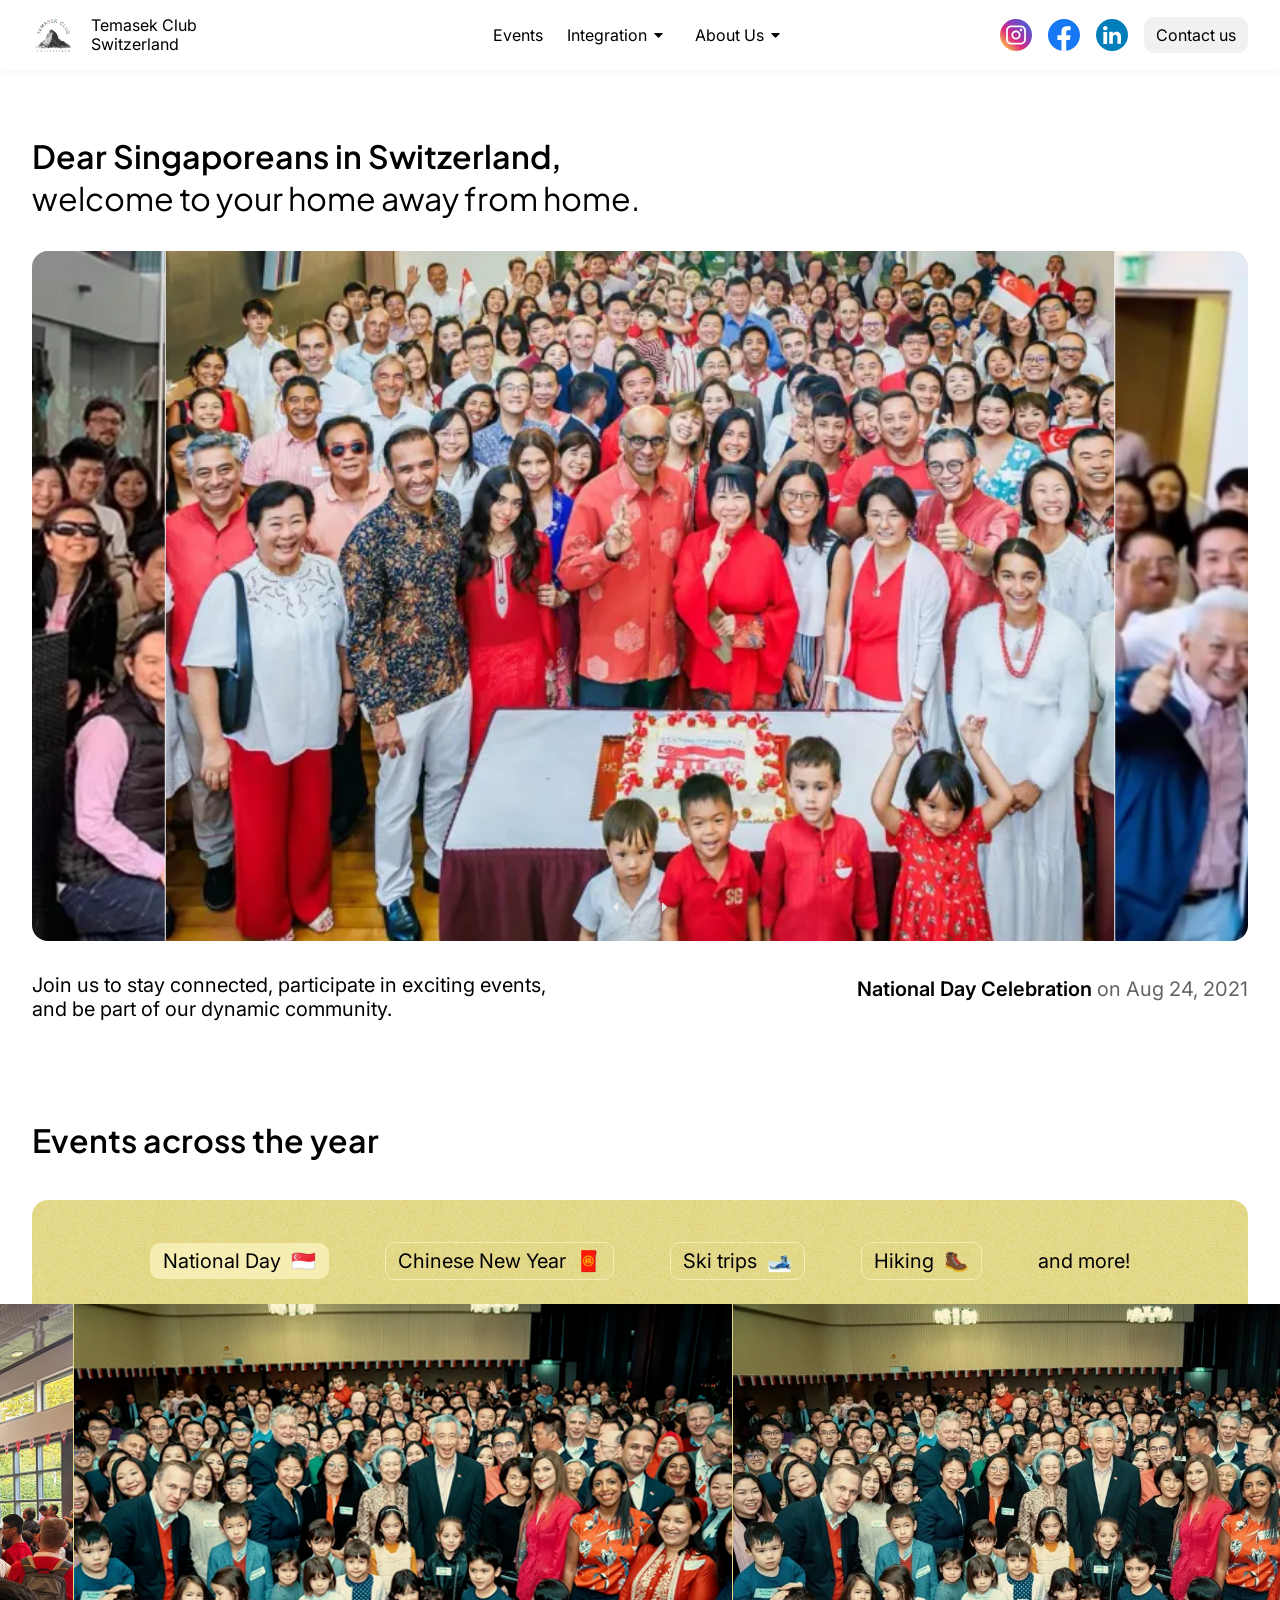
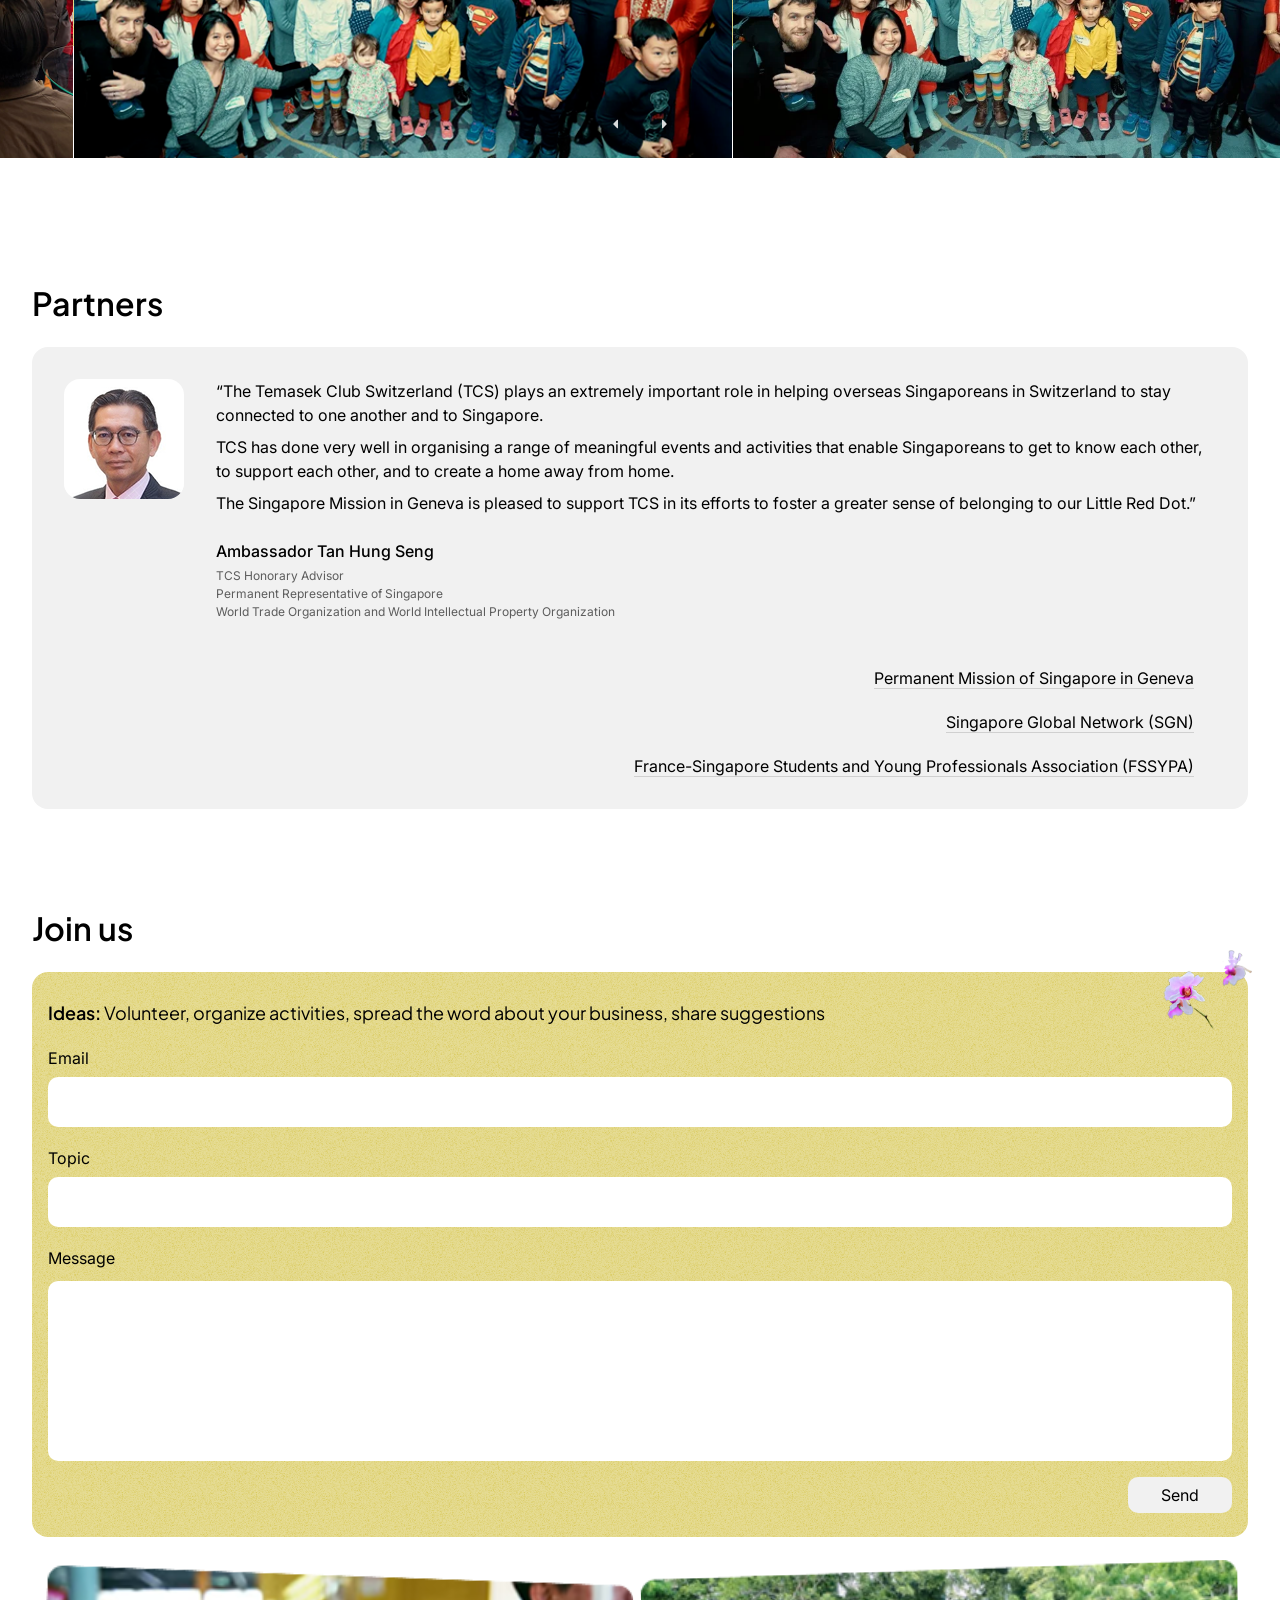
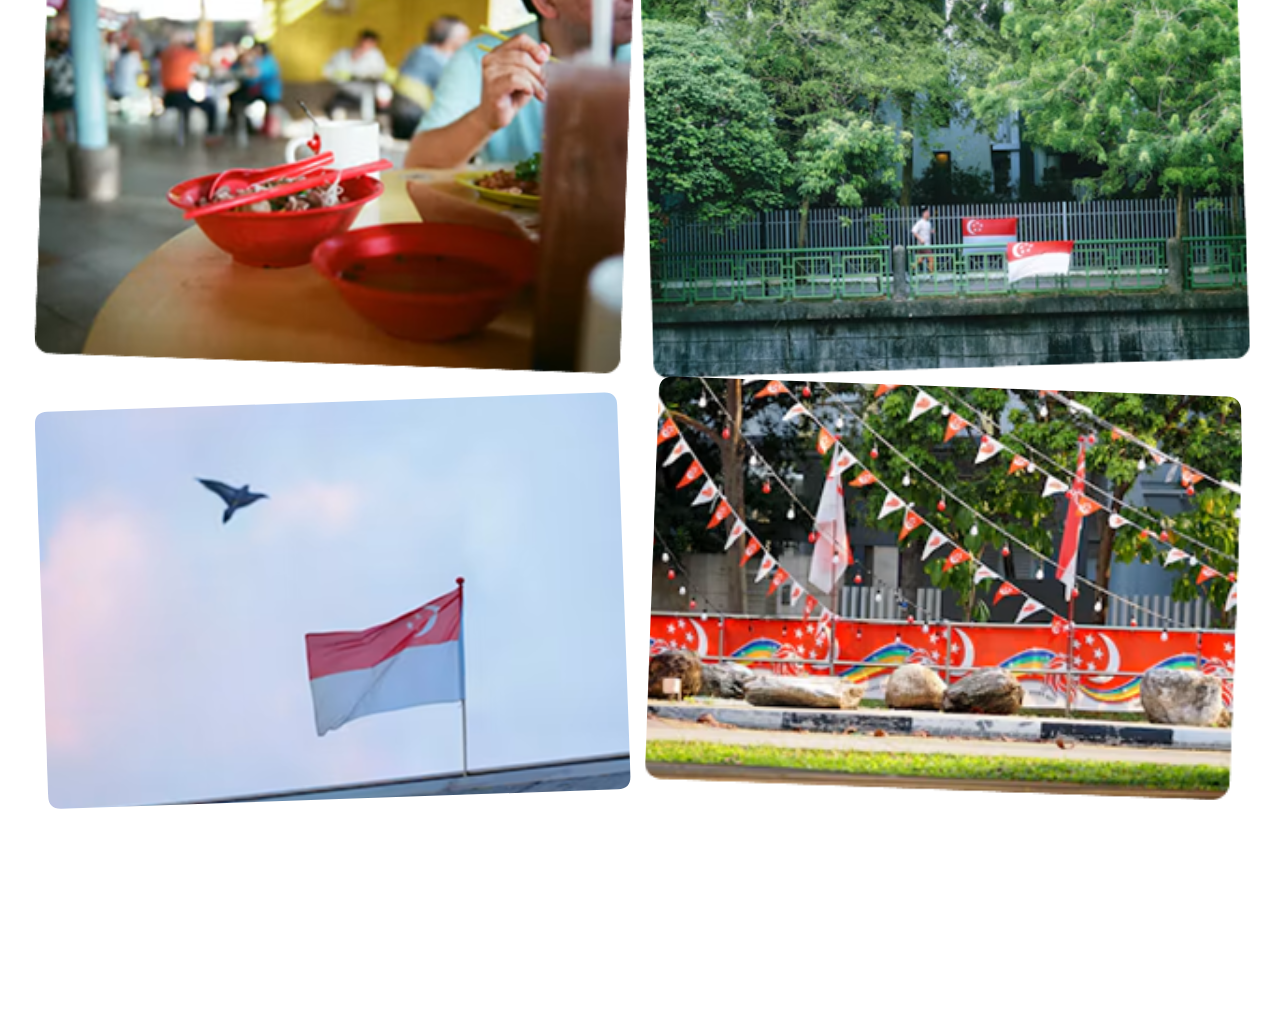
<file: index.html>
<!doctype html>
<html lang="en">
<head>
  <meta charset="utf-8">
  <meta name="viewport" content="width=device-width, initial-scale=1">
  <title>Temasek Club Switzerland</title>
  <meta name="description" content="Temasek Club Switzerland: the community for Singaporeans in Switzerland. Events, team, sponsors and ways to get involved.">
  <link rel="icon" href="assets/logo.webp" type="image/webp">
  <link rel="preconnect" href="https://fonts.googleapis.com">
  <link rel="preconnect" href="https://fonts.gstatic.com" crossorigin>
  <link href="https://fonts.googleapis.com/css2?family=Inter:wght@400;500;600&family=Plus+Jakarta+Sans:wght@400;500;600&display=swap" rel="stylesheet">
  <script src="config.js?v=20261199"></script>
  <script src="content-loader.js?v=20261199"></script>
  <link rel="stylesheet" href="styles.css?v=20261199">
</head>
<body data-page="home">
  <div class="page">
  <svg width="0" height="0" style="position:absolute" aria-hidden="true" focusable="false">
    <defs>
      <clipPath id="clip-flag" clipPathUnits="objectBoundingBox"><path d="M0.0083,0.2591 Q0.0077,0.2428 0.0291,0.2424 L0.9508,0.2259 Q0.9722,0.2255 0.9727,0.2418 L0.9877,0.7090 Q0.9882,0.7253 0.9668,0.7256 L0.0452,0.7421 Q0.0238,0.7425 0.0233,0.7263 Z"/></clipPath>
      <clipPath id="clip-bunting-d" clipPathUnits="objectBoundingBox"><path d="M0.0286,0.0781 Q0.0295,0.0493 0.0542,0.0504 L0.9690,0.0886 Q0.9937,0.0896 0.9928,0.1184 L1,1 L0,1 Z"/></clipPath>
      <clipPath id="clip-bunting-m" clipPathUnits="objectBoundingBox"><path d="M0.0244,0.2139 Q0.0253,0.1852 0.0500,0.1862 L0.9647,0.2244 Q0.9895,0.2255 0.9886,0.2542 L1,1 L0,1 Z"/></clipPath>
    </defs>
  </svg>


    <!-- Header (node 0:7) -->
    <header class="header">
      <a class="brand" href="index.html">
        <img class="brand__logo" src="assets/logo.webp" alt="">
        <span class="brand__name">Temasek Club<br>Switzerland</span>
      </a>

      <div class="header__sheet" id="header-sheet">
      <nav class="nav" aria-label="Main">
        <a class="nav__link" href="events.html">Events</a>
        <button class="nav__link nav__trigger" type="button" data-menu="integration" aria-expanded="false" aria-controls="menu-integration">Integration <img src="assets/chevron.svg" alt=""></button>
        <a class="nav__link nav__trigger" href="about.html" data-menu="about" aria-expanded="false" aria-controls="menu-about">About Us <img src="assets/chevron.svg" alt=""></a>
      </nav>

      <!-- Expanding menu panels -->
      <div class="menu" id="menu-integration" data-menu="integration">
        <div class="menu__inner">
          <ul class="menu__options">
            <li><a href="life-in-switzerland.html">Life in Switzerland</a></li>
            <li><a href="local-businesses.html">Local Businesses</a></li>
          </ul>
        </div>
      </div>
      <div class="menu" id="menu-about" data-menu="about">
        <div class="menu__inner">
          <ul class="menu__options">
            <li><a href="team.html">Team</a></li>
            <li><a href="sponsors.html">Sponsors</a></li>
            <li><a href="agm.html">Annual General Meeting Docs</a></li>
          </ul>
        </div>
      </div>
      <div class="menu-overlay" aria-hidden="true"></div>
        <!-- mobile only: social links and the contact button live in the menu sheet -->
        <div class="sheet__socials">
          <a href="https://www.instagram.com/temasekclubswitzerland/" aria-label="Instagram" target="_blank" rel="noopener"><img src="assets/icon-instagram.svg" alt=""></a>
          <a href="https://www.facebook.com/groups/TemasekClubSwitzerland" aria-label="Facebook" target="_blank" rel="noopener"><img src="assets/icon-facebook.svg" alt=""></a>
          <a href="https://www.linkedin.com/company/temasek-club-switzerland/" aria-label="LinkedIn" target="_blank" rel="noopener"><img src="assets/icon-linkedin.svg" alt=""></a>
        </div>
        <a class="btn sheet__cta" href="#join">Contact us</a>
      </div>

      <div class="header__right">
        <div class="socials">
          <a href="https://www.instagram.com/temasekclubswitzerland/" aria-label="Instagram" target="_blank" rel="noopener" aria-describedby="tip-instagram"><img src="assets/icon-instagram.svg" alt=""><span class="tip" role="tooltip" id="tip-instagram">Event highlights, behind-the-scenes content, and stories</span></a>
          <a href="https://www.facebook.com/groups/TemasekClubSwitzerland" aria-label="Facebook" target="_blank" rel="noopener" aria-describedby="tip-facebook"><img src="assets/icon-facebook.svg" alt=""><span class="tip" role="tooltip" id="tip-facebook">Event updates, community news, and announcements</span></a>
          <a href="https://www.linkedin.com/company/temasek-club-switzerland/" aria-label="LinkedIn" target="_blank" rel="noopener" aria-describedby="tip-linkedin"><img src="assets/icon-linkedin.svg" alt=""><span class="tip" role="tooltip" id="tip-linkedin">Professional networking opportunities, career-related news, and initiative updates</span></a>
        </div>
        <a class="btn" href="#join">Contact us</a>
        <div class="hop" aria-hidden="true"><img class="hop__flag hop__sg" src="assets/flag-sg.svg" alt=""><img class="hop__flag hop__ch" src="assets/flag-ch.svg" alt=""></div>
        <button class="nav__toggle" type="button" aria-label="Menu" aria-expanded="false" aria-controls="header-sheet"><span></span><span></span></button>
      </div>
    </header>

    <main class="main">

      <!-- Hero (node 0:46) -->
      <section class="hero">
        <h1 class="hero__title">
          <strong>Dear Singaporeans in Switzerland,</strong><br>
          welcome to your home away from home.
        </h1>

        <div class="carousel" data-tcs tabindex="0" role="region" aria-roledescription="carousel" aria-label="Community photos"
             data-images="assets/hero-1.webp,assets/hero-4.webp,assets/hero-5.webp,assets/hero-6.webp"
             data-captions='[{"title": "National Day Celebration", "date": "on Aug 24, 2021"}, {"title": "National Day Lunch", "date": "on Aug 12, 2023"}, {"title": "Community Dinner", "date": "on Nov 9, 2024"}, {"title": "Community Meet-up", "date": "on Mar 15, 2025"}]'>
          <div class="carousel__stage"></div>
          <div class="carousel__dots" role="tablist" aria-label="Choose photo"></div>
          <div class="carousel__controls"><button class="ctrl" type="button" data-dir="-1" aria-label="Previous photo"><span class="caret" aria-hidden="true"></span></button><button class="ctrl" type="button" data-dir="1" aria-label="Next photo"><span class="caret" aria-hidden="true"></span></button></div>
        </div>

        <div class="hero__caption">
          <p class="hero__lead">Join us to stay connected, participate in exciting&nbsp;events,<br class="hero__break"> and be part of our dynamic community.</p>
          <p class="hero__photo-caption" data-tcs aria-live="polite"><strong>National Day Celebration</strong> on Aug 24, 2021</p>
        </div>
      </section>

      <!-- Events (node 0:59) -->
      <section class="events" id="events">
        <h2 class="section-title">Events across the year</h2>

        <div class="events__panel" data-tcs>
          <div class="chips" role="tablist" aria-label="Event types">
            <button class="chip chip--active" role="tab" type="button" data-event="national-day" aria-selected="true">National Day&nbsp; 🇸🇬</button>
            <button class="chip" role="tab" type="button" data-event="cny" aria-selected="false">Chinese New Year&nbsp; 🧧</button>
            <button class="chip" role="tab" type="button" data-event="ski" aria-selected="false">Ski trips&nbsp; 🎿</button>
            <button class="chip" role="tab" type="button" data-event="hiking" aria-selected="false">Hiking&nbsp; 🥾</button>
            <span class="chips__more">and more!</span>
          </div>

          <!-- strip of photos: slides to the left as the page is scrolled down (events-scroll.js) -->
          <div class="events__images" tabindex="0" aria-label="Event photos" role="tabpanel">
            <img class="events__img-portrait" src="assets/events-strip-1.png" alt="">
            <img class="events__img-wide" src="assets/events-strip-2.png" alt="">
            <img class="events__img-wide" src="assets/hero-5.webp" alt="">
            <img class="events__img-wide" src="assets/hero-6.webp" alt="">
          </div>
          <div class="strip-controls"><button class="ctrl" type="button" data-dir="-1" aria-label="Previous photos"><span class="caret" aria-hidden="true"></span></button><button class="ctrl" type="button" data-dir="1" aria-label="Next photos"><span class="caret" aria-hidden="true"></span></button></div>
          <template id="photos-cny">
            <img class="events__img-portrait" src="assets/placeholder-cny-1.svg" alt="">
            <img class="events__img-wide" src="assets/placeholder-cny-2.svg" alt="">
            <img class="events__img-wide" src="assets/placeholder-cny-3.svg" alt="">
            <img class="events__img-wide" src="assets/placeholder-cny-4.svg" alt="">
          </template>
          <template id="photos-ski">
            <img class="events__img-portrait" src="assets/placeholder-ski-1.svg" alt="">
            <img class="events__img-wide" src="assets/placeholder-ski-2.svg" alt="">
            <img class="events__img-wide" src="assets/placeholder-ski-3.svg" alt="">
            <img class="events__img-wide" src="assets/placeholder-ski-4.svg" alt="">
          </template>
          <template id="photos-hiking">
            <img class="events__img-portrait" src="assets/placeholder-hiking-1.svg" alt="">
            <img class="events__img-wide" src="assets/placeholder-hiking-2.svg" alt="">
            <img class="events__img-wide" src="assets/placeholder-hiking-3.svg" alt="">
            <img class="events__img-wide" src="assets/placeholder-hiking-4.svg" alt="">
          </template>
        </div>
      </section>

      <!-- Partners (node 0:79) -->
      <section class="partners">
        <h2 class="section-title">Partners</h2>

        <div class="partners__card" data-tcs>
          <div class="partners__quote">
            <img class="partners__avatar" src="assets/ambassador.png" alt="Ambassador Tan Hung Seng">
            <div class="partners__text">
              <div class="partners__body">
                <p>“The Temasek Club Switzerland (TCS) plays an extremely important role in helping overseas Singaporeans in Switzerland to stay connected to one another and to Singapore.</p>
                <p>TCS has done very well in organising a range of meaningful events and activities that enable Singaporeans to get to know each other, to support each other, and to create a home away from home.</p>
                <p>The Singapore Mission in Geneva is pleased to support TCS in its efforts to foster a greater sense of belonging to our Little Red Dot.”</p>
              </div>
              <div class="partners__author">
                <p class="partners__name">Ambassador Tan Hung Seng</p>
                <p class="partners__role">TCS Honorary Advisor<br>Permanent Representative of Singapore<br>World Trade Organization and World Intellectual Property Organization</p>
              </div>
            </div>
          </div>


          <ul class="partners__links">
            <li><a href="https://www.mfa.gov.sg/overseas-mission/geneva-wto" target="_blank" rel="noopener">Permanent Mission of Singapore in Geneva</a><span class="arrow" aria-hidden="true">↗</span></li>
            <li><a href="https://singaporeglobalnetwork.gov.sg/" target="_blank" rel="noopener">Singapore Global Network (SGN)</a><span class="arrow" aria-hidden="true">↗</span></li>
            <li><a href="https://www.facebook.com/groups/FSSYPA" target="_blank" rel="noopener">France-Singapore Students and Young Professionals Association (FSSYPA)</a><span class="arrow" aria-hidden="true">↗</span></li>
          </ul>
        </div>
      </section>
    </main>

    <!-- Join us (node 0:106) -->
    <section class="join" id="join">
      <div class="join__inner">

        <!-- photo collage sits below the panel (first in layer order) -->
        <div class="collage" aria-hidden="true">
          <div class="collage__item collage__item--12"><img src="assets/collage-9.png" alt=""></div>
          <div class="collage__item collage__item--10"><img src="assets/collage-8.png" alt=""></div>
          <div class="collage__item collage__item--8"><img src="assets/collage-12.png" alt=""></div>
          <div class="collage__item collage__item--9"><img src="assets/collage-10.png" alt=""></div>
        </div>

        <h2 class="section-title join__title">Join us</h2>

        <form class="join__panel" action="#" method="post">
          <p class="join__ideas" data-tcs><strong>Ideas:</strong> Volunteer, organize activities, spread the word about your business, share suggestions</p>

          <div class="join__fields">
            <label class="field">
              <span>Email</span>
              <input type="email" name="email" required>
            </label>
            <label class="field">
              <span>Topic</span>
              <input type="text" name="topic" maxlength="120" autocomplete="off" required>
            </label>
            <label class="field field--message">
              <span>Message</span>
              <textarea name="message" required></textarea>
            </label>
          </div>

          <button class="btn join__send" type="submit">Send</button>

          <div class="join__orchid"><img src="assets/orchid.png" alt=""></div>
        </form>
      </div>
    </section>

  </div>
  <script src="carousel.js?v=20261199"></script>
  <script src="hero-caption.js?v=20261199"></script>
  <script src="nav.js?v=20261199"></script>
  <script src="button-wave.js?v=20261199"></script>
  <script src="events-scroll.js?v=20261199"></script>
  <script src="events-tabs.js?v=20261199"></script>
  <script src="form.js?v=20261199"></script>
  <script src="content-render.js?v=20261199"></script>
</body>
</html>
</file>
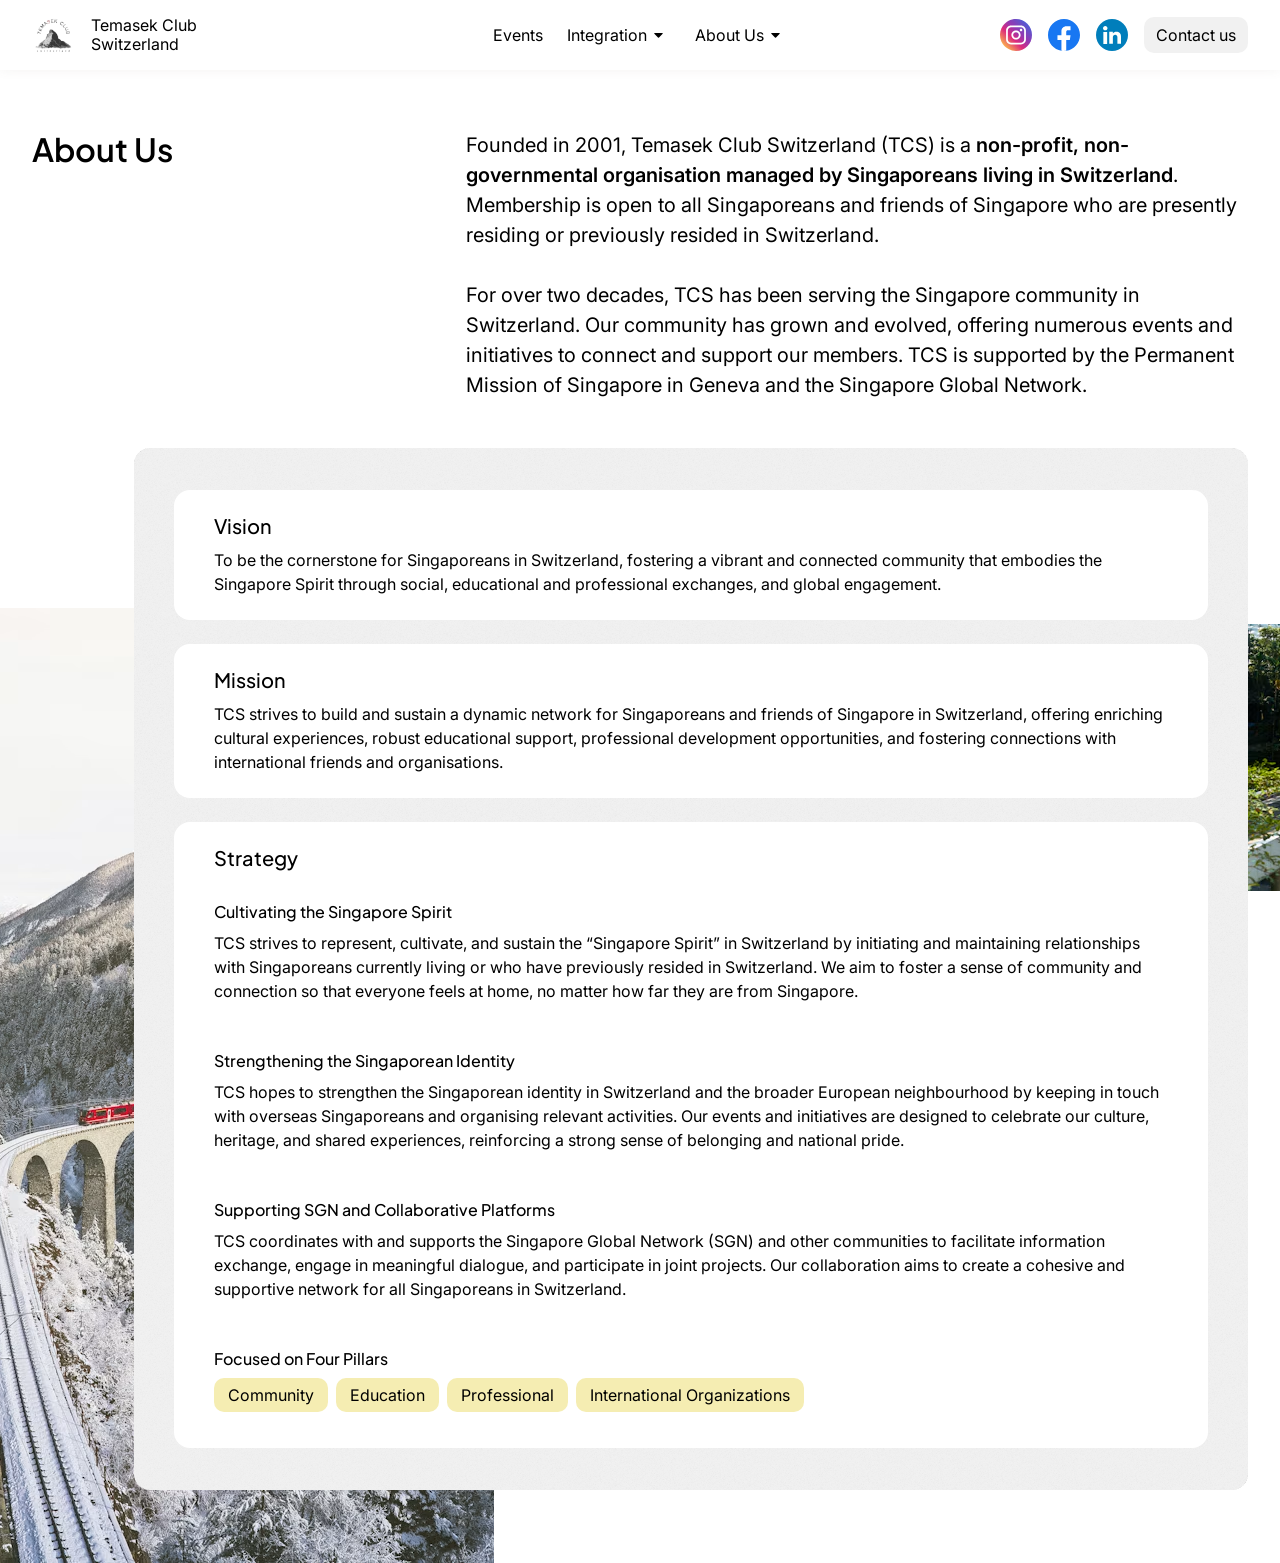
<file: about.html>
<!doctype html>
<html lang="en">
<head>
  <meta charset="utf-8">
  <meta name="viewport" content="width=device-width, initial-scale=1">
  <title>About Us — Temasek Club Switzerland</title>
  <meta name="description" content="About Temasek Club Switzerland: our vision, mission and strategy.">
  <link rel="icon" href="assets/logo.webp" type="image/webp">
  <link rel="preconnect" href="https://fonts.googleapis.com">
  <link rel="preconnect" href="https://fonts.gstatic.com" crossorigin>
  <link href="https://fonts.googleapis.com/css2?family=Inter:wght@400;500;600&family=Plus+Jakarta+Sans:wght@400;500;600&display=swap" rel="stylesheet">
  <script src="config.js?v=20261199"></script>
  <script src="content-loader.js?v=20261199"></script>
  <link rel="stylesheet" href="styles.css?v=20261199">
</head>
<body data-page="about">
  <div class="page page--about">
    <!-- decorative photos, behind the content -->
    <img class="about__deco about__deco--train" src="assets/about-train.png" alt="">
    <img class="about__deco about__deco--greenhouse" src="assets/about-greenhouse.png" alt="">

    <!-- Header (node 0:7) -->
    <header class="header">
      <a class="brand" href="index.html">
        <img class="brand__logo" src="assets/logo.webp" alt="">
        <span class="brand__name">Temasek Club<br>Switzerland</span>
      </a>

      <div class="header__sheet" id="header-sheet">
      <nav class="nav" aria-label="Main">
        <a class="nav__link" href="events.html">Events</a>
        <button class="nav__link nav__trigger" type="button" data-menu="integration" aria-expanded="false" aria-controls="menu-integration">Integration <img src="assets/chevron.svg" alt=""></button>
        <a class="nav__link nav__trigger" href="about.html" data-menu="about" aria-expanded="false" aria-controls="menu-about">About Us <img src="assets/chevron.svg" alt=""></a>
      </nav>

      <!-- Expanding menu panels -->
      <div class="menu" id="menu-integration" data-menu="integration">
        <div class="menu__inner">
          <ul class="menu__options">
            <li><a href="life-in-switzerland.html">Life in Switzerland</a></li>
            <li><a href="local-businesses.html">Local Businesses</a></li>
          </ul>
        </div>
      </div>
      <div class="menu" id="menu-about" data-menu="about">
        <div class="menu__inner">
          <ul class="menu__options">
            <li><a href="team.html">Team</a></li>
            <li><a href="sponsors.html">Sponsors</a></li>
            <li><a href="agm.html">Annual General Meeting Docs</a></li>
          </ul>
        </div>
      </div>
      <div class="menu-overlay" aria-hidden="true"></div>
        <!-- mobile only: social links and the contact button live in the menu sheet -->
        <div class="sheet__socials">
          <a href="https://www.instagram.com/temasekclubswitzerland/" aria-label="Instagram" target="_blank" rel="noopener"><img src="assets/icon-instagram.svg" alt=""></a>
          <a href="https://www.facebook.com/groups/TemasekClubSwitzerland" aria-label="Facebook" target="_blank" rel="noopener"><img src="assets/icon-facebook.svg" alt=""></a>
          <a href="https://www.linkedin.com/company/temasek-club-switzerland/" aria-label="LinkedIn" target="_blank" rel="noopener"><img src="assets/icon-linkedin.svg" alt=""></a>
        </div>
        <a class="btn sheet__cta" href="index.html#join">Contact us</a>
      </div>

      <div class="header__right">
        <div class="socials">
          <a href="https://www.instagram.com/temasekclubswitzerland/" aria-label="Instagram" target="_blank" rel="noopener" aria-describedby="tip-instagram"><img src="assets/icon-instagram.svg" alt=""><span class="tip" role="tooltip" id="tip-instagram">Event highlights, behind-the-scenes content, and stories</span></a>
          <a href="https://www.facebook.com/groups/TemasekClubSwitzerland" aria-label="Facebook" target="_blank" rel="noopener" aria-describedby="tip-facebook"><img src="assets/icon-facebook.svg" alt=""><span class="tip" role="tooltip" id="tip-facebook">Event updates, community news, and announcements</span></a>
          <a href="https://www.linkedin.com/company/temasek-club-switzerland/" aria-label="LinkedIn" target="_blank" rel="noopener" aria-describedby="tip-linkedin"><img src="assets/icon-linkedin.svg" alt=""><span class="tip" role="tooltip" id="tip-linkedin">Professional networking opportunities, career-related news, and initiative updates</span></a>
        </div>
        <a class="btn" href="index.html#join">Contact us</a>
        <div class="hop" aria-hidden="true"><img class="hop__flag hop__sg" src="assets/flag-sg.svg" alt=""><img class="hop__flag hop__ch" src="assets/flag-ch.svg" alt=""></div>
        <button class="nav__toggle" type="button" aria-label="Menu" aria-expanded="false" aria-controls="header-sheet"><span></span><span></span></button>
      </div>
    </header>

    <main class="main main--about">

      <section class="about-intro">
        <h1 class="section-title">About Us</h1>
        <div class="about-intro__text" data-tcs>
          <p>Founded in 2001, Temasek Club Switzerland (TCS) is a <strong>non-profit, non-governmental organisation managed by Singaporeans living in Switzerland</strong>. Membership is open to all Singaporeans and friends of Singapore who are presently residing or previously resided in Switzerland.</p>
          <p>For over two decades, TCS has been serving the Singapore community in Switzerland. Our community has grown and evolved, offering numerous events and initiatives to connect and support our members. TCS is supported by the Permanent Mission of Singapore in Geneva and the Singapore Global Network.</p>
        </div>
      </section>

      <section class="about-panel" data-tcs>
        <article class="about-card" data-about="vision">
          <h2>Vision</h2>
          <p>To be the cornerstone for Singaporeans in Switzerland, fostering a vibrant and connected community that embodies the Singapore Spirit through social, educational and professional exchanges, and global engagement.</p>
        </article>
        <article class="about-card" data-about="mission">
          <h2>Mission</h2>
          <p>TCS strives to build and sustain a dynamic network for Singaporeans and friends of Singapore in Switzerland, offering enriching cultural experiences, robust educational support, professional development opportunities, and fostering connections with international friends and organisations.</p>
        </article>
        <article class="about-card about-card--strategy" data-about="strategy">
          <h2>Strategy</h2>
          <div class="strategy__item">
            <h4>Cultivating the Singapore Spirit</h4>
            <p>TCS strives to represent, cultivate, and sustain the “Singapore Spirit” in Switzerland by initiating and maintaining relationships with Singaporeans currently living or who have previously resided in Switzerland. We aim to foster a sense of community and connection so that everyone feels at home, no matter how far they are from Singapore.</p>
          </div>
          <div class="strategy__item">
            <h4>Strengthening the Singaporean Identity</h4>
            <p>TCS hopes to strengthen the Singaporean identity in Switzerland and the broader European neighbourhood by keeping in touch with overseas Singaporeans and organising relevant activities. Our events and initiatives are designed to celebrate our culture, heritage, and shared experiences, reinforcing a strong sense of belonging and national pride.</p>
          </div>
          <div class="strategy__item">
            <h4>Supporting SGN and Collaborative Platforms</h4>
            <p>TCS coordinates with and supports the Singapore Global Network (SGN) and other communities to facilitate information exchange, engage in meaningful dialogue, and participate in joint projects. Our collaboration aims to create a cohesive and supportive network for all Singaporeans in Switzerland.</p>
          </div>
          <div class="strategy__item">
            <h4>Focused on Four Pillars</h4>
            <p>Community, Education, Professional, and International Organizations</p>
          </div>
        </article>
      </section>
    </main>
  </div>
  <script src="nav.js?v=20261199"></script>
  <script src="button-wave.js?v=20261199"></script>
  <script src="form.js?v=20261199"></script>
  <script src="pillars.js?v=20261199"></script>
  <script src="scroll-reveal.js?v=20261199"></script>
  <script src="content-render.js?v=20261199"></script>
</body>
</html>
</file>
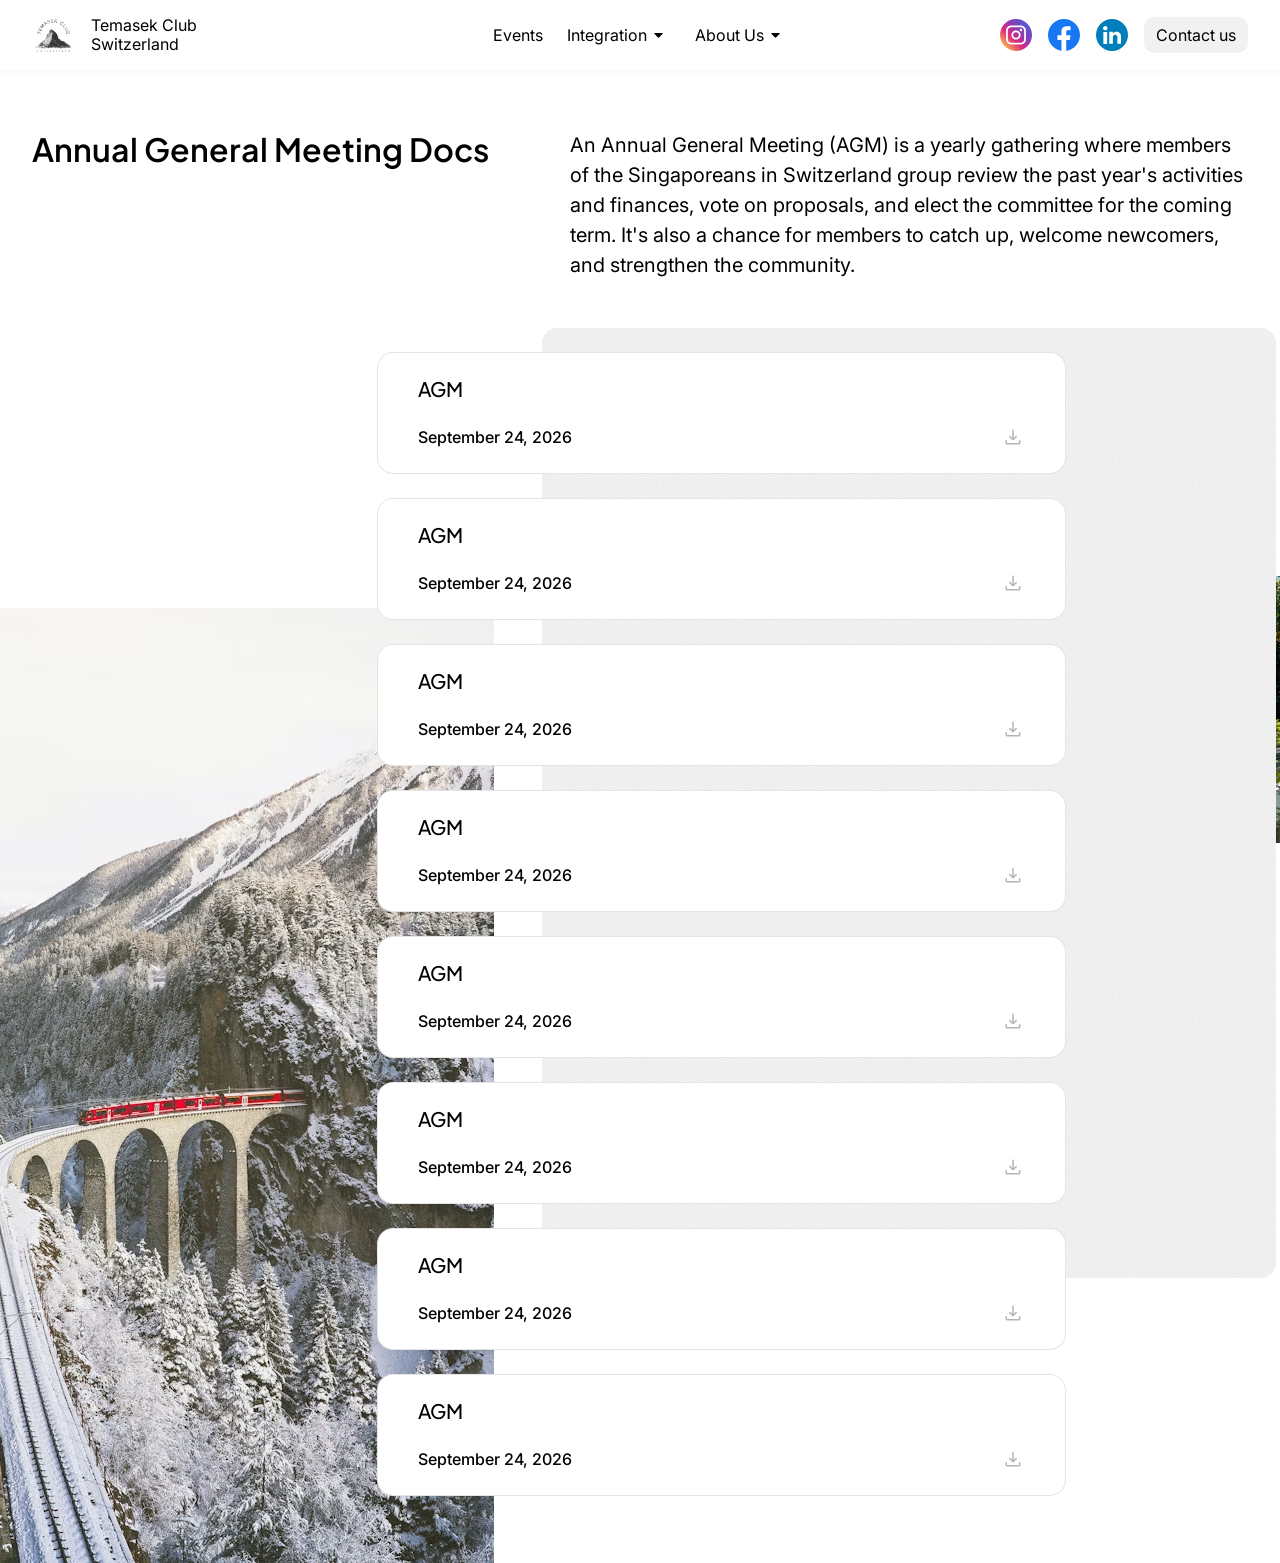
<file: agm.html>
<!doctype html>
<html lang="en">
<head>
  <meta charset="utf-8">
  <meta name="viewport" content="width=device-width, initial-scale=1">
  <title>Annual General Meeting Docs — Temasek Club Switzerland</title>
  <meta name="description" content="Annual General Meeting documents of Temasek Club Switzerland.">
  <link rel="icon" href="assets/logo.webp" type="image/webp">
  <link rel="preconnect" href="https://fonts.googleapis.com">
  <link rel="preconnect" href="https://fonts.gstatic.com" crossorigin>
  <link href="https://fonts.googleapis.com/css2?family=Inter:wght@400;500;600&family=Plus+Jakarta+Sans:wght@400;500;600&display=swap" rel="stylesheet">
  <script src="config.js?v=20261199"></script>
  <script src="content-loader.js?v=20261199"></script>
  <link rel="stylesheet" href="styles.css?v=20261199">
</head>
<body data-page="agm">
  <div class="page page--about">
    <!-- decorative photos, behind the content -->
    <img class="about__deco about__deco--train" src="assets/about-train.png" alt="">
    <img class="about__deco about__deco--greenhouse about__deco--agm" src="assets/about-greenhouse.png" alt="">

    <!-- Header (node 0:7) -->
    <header class="header">
      <a class="brand" href="index.html">
        <img class="brand__logo" src="assets/logo.webp" alt="">
        <span class="brand__name">Temasek Club<br>Switzerland</span>
      </a>

      <div class="header__sheet" id="header-sheet">
      <nav class="nav" aria-label="Main">
        <a class="nav__link" href="events.html">Events</a>
        <button class="nav__link nav__trigger" type="button" data-menu="integration" aria-expanded="false" aria-controls="menu-integration">Integration <img src="assets/chevron.svg" alt=""></button>
        <a class="nav__link nav__trigger" href="about.html" data-menu="about" aria-expanded="false" aria-controls="menu-about">About Us <img src="assets/chevron.svg" alt=""></a>
      </nav>

      <!-- Expanding menu panels -->
      <div class="menu" id="menu-integration" data-menu="integration">
        <div class="menu__inner">
          <ul class="menu__options">
            <li><a href="life-in-switzerland.html">Life in Switzerland</a></li>
            <li><a href="local-businesses.html">Local Businesses</a></li>
          </ul>
        </div>
      </div>
      <div class="menu" id="menu-about" data-menu="about">
        <div class="menu__inner">
          <ul class="menu__options">
            <li><a href="team.html">Team</a></li>
            <li><a href="sponsors.html">Sponsors</a></li>
            <li><a href="agm.html">Annual General Meeting Docs</a></li>
          </ul>
        </div>
      </div>
      <div class="menu-overlay" aria-hidden="true"></div>
        <!-- mobile only: social links and the contact button live in the menu sheet -->
        <div class="sheet__socials">
          <a href="https://www.instagram.com/temasekclubswitzerland/" aria-label="Instagram" target="_blank" rel="noopener"><img src="assets/icon-instagram.svg" alt=""></a>
          <a href="https://www.facebook.com/groups/TemasekClubSwitzerland" aria-label="Facebook" target="_blank" rel="noopener"><img src="assets/icon-facebook.svg" alt=""></a>
          <a href="https://www.linkedin.com/company/temasek-club-switzerland/" aria-label="LinkedIn" target="_blank" rel="noopener"><img src="assets/icon-linkedin.svg" alt=""></a>
        </div>
        <a class="btn sheet__cta" href="index.html#join">Contact us</a>
      </div>

      <div class="header__right">
        <div class="socials">
          <a href="https://www.instagram.com/temasekclubswitzerland/" aria-label="Instagram" target="_blank" rel="noopener" aria-describedby="tip-instagram"><img src="assets/icon-instagram.svg" alt=""><span class="tip" role="tooltip" id="tip-instagram">Event highlights, behind-the-scenes content, and stories</span></a>
          <a href="https://www.facebook.com/groups/TemasekClubSwitzerland" aria-label="Facebook" target="_blank" rel="noopener" aria-describedby="tip-facebook"><img src="assets/icon-facebook.svg" alt=""><span class="tip" role="tooltip" id="tip-facebook">Event updates, community news, and announcements</span></a>
          <a href="https://www.linkedin.com/company/temasek-club-switzerland/" aria-label="LinkedIn" target="_blank" rel="noopener" aria-describedby="tip-linkedin"><img src="assets/icon-linkedin.svg" alt=""><span class="tip" role="tooltip" id="tip-linkedin">Professional networking opportunities, career-related news, and initiative updates</span></a>
        </div>
        <a class="btn" href="index.html#join">Contact us</a>
        <div class="hop" aria-hidden="true"><img class="hop__flag hop__sg" src="assets/flag-sg.svg" alt=""><img class="hop__flag hop__ch" src="assets/flag-ch.svg" alt=""></div>
        <button class="nav__toggle" type="button" aria-label="Menu" aria-expanded="false" aria-controls="header-sheet"><span></span><span></span></button>
      </div>
    </header>

    <main class="main main--about">

      <section class="agm-intro">
        <h1 class="section-title">Annual General Meeting Docs</h1>
        <p>An Annual General Meeting (AGM) is a yearly gathering where members of the Singaporeans in Switzerland group review the past year's activities and finances, vote on proposals, and elect the committee for the coming term. It's also a chance for members to catch up, welcome newcomers, and strengthen the community.</p>
      </section>

      <section class="doc-list" data-tcs>
          <article class="doc-card">
            <h2>AGM</h2>
            <a class="doc-card__row" href="#">
              <span>September 24, 2026</span>
              <img src="assets/icon-download.svg" alt="Download">
            </a>
          </article>
          <article class="doc-card">
            <h2>AGM</h2>
            <a class="doc-card__row" href="#">
              <span>September 24, 2026</span>
              <img src="assets/icon-download.svg" alt="Download">
            </a>
          </article>
          <article class="doc-card">
            <h2>AGM</h2>
            <a class="doc-card__row" href="#">
              <span>September 24, 2026</span>
              <img src="assets/icon-download.svg" alt="Download">
            </a>
          </article>
          <article class="doc-card">
            <h2>AGM</h2>
            <a class="doc-card__row" href="#">
              <span>September 24, 2026</span>
              <img src="assets/icon-download.svg" alt="Download">
            </a>
          </article>
          <article class="doc-card">
            <h2>AGM</h2>
            <a class="doc-card__row" href="#">
              <span>September 24, 2026</span>
              <img src="assets/icon-download.svg" alt="Download">
            </a>
          </article>
          <article class="doc-card">
            <h2>AGM</h2>
            <a class="doc-card__row" href="#">
              <span>September 24, 2026</span>
              <img src="assets/icon-download.svg" alt="Download">
            </a>
          </article>
          <article class="doc-card">
            <h2>AGM</h2>
            <a class="doc-card__row" href="#">
              <span>September 24, 2026</span>
              <img src="assets/icon-download.svg" alt="Download">
            </a>
          </article>
          <article class="doc-card">
            <h2>AGM</h2>
            <a class="doc-card__row" href="#">
              <span>September 24, 2026</span>
              <img src="assets/icon-download.svg" alt="Download">
            </a>
          </article>
      </section>
    </main>
  </div>
  <script src="nav.js?v=20261199"></script>
  <script src="button-wave.js?v=20261199"></script>
  <script src="form.js?v=20261199"></script>
  <script src="content-render.js?v=20261199"></script>
</body>
</html>
</file>
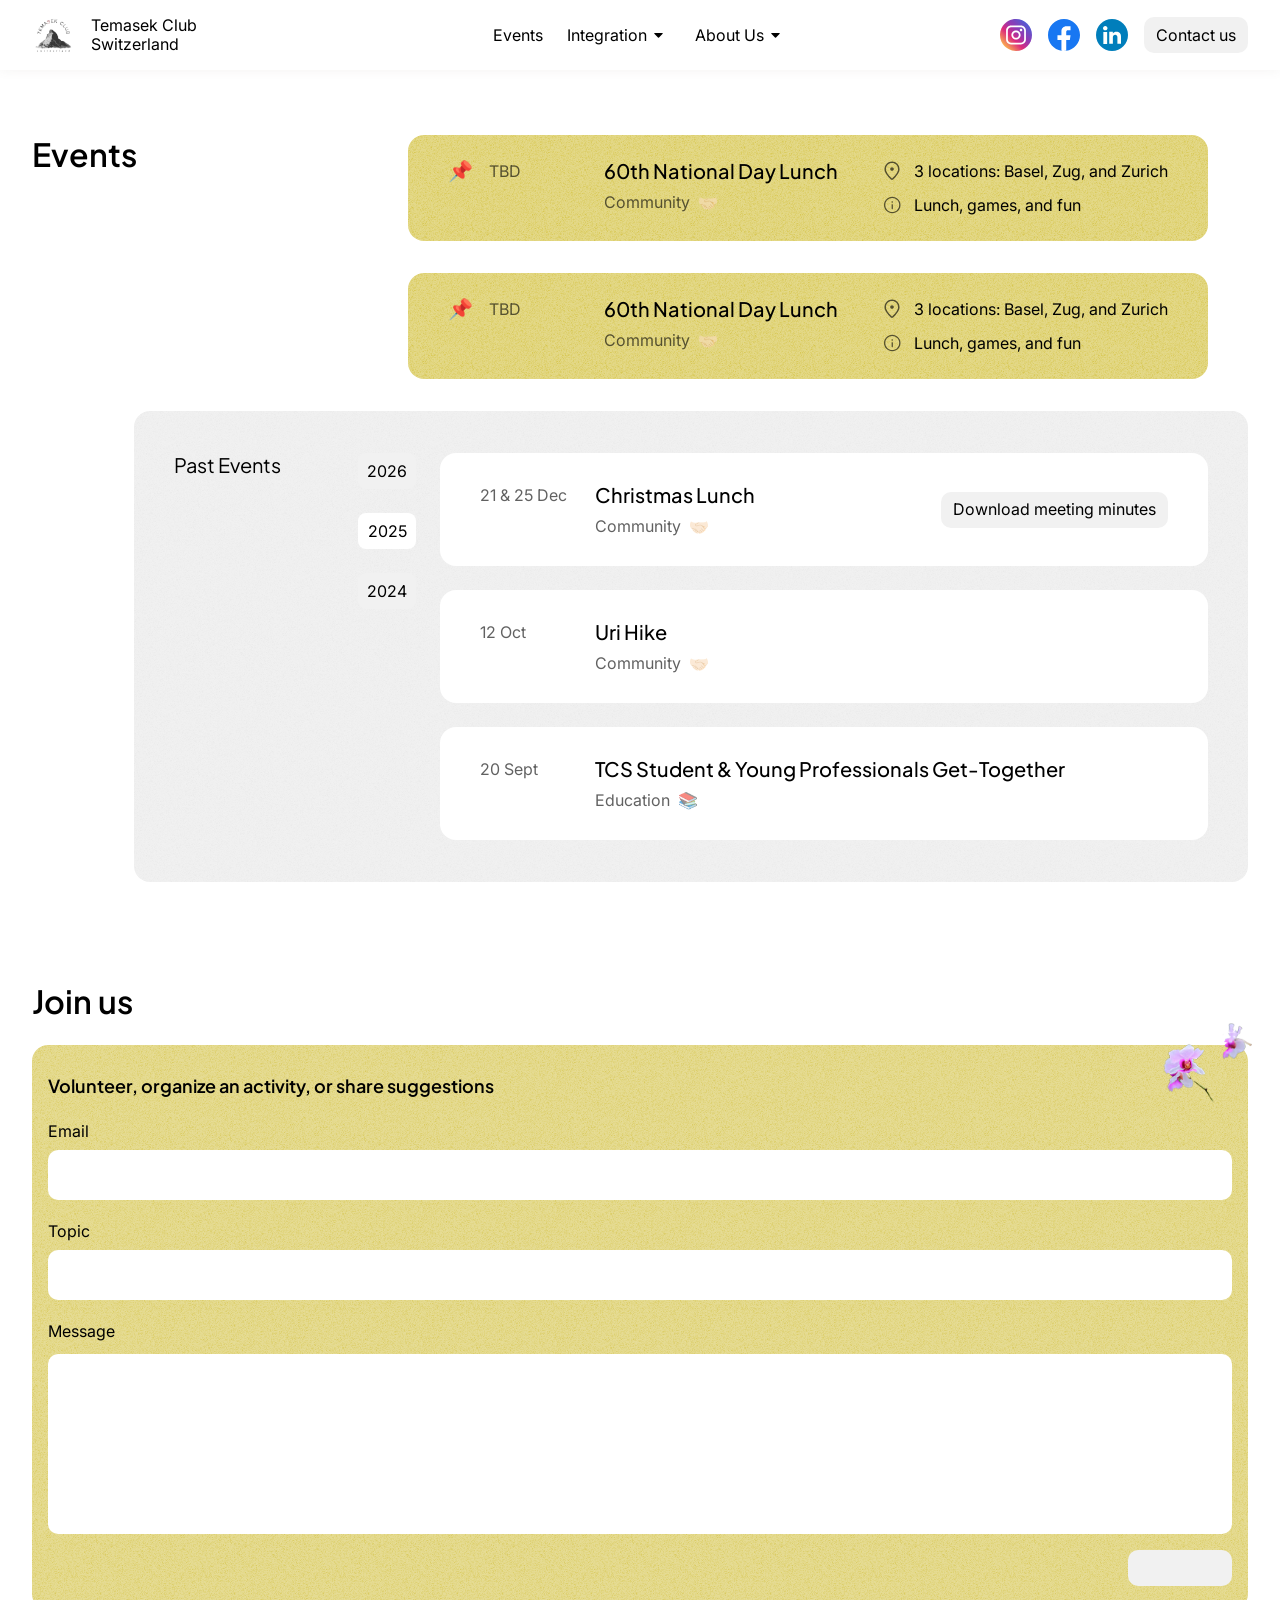
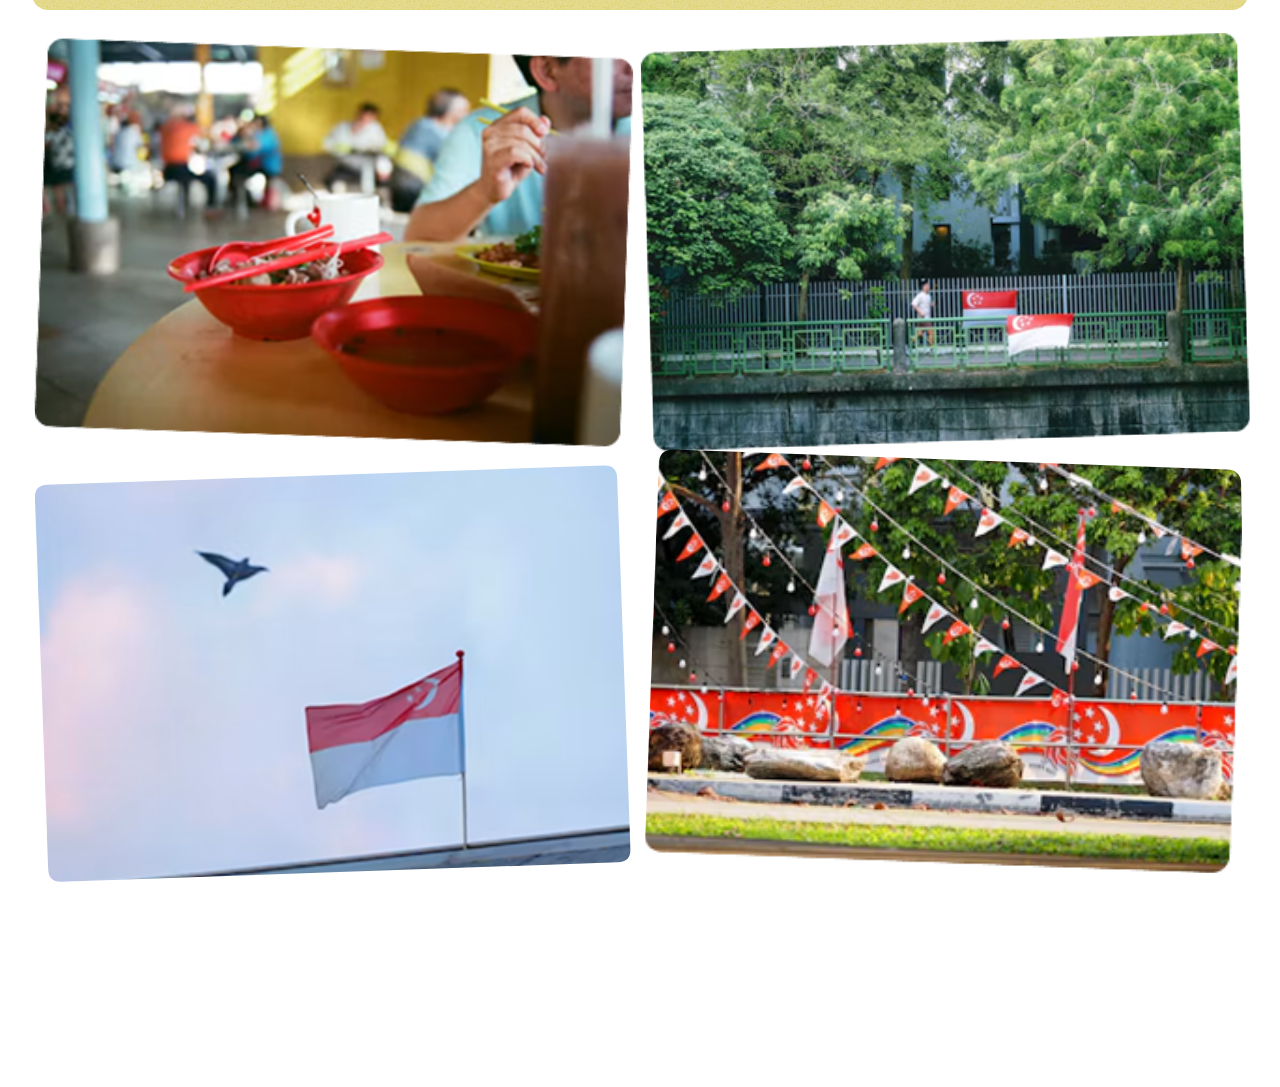
<file: events.html>
<!doctype html>
<html lang="en">
<head>
  <meta charset="utf-8">
  <meta name="viewport" content="width=device-width, initial-scale=1">
  <title>Events — Temasek Club Switzerland</title>
  <meta name="description" content="Upcoming and past events of Temasek Club Switzerland, the community for Singaporeans in Switzerland.">
  <link rel="icon" href="assets/logo.webp" type="image/webp">
  <link rel="preconnect" href="https://fonts.googleapis.com">
  <link rel="preconnect" href="https://fonts.gstatic.com" crossorigin>
  <link href="https://fonts.googleapis.com/css2?family=Inter:wght@400;500;600&family=Plus+Jakarta+Sans:wght@400;500;600&display=swap" rel="stylesheet">
  <script src="config.js?v=20261199"></script>
  <script src="content-loader.js?v=20261199"></script>
  <link rel="stylesheet" href="styles.css?v=20261199">
</head>
<body data-page="events">
  <div class="page">
  <svg width="0" height="0" style="position:absolute" aria-hidden="true" focusable="false">
    <defs>
      <clipPath id="clip-flag" clipPathUnits="objectBoundingBox"><path d="M0.0083,0.2591 Q0.0077,0.2428 0.0291,0.2424 L0.9508,0.2259 Q0.9722,0.2255 0.9727,0.2418 L0.9877,0.7090 Q0.9882,0.7253 0.9668,0.7256 L0.0452,0.7421 Q0.0238,0.7425 0.0233,0.7263 Z"/></clipPath>
      <clipPath id="clip-bunting-d" clipPathUnits="objectBoundingBox"><path d="M0.0286,0.0781 Q0.0295,0.0493 0.0542,0.0504 L0.9690,0.0886 Q0.9937,0.0896 0.9928,0.1184 L1,1 L0,1 Z"/></clipPath>
      <clipPath id="clip-bunting-m" clipPathUnits="objectBoundingBox"><path d="M0.0244,0.2139 Q0.0253,0.1852 0.0500,0.1862 L0.9647,0.2244 Q0.9895,0.2255 0.9886,0.2542 L1,1 L0,1 Z"/></clipPath>
    </defs>
  </svg>
    <!-- Header (node 0:7) -->
    <header class="header">
      <a class="brand" href="index.html">
        <img class="brand__logo" src="assets/logo.webp" alt="">
        <span class="brand__name">Temasek Club<br>Switzerland</span>
      </a>

      <div class="header__sheet" id="header-sheet">
      <nav class="nav" aria-label="Main">
        <a class="nav__link" href="events.html">Events</a>
        <button class="nav__link nav__trigger" type="button" data-menu="integration" aria-expanded="false" aria-controls="menu-integration">Integration <img src="assets/chevron.svg" alt=""></button>
        <a class="nav__link nav__trigger" href="about.html" data-menu="about" aria-expanded="false" aria-controls="menu-about">About Us <img src="assets/chevron.svg" alt=""></a>
      </nav>

      <!-- Expanding menu panels -->
      <div class="menu" id="menu-integration" data-menu="integration">
        <div class="menu__inner">
          <ul class="menu__options">
            <li><a href="life-in-switzerland.html">Life in Switzerland</a></li>
            <li><a href="local-businesses.html">Local Businesses</a></li>
          </ul>
        </div>
      </div>
      <div class="menu" id="menu-about" data-menu="about">
        <div class="menu__inner">
          <ul class="menu__options">
            <li><a href="team.html">Team</a></li>
            <li><a href="sponsors.html">Sponsors</a></li>
            <li><a href="agm.html">Annual General Meeting Docs</a></li>
          </ul>
        </div>
      </div>
      <div class="menu-overlay" aria-hidden="true"></div>
        <!-- mobile only: social links and the contact button live in the menu sheet -->
        <div class="sheet__socials">
          <a href="https://www.instagram.com/temasekclubswitzerland/" aria-label="Instagram" target="_blank" rel="noopener"><img src="assets/icon-instagram.svg" alt=""></a>
          <a href="https://www.facebook.com/groups/TemasekClubSwitzerland" aria-label="Facebook" target="_blank" rel="noopener"><img src="assets/icon-facebook.svg" alt=""></a>
          <a href="https://www.linkedin.com/company/temasek-club-switzerland/" aria-label="LinkedIn" target="_blank" rel="noopener"><img src="assets/icon-linkedin.svg" alt=""></a>
        </div>
        <a class="btn sheet__cta" href="#join">Contact us</a>
      </div>

      <div class="header__right">
        <div class="socials">
          <a href="https://www.instagram.com/temasekclubswitzerland/" aria-label="Instagram" target="_blank" rel="noopener" aria-describedby="tip-instagram"><img src="assets/icon-instagram.svg" alt=""><span class="tip" role="tooltip" id="tip-instagram">Event highlights, behind-the-scenes content, and stories</span></a>
          <a href="https://www.facebook.com/groups/TemasekClubSwitzerland" aria-label="Facebook" target="_blank" rel="noopener" aria-describedby="tip-facebook"><img src="assets/icon-facebook.svg" alt=""><span class="tip" role="tooltip" id="tip-facebook">Event updates, community news, and announcements</span></a>
          <a href="https://www.linkedin.com/company/temasek-club-switzerland/" aria-label="LinkedIn" target="_blank" rel="noopener" aria-describedby="tip-linkedin"><img src="assets/icon-linkedin.svg" alt=""><span class="tip" role="tooltip" id="tip-linkedin">Professional networking opportunities, career-related news, and initiative updates</span></a>
        </div>
        <a class="btn" href="#join">Contact us</a>
        <div class="hop" aria-hidden="true"><img class="hop__flag hop__sg" src="assets/flag-sg.svg" alt=""><img class="hop__flag hop__ch" src="assets/flag-ch.svg" alt=""></div>
        <button class="nav__toggle" type="button" aria-label="Menu" aria-expanded="false" aria-controls="header-sheet"><span></span><span></span></button>
      </div>
    </header>

    <main class="main main--events">

      <!-- Upcoming events -->
      <section class="upcoming" id="upcoming">
        <h1 class="section-title">Events</h1>
        <div class="upcoming__list" data-tcs>
        <article class="event-card">
          <div class="event-card__main">
            <span class="event-card__pin" aria-hidden="true">📌</span>
            <div class="event-card__row">
              <p class="event-card__date">TBD</p>
              <div class="event-card__text">
                <h3 class="event-card__title">60th National Day Lunch</h3>
                <p>Community&nbsp; 🤝🏻</p>
              </div>
            </div>
          </div>
          <ul class="event-card__meta">
            <li><img src="assets/icon-location.svg" alt=""><span>3 locations: Basel, Zug, and Zurich</span></li>
            <li><img src="assets/icon-info.svg" alt=""><span>Lunch, games, and fun</span></li>
          </ul>
        </article>
        <article class="event-card">
          <div class="event-card__main">
            <span class="event-card__pin" aria-hidden="true">📌</span>
            <div class="event-card__row">
              <p class="event-card__date">TBD</p>
              <div class="event-card__text">
                <h3 class="event-card__title">60th National Day Lunch</h3>
                <p>Community&nbsp; 🤝🏻</p>
              </div>
            </div>
          </div>
          <ul class="event-card__meta">
            <li><img src="assets/icon-location.svg" alt=""><span>3 locations: Basel, Zug, and Zurich</span></li>
            <li><img src="assets/icon-info.svg" alt=""><span>Lunch, games, and fun</span></li>
          </ul>
        </article>
        </div>
      </section>

      <!-- Past events -->
      <section class="past" aria-labelledby="past-title">
        <div class="past__panel" data-tcs>
          <h2 class="past__title" id="past-title">Past Events</h2>
          <div class="past__body">
            <div class="years" role="tablist" aria-label="Year">
              <button class="year" role="tab" type="button" data-year="2026" aria-selected="false">2026</button>
              <button class="year" role="tab" type="button" data-year="2025" aria-selected="true">2025</button>
              <button class="year" role="tab" type="button" data-year="2024" aria-selected="false">2024</button>
            </div>
            <div class="past__lists">
              <ul class="past__list" data-year="2025" role="tabpanel">
          <li class="past-row">
            <p class="past-row__date">21 &amp; 25 Dec</p>
            <div class="past-row__text">
              <h3 class="past-row__title">Christmas Lunch</h3>
              <p>Community&nbsp; 🤝🏻</p>
            </div>
            <a class="btn" href="#">Download meeting minutes</a>
          </li>
          <li class="past-row">
            <p class="past-row__date">12 Oct</p>
            <div class="past-row__text">
              <h3 class="past-row__title">Uri Hike</h3>
              <p>Community&nbsp; 🤝🏻</p>
            </div>
          </li>
          <li class="past-row">
            <p class="past-row__date">20 Sept</p>
            <div class="past-row__text">
              <h3 class="past-row__title">TCS Student &amp; Young Professionals Get-Together</h3>
              <p>Education&nbsp; 📚</p>
            </div>
          </li>
              </ul>
              <ul class="past__list" data-year="2026" role="tabpanel" hidden>
                <li class="past-row past-row--empty">No past events listed for 2026 yet.</li>
              </ul>
              <ul class="past__list" data-year="2024" role="tabpanel" hidden>
                <li class="past-row past-row--empty">No past events listed for 2024 yet.</li>
              </ul>
            </div>
          </div>
        </div>
      </section>
    </main>

    <!-- Join us (node 0:106) -->
    <section class="join" id="join">
      <div class="join__inner">

        <!-- photo collage sits below the panel (first in layer order) -->
        <div class="collage" aria-hidden="true">
          <div class="collage__item collage__item--12"><img src="assets/collage-9.png" alt=""></div>
          <div class="collage__item collage__item--10"><img src="assets/collage-8.png" alt=""></div>
          <div class="collage__item collage__item--8"><img src="assets/collage-12.png" alt=""></div>
          <div class="collage__item collage__item--9"><img src="assets/collage-10.png" alt=""></div>
        </div>

        <h2 class="section-title join__title">Join us</h2>

        <form class="join__panel" action="#" method="post">
          <p class="join__ideas" data-tcs><strong>Volunteer, organize an activity, or share suggestions</strong></p>

          <div class="join__fields">
            <label class="field">
              <span>Email</span>
              <input type="email" name="email" required>
            </label>
            <label class="field">
              <span>Topic</span>
              <input type="text" name="topic" maxlength="120" autocomplete="off" required>
            </label>
            <label class="field field--message">
              <span>Message</span>
              <textarea name="message" required></textarea>
            </label>
          </div>

          <button class="btn join__send" type="submit">Send</button>

          <div class="join__orchid"><img src="assets/orchid.png" alt=""></div>
        </form>
      </div>
    </section>

  </div>
  <script src="events.js?v=20261199"></script>
  <script src="nav.js?v=20261199"></script>
  <script src="button-wave.js?v=20261199"></script>
  <script src="form.js?v=20261199"></script>
  <script src="content-render.js?v=20261199"></script>
</body>
</html>
</file>
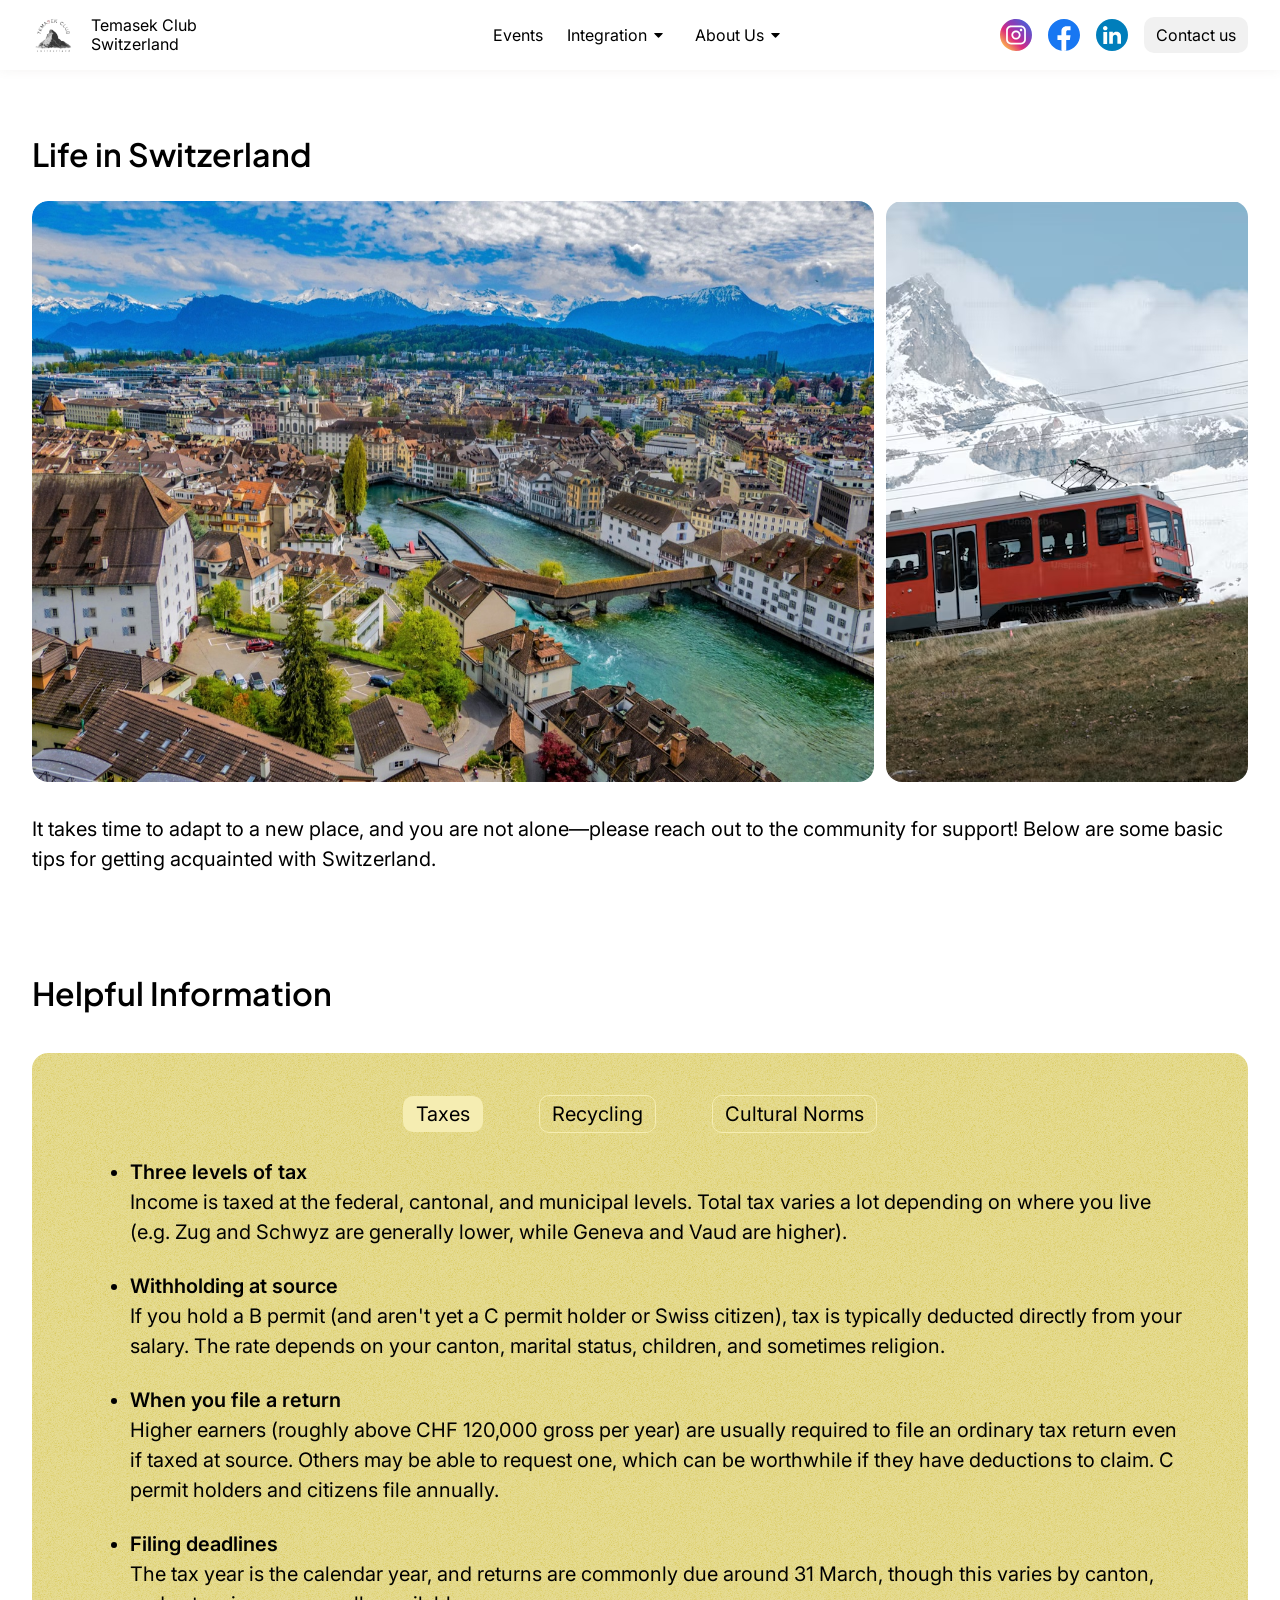
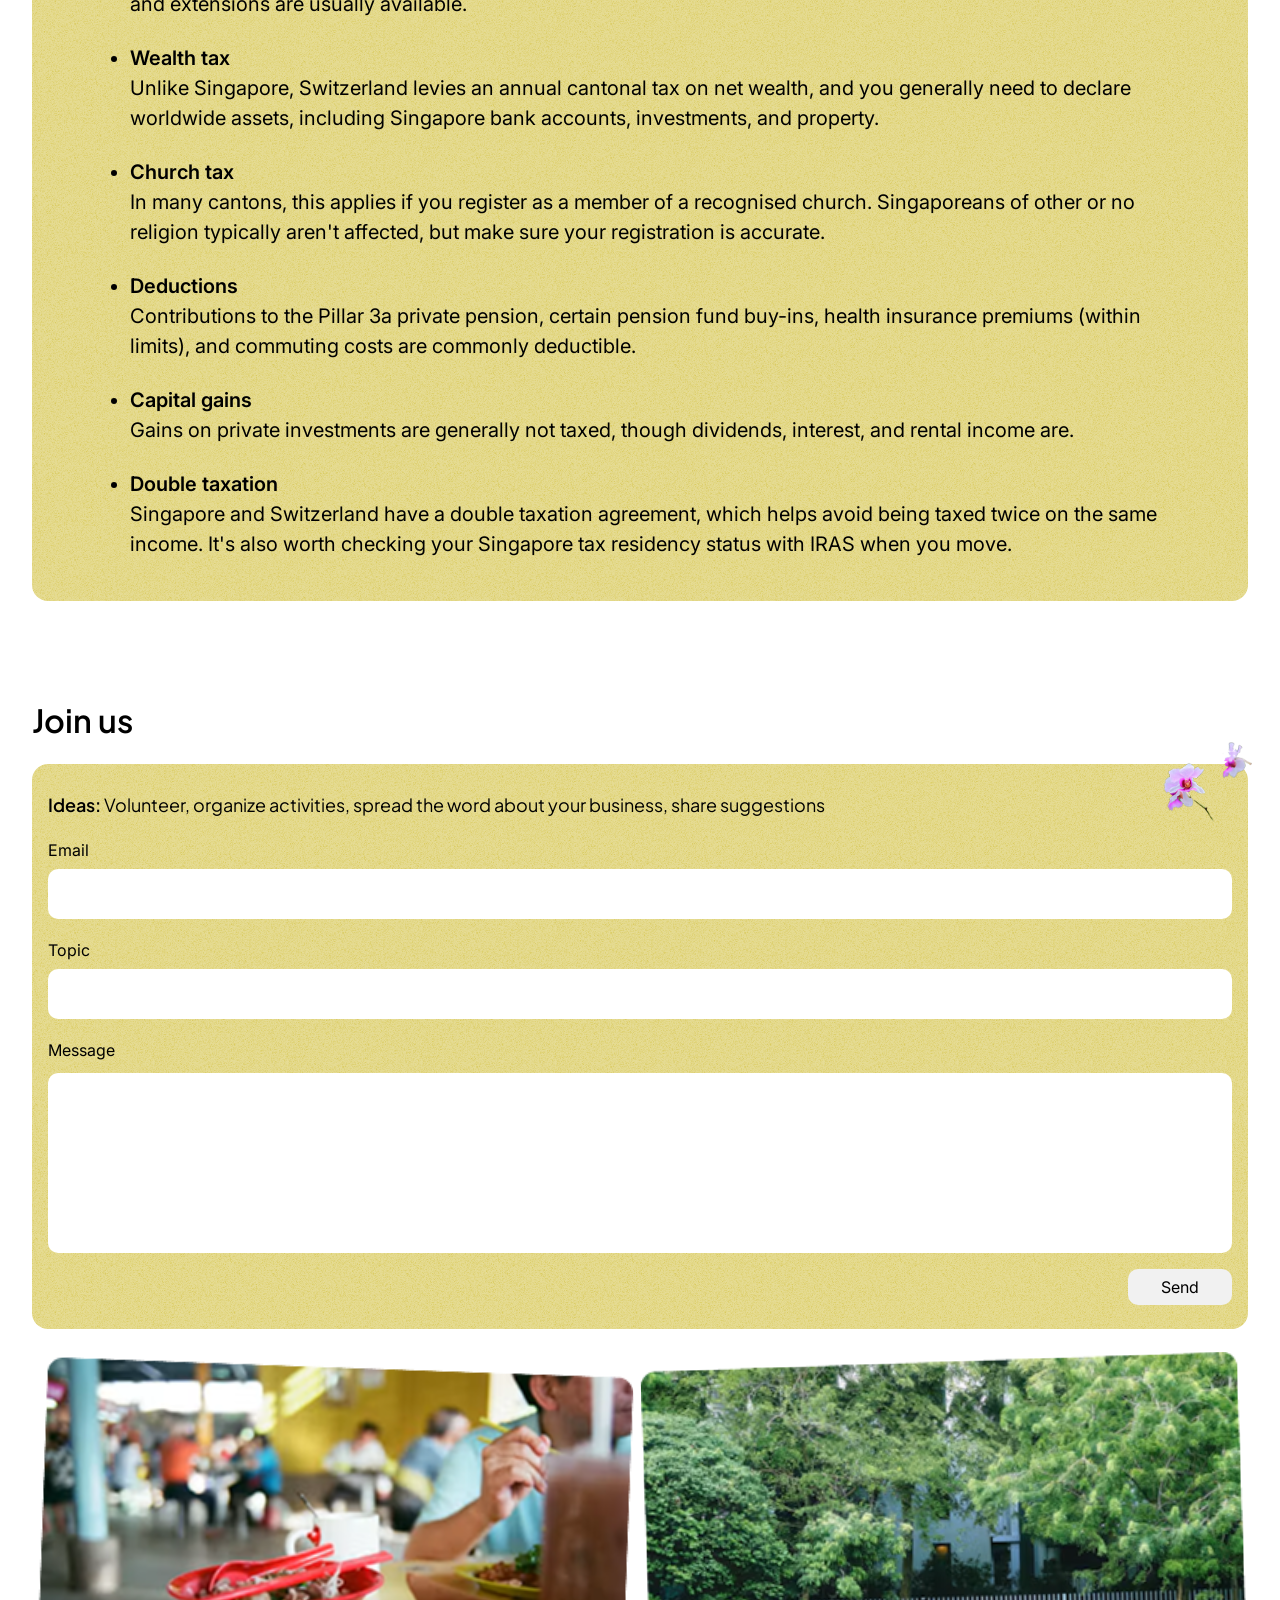
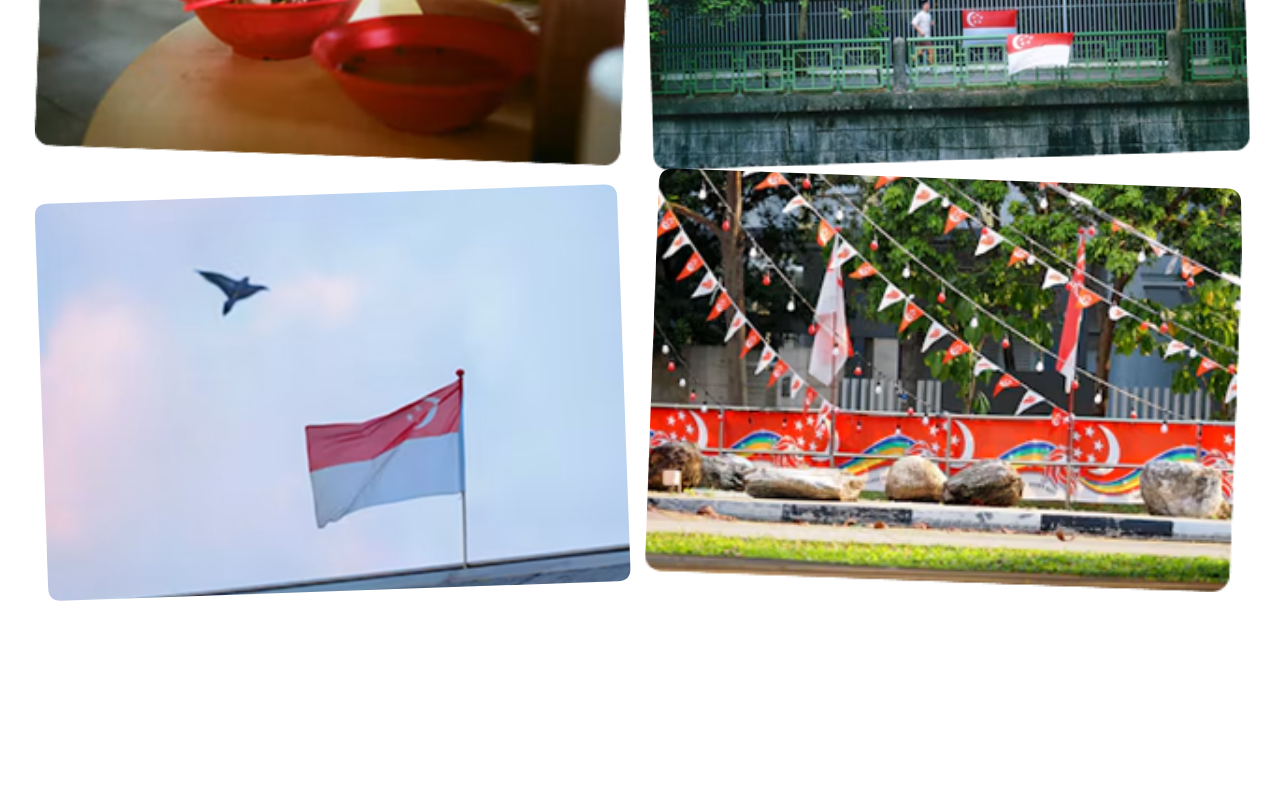
<file: life-in-switzerland.html>
<!doctype html>
<html lang="en">
<head>
  <meta charset="utf-8">
  <meta name="viewport" content="width=device-width, initial-scale=1">
  <title>Life in Switzerland — Temasek Club Switzerland</title>
  <meta name="description" content="Helpful information for Singaporeans living in Switzerland: taxes, recycling and cultural norms.">
  <link rel="icon" href="assets/logo.webp" type="image/webp">
  <link rel="preconnect" href="https://fonts.googleapis.com">
  <link rel="preconnect" href="https://fonts.gstatic.com" crossorigin>
  <link href="https://fonts.googleapis.com/css2?family=Inter:wght@400;500;600&family=Plus+Jakarta+Sans:wght@400;500;600&display=swap" rel="stylesheet">
  <script src="config.js?v=20261199"></script>
  <script src="content-loader.js?v=20261199"></script>
  <link rel="stylesheet" href="styles.css?v=20261199">
</head>
<body data-page="life">
  <div class="page">
  <svg width="0" height="0" style="position:absolute" aria-hidden="true" focusable="false">
    <defs>
      <clipPath id="clip-flag" clipPathUnits="objectBoundingBox"><path d="M0.0083,0.2591 Q0.0077,0.2428 0.0291,0.2424 L0.9508,0.2259 Q0.9722,0.2255 0.9727,0.2418 L0.9877,0.7090 Q0.9882,0.7253 0.9668,0.7256 L0.0452,0.7421 Q0.0238,0.7425 0.0233,0.7263 Z"/></clipPath>
      <clipPath id="clip-bunting-d" clipPathUnits="objectBoundingBox"><path d="M0.0286,0.0781 Q0.0295,0.0493 0.0542,0.0504 L0.9690,0.0886 Q0.9937,0.0896 0.9928,0.1184 L1,1 L0,1 Z"/></clipPath>
      <clipPath id="clip-bunting-m" clipPathUnits="objectBoundingBox"><path d="M0.0244,0.2139 Q0.0253,0.1852 0.0500,0.1862 L0.9647,0.2244 Q0.9895,0.2255 0.9886,0.2542 L1,1 L0,1 Z"/></clipPath>
    </defs>
  </svg>
    <!-- Header (node 0:7) -->
    <header class="header">
      <a class="brand" href="index.html">
        <img class="brand__logo" src="assets/logo.webp" alt="">
        <span class="brand__name">Temasek Club<br>Switzerland</span>
      </a>

      <div class="header__sheet" id="header-sheet">
      <nav class="nav" aria-label="Main">
        <a class="nav__link" href="events.html">Events</a>
        <button class="nav__link nav__trigger" type="button" data-menu="integration" aria-expanded="false" aria-controls="menu-integration">Integration <img src="assets/chevron.svg" alt=""></button>
        <a class="nav__link nav__trigger" href="about.html" data-menu="about" aria-expanded="false" aria-controls="menu-about">About Us <img src="assets/chevron.svg" alt=""></a>
      </nav>

      <!-- Expanding menu panels -->
      <div class="menu" id="menu-integration" data-menu="integration">
        <div class="menu__inner">
          <ul class="menu__options">
            <li><a href="life-in-switzerland.html">Life in Switzerland</a></li>
            <li><a href="local-businesses.html">Local Businesses</a></li>
          </ul>
        </div>
      </div>
      <div class="menu" id="menu-about" data-menu="about">
        <div class="menu__inner">
          <ul class="menu__options">
            <li><a href="team.html">Team</a></li>
            <li><a href="sponsors.html">Sponsors</a></li>
            <li><a href="agm.html">Annual General Meeting Docs</a></li>
          </ul>
        </div>
      </div>
      <div class="menu-overlay" aria-hidden="true"></div>
        <!-- mobile only: social links and the contact button live in the menu sheet -->
        <div class="sheet__socials">
          <a href="https://www.instagram.com/temasekclubswitzerland/" aria-label="Instagram" target="_blank" rel="noopener"><img src="assets/icon-instagram.svg" alt=""></a>
          <a href="https://www.facebook.com/groups/TemasekClubSwitzerland" aria-label="Facebook" target="_blank" rel="noopener"><img src="assets/icon-facebook.svg" alt=""></a>
          <a href="https://www.linkedin.com/company/temasek-club-switzerland/" aria-label="LinkedIn" target="_blank" rel="noopener"><img src="assets/icon-linkedin.svg" alt=""></a>
        </div>
        <a class="btn sheet__cta" href="#join">Contact us</a>
      </div>

      <div class="header__right">
        <div class="socials">
          <a href="https://www.instagram.com/temasekclubswitzerland/" aria-label="Instagram" target="_blank" rel="noopener" aria-describedby="tip-instagram"><img src="assets/icon-instagram.svg" alt=""><span class="tip" role="tooltip" id="tip-instagram">Event highlights, behind-the-scenes content, and stories</span></a>
          <a href="https://www.facebook.com/groups/TemasekClubSwitzerland" aria-label="Facebook" target="_blank" rel="noopener" aria-describedby="tip-facebook"><img src="assets/icon-facebook.svg" alt=""><span class="tip" role="tooltip" id="tip-facebook">Event updates, community news, and announcements</span></a>
          <a href="https://www.linkedin.com/company/temasek-club-switzerland/" aria-label="LinkedIn" target="_blank" rel="noopener" aria-describedby="tip-linkedin"><img src="assets/icon-linkedin.svg" alt=""><span class="tip" role="tooltip" id="tip-linkedin">Professional networking opportunities, career-related news, and initiative updates</span></a>
        </div>
        <a class="btn" href="#join">Contact us</a>
        <div class="hop" aria-hidden="true"><img class="hop__flag hop__sg" src="assets/flag-sg.svg" alt=""><img class="hop__flag hop__ch" src="assets/flag-ch.svg" alt=""></div>
        <button class="nav__toggle" type="button" aria-label="Menu" aria-expanded="false" aria-controls="header-sheet"><span></span><span></span></button>
      </div>
    </header>

    <main class="main">

      <section class="life-intro">
        <h1 class="section-title">Life in Switzerland</h1>
        <div class="life-photos" data-tcs>
          <img class="life-photos__a" src="assets/life-lucerne.jpg" alt="">
          <div class="life-photos__b"><img src="assets/life-rack-railway.png" alt=""></div>
        </div>
        <p class="life-intro__text" data-tcs>It takes time to adapt to a new place, and you are not alone—please reach out to the community for support! Below are some basic tips for getting acquainted with Switzerland.</p>
      </section>

      <section class="info">
        <h2 class="section-title">Helpful Information</h2>
        <div class="info__panel" data-tcs>
          <div class="chips" role="tablist" aria-label="Topics">
            <button class="chip chip--active" role="tab" type="button" data-topic="taxes" aria-selected="true">Taxes</button>
            <button class="chip" role="tab" type="button" data-topic="recycling" aria-selected="false">Recycling</button>
            <button class="chip" role="tab" type="button" data-topic="culture" aria-selected="false">Cultural Norms</button>
          </div>
          <ul class="info__list" data-topic="taxes" role="tabpanel">
            <li><strong>Three levels of tax</strong><br>Income is taxed at the federal, cantonal, and municipal levels. Total tax varies a lot depending on where you live (e.g. Zug and Schwyz are generally lower, while Geneva and Vaud are higher).</li>
            <li><strong>Withholding at source</strong><br>If you hold a B permit (and aren't yet a C permit holder or Swiss citizen), tax is typically deducted directly from your salary. The rate depends on your canton, marital status, children, and sometimes religion.</li>
            <li><strong>When you file a return</strong><br>Higher earners (roughly above CHF 120,000 gross per year) are usually required to file an ordinary tax return even if taxed at source. Others may be able to request one, which can be worthwhile if they have deductions to claim. C permit holders and citizens file annually.</li>
            <li><strong>Filing deadlines</strong><br>The tax year is the calendar year, and returns are commonly due around 31 March, though this varies by canton, and extensions are usually available.</li>
            <li><strong>Wealth tax</strong><br>Unlike Singapore, Switzerland levies an annual cantonal tax on net wealth, and you generally need to declare worldwide assets, including Singapore bank accounts, investments, and property.</li>
            <li><strong>Church tax</strong><br>In many cantons, this applies if you register as a member of a recognised church. Singaporeans of other or no religion typically aren't affected, but make sure your registration is accurate.</li>
            <li><strong>Deductions</strong><br>Contributions to the Pillar 3a private pension, certain pension fund buy-ins, health insurance premiums (within limits), and commuting costs are commonly deductible.</li>
            <li><strong>Capital gains</strong><br>Gains on private investments are generally not taxed, though dividends, interest, and rental income are.</li>
            <li><strong>Double taxation</strong><br>Singapore and Switzerland have a double taxation agreement, which helps avoid being taxed twice on the same income. It's also worth checking your Singapore tax residency status with IRAS when you move.</li>
          </ul>
          <p class="info__list info__list--empty" data-topic="recycling" role="tabpanel" hidden>Tips on recycling are coming soon.</p>
          <p class="info__list info__list--empty" data-topic="culture" role="tabpanel" hidden>Tips on cultural norms are coming soon.</p>
        </div>
      </section>
    </main>

    <!-- Join us (node 0:106) -->
    <section class="join" id="join">
      <div class="join__inner">

        <!-- photo collage sits below the panel (first in layer order) -->
        <div class="collage" aria-hidden="true">
          <div class="collage__item collage__item--12"><img src="assets/collage-9.png" alt=""></div>
          <div class="collage__item collage__item--10"><img src="assets/collage-8.png" alt=""></div>
          <div class="collage__item collage__item--8"><img src="assets/collage-12.png" alt=""></div>
          <div class="collage__item collage__item--9"><img src="assets/collage-10.png" alt=""></div>
        </div>

        <h2 class="section-title join__title">Join us</h2>

        <form class="join__panel" action="#" method="post">
          <p class="join__ideas" data-tcs><strong>Ideas:</strong> Volunteer, organize activities, spread the word about your business, share suggestions</p>

          <div class="join__fields">
            <label class="field">
              <span>Email</span>
              <input type="email" name="email" required>
            </label>
            <label class="field">
              <span>Topic</span>
              <input type="text" name="topic" maxlength="120" autocomplete="off" required>
            </label>
            <label class="field field--message">
              <span>Message</span>
              <textarea name="message" required></textarea>
            </label>
          </div>

          <button class="btn join__send" type="submit">Send</button>

          <div class="join__orchid"><img src="assets/orchid.png" alt=""></div>
        </form>
      </div>
    </section>

  </div>
  <script src="life.js?v=20261199"></script>
  <script src="nav.js?v=20261199"></script>
  <script src="button-wave.js?v=20261199"></script>
  <script src="form.js?v=20261199"></script>
  <script src="scroll-reveal.js?v=20261199"></script>
  <script src="content-render.js?v=20261199"></script>
</body>
</html>
</file>
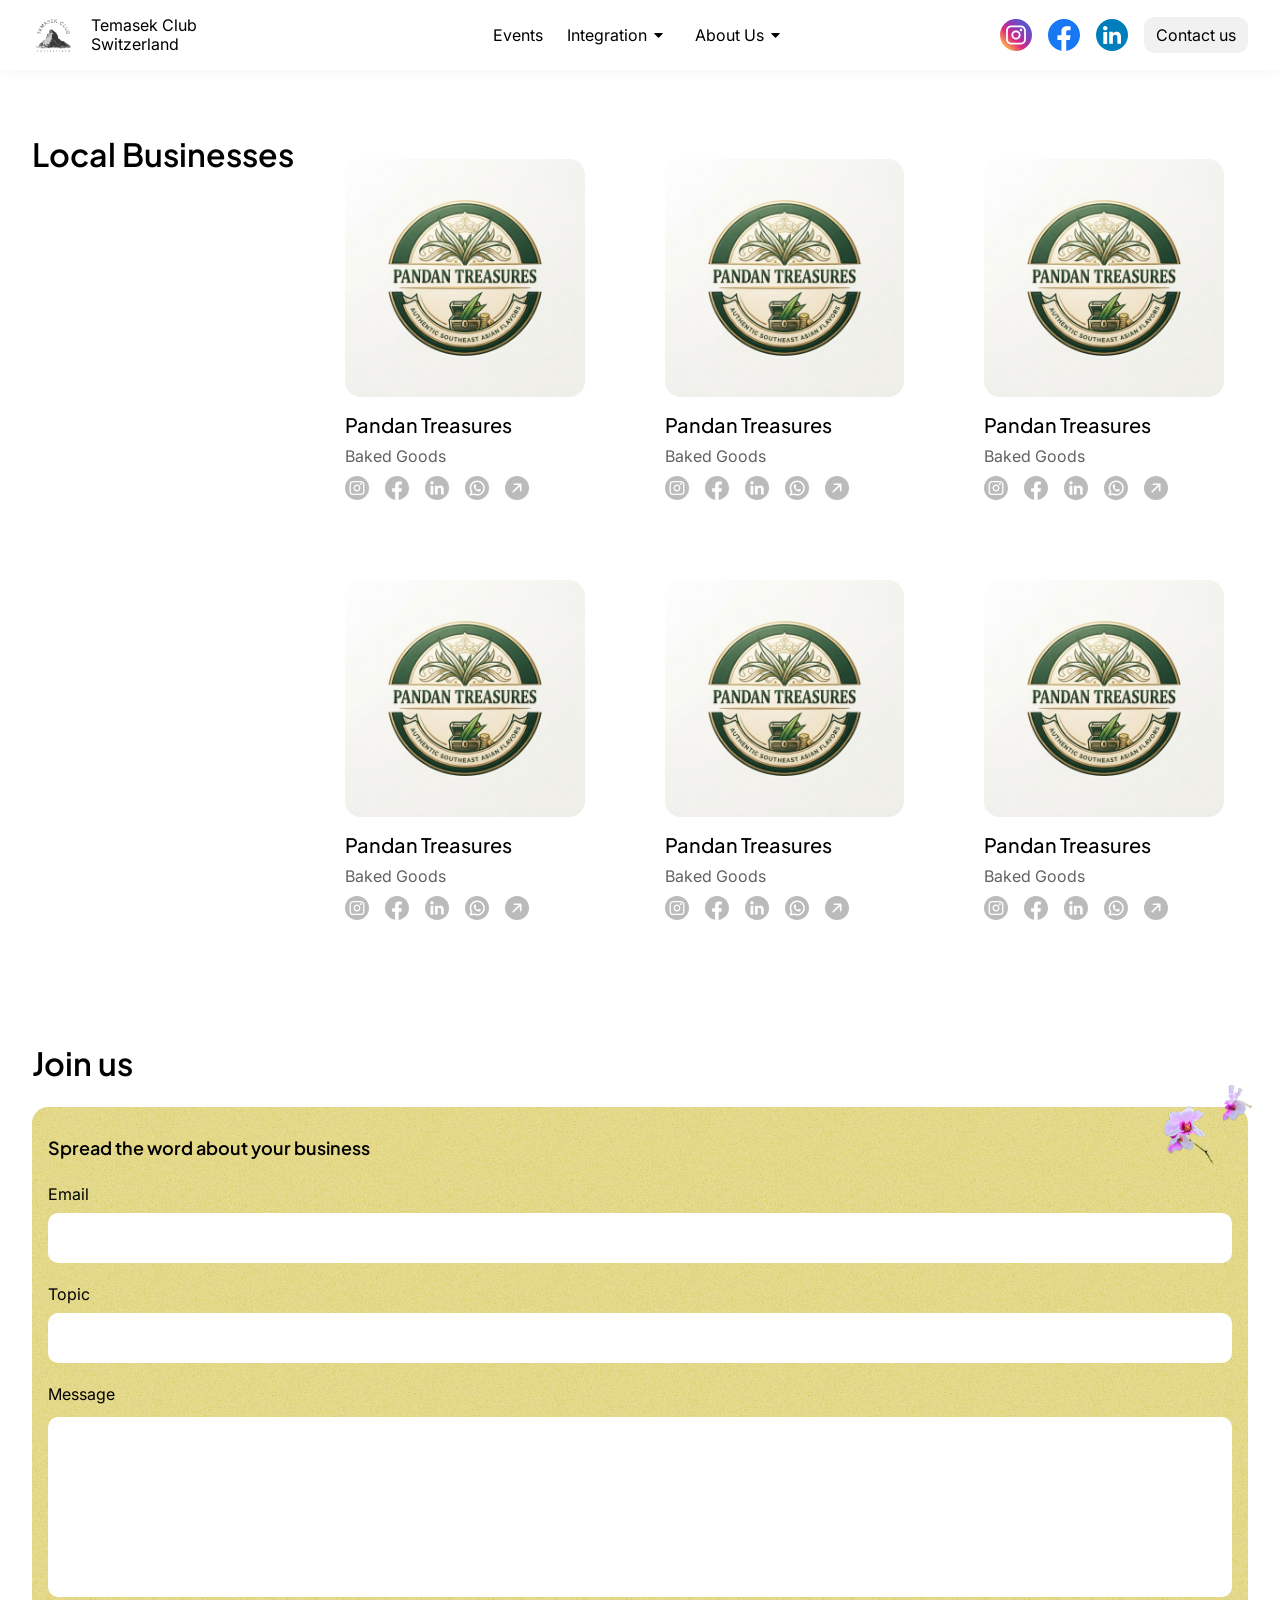
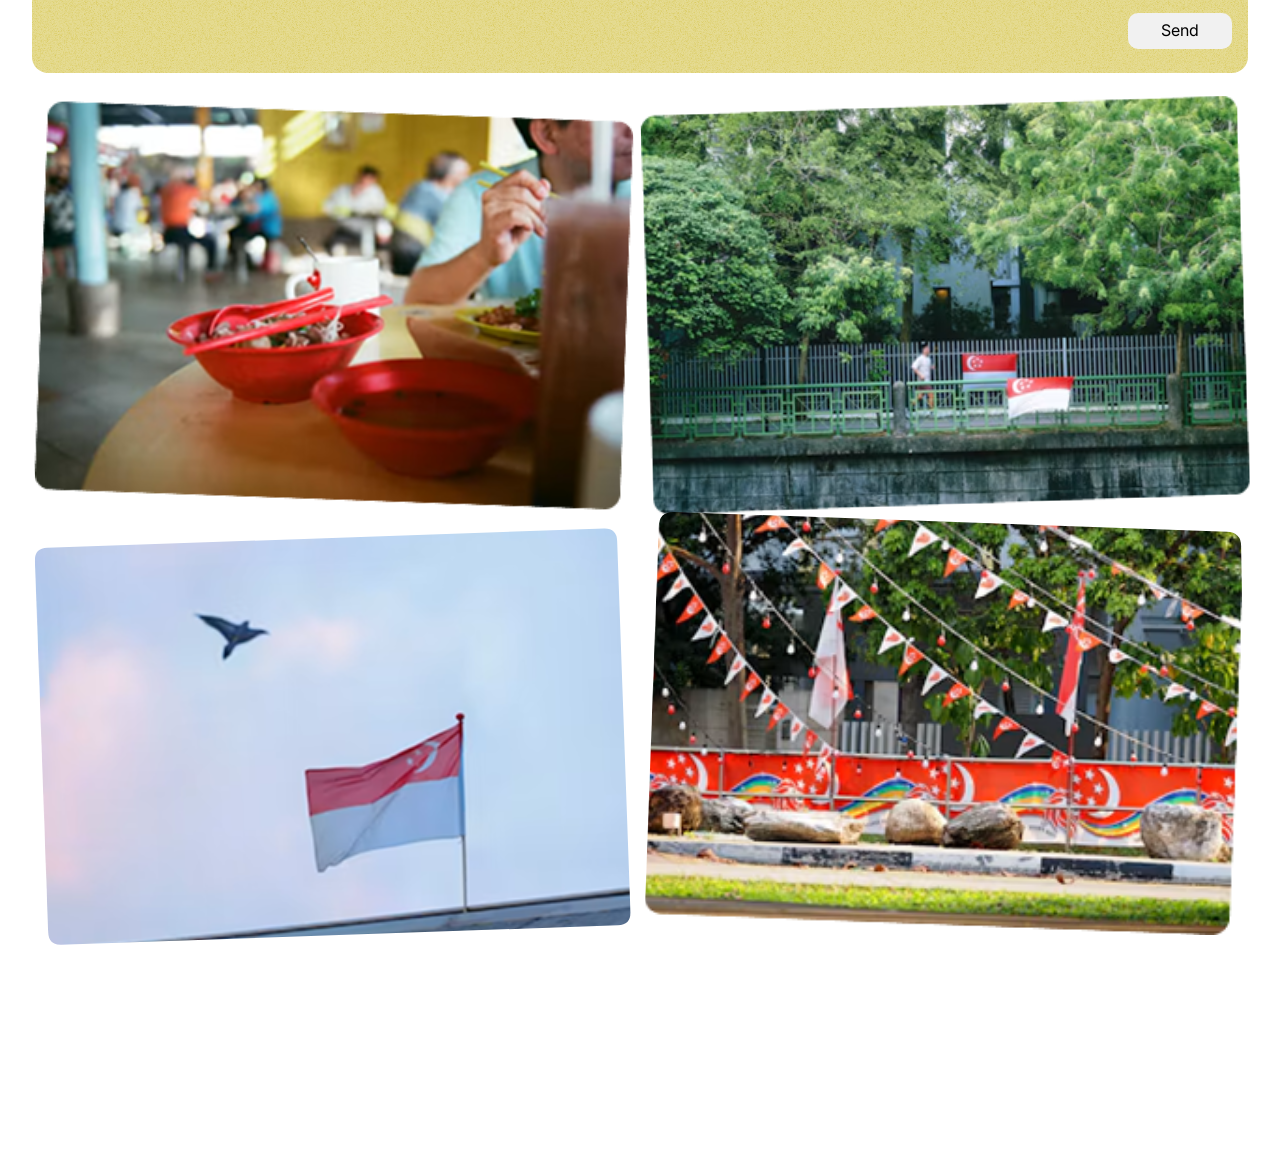
<file: local-businesses.html>
<!doctype html>
<html lang="en">
<head>
  <meta charset="utf-8">
  <meta name="viewport" content="width=device-width, initial-scale=1">
  <title>Local Businesses — Temasek Club Switzerland</title>
  <meta name="description" content="Singaporean-run businesses in Switzerland.">
  <link rel="icon" href="assets/logo.webp" type="image/webp">
  <link rel="preconnect" href="https://fonts.googleapis.com">
  <link rel="preconnect" href="https://fonts.gstatic.com" crossorigin>
  <link href="https://fonts.googleapis.com/css2?family=Inter:wght@400;500;600&family=Plus+Jakarta+Sans:wght@400;500;600&display=swap" rel="stylesheet">
  <script src="config.js?v=20261199"></script>
  <script src="content-loader.js?v=20261199"></script>
  <link rel="stylesheet" href="styles.css?v=20261199">
</head>
<body data-page="local">
  <div class="page">
  <svg width="0" height="0" style="position:absolute" aria-hidden="true" focusable="false">
    <defs>
      <clipPath id="clip-flag" clipPathUnits="objectBoundingBox"><path d="M0.0083,0.2591 Q0.0077,0.2428 0.0291,0.2424 L0.9508,0.2259 Q0.9722,0.2255 0.9727,0.2418 L0.9877,0.7090 Q0.9882,0.7253 0.9668,0.7256 L0.0452,0.7421 Q0.0238,0.7425 0.0233,0.7263 Z"/></clipPath>
      <clipPath id="clip-bunting-d" clipPathUnits="objectBoundingBox"><path d="M0.0286,0.0781 Q0.0295,0.0493 0.0542,0.0504 L0.9690,0.0886 Q0.9937,0.0896 0.9928,0.1184 L1,1 L0,1 Z"/></clipPath>
      <clipPath id="clip-bunting-m" clipPathUnits="objectBoundingBox"><path d="M0.0244,0.2139 Q0.0253,0.1852 0.0500,0.1862 L0.9647,0.2244 Q0.9895,0.2255 0.9886,0.2542 L1,1 L0,1 Z"/></clipPath>
    </defs>
  </svg>
    <!-- Header (node 0:7) -->
    <header class="header">
      <a class="brand" href="index.html">
        <img class="brand__logo" src="assets/logo.webp" alt="">
        <span class="brand__name">Temasek Club<br>Switzerland</span>
      </a>

      <div class="header__sheet" id="header-sheet">
      <nav class="nav" aria-label="Main">
        <a class="nav__link" href="events.html">Events</a>
        <button class="nav__link nav__trigger" type="button" data-menu="integration" aria-expanded="false" aria-controls="menu-integration">Integration <img src="assets/chevron.svg" alt=""></button>
        <a class="nav__link nav__trigger" href="about.html" data-menu="about" aria-expanded="false" aria-controls="menu-about">About Us <img src="assets/chevron.svg" alt=""></a>
      </nav>

      <!-- Expanding menu panels -->
      <div class="menu" id="menu-integration" data-menu="integration">
        <div class="menu__inner">
          <ul class="menu__options">
            <li><a href="life-in-switzerland.html">Life in Switzerland</a></li>
            <li><a href="local-businesses.html">Local Businesses</a></li>
          </ul>
        </div>
      </div>
      <div class="menu" id="menu-about" data-menu="about">
        <div class="menu__inner">
          <ul class="menu__options">
            <li><a href="team.html">Team</a></li>
            <li><a href="sponsors.html">Sponsors</a></li>
            <li><a href="agm.html">Annual General Meeting Docs</a></li>
          </ul>
        </div>
      </div>
      <div class="menu-overlay" aria-hidden="true"></div>
        <!-- mobile only: social links and the contact button live in the menu sheet -->
        <div class="sheet__socials">
          <a href="https://www.instagram.com/temasekclubswitzerland/" aria-label="Instagram" target="_blank" rel="noopener"><img src="assets/icon-instagram.svg" alt=""></a>
          <a href="https://www.facebook.com/groups/TemasekClubSwitzerland" aria-label="Facebook" target="_blank" rel="noopener"><img src="assets/icon-facebook.svg" alt=""></a>
          <a href="https://www.linkedin.com/company/temasek-club-switzerland/" aria-label="LinkedIn" target="_blank" rel="noopener"><img src="assets/icon-linkedin.svg" alt=""></a>
        </div>
        <a class="btn sheet__cta" href="#join">Contact us</a>
      </div>

      <div class="header__right">
        <div class="socials">
          <a href="https://www.instagram.com/temasekclubswitzerland/" aria-label="Instagram" target="_blank" rel="noopener" aria-describedby="tip-instagram"><img src="assets/icon-instagram.svg" alt=""><span class="tip" role="tooltip" id="tip-instagram">Event highlights, behind-the-scenes content, and stories</span></a>
          <a href="https://www.facebook.com/groups/TemasekClubSwitzerland" aria-label="Facebook" target="_blank" rel="noopener" aria-describedby="tip-facebook"><img src="assets/icon-facebook.svg" alt=""><span class="tip" role="tooltip" id="tip-facebook">Event updates, community news, and announcements</span></a>
          <a href="https://www.linkedin.com/company/temasek-club-switzerland/" aria-label="LinkedIn" target="_blank" rel="noopener" aria-describedby="tip-linkedin"><img src="assets/icon-linkedin.svg" alt=""><span class="tip" role="tooltip" id="tip-linkedin">Professional networking opportunities, career-related news, and initiative updates</span></a>
        </div>
        <a class="btn" href="#join">Contact us</a>
        <div class="hop" aria-hidden="true"><img class="hop__flag hop__sg" src="assets/flag-sg.svg" alt=""><img class="hop__flag hop__ch" src="assets/flag-ch.svg" alt=""></div>
        <button class="nav__toggle" type="button" aria-label="Menu" aria-expanded="false" aria-controls="header-sheet"><span></span><span></span></button>
      </div>
    </header>

    <main class="main">

      <section class="listing listing--plain">
        <h1 class="section-title">Local Businesses</h1>
        <div class="listing__panels" data-tcs>
          <div class="listing__grid">
            <article class="listing-card">
              <img class="listing-card__img" src="assets/pandan-treasures.png" alt="">
              <h2 class="listing-card__name">Pandan Treasures</h2>
              <p>Baked Goods</p>
              <ul class="socials socials--grey">
                <li><a href="#" aria-label="Instagram"><img src="assets/social-instagram-grey.svg" alt=""></a></li>
                <li><a href="#" aria-label="Facebook"><img src="assets/social-facebook-grey.svg" alt=""></a></li>
                <li><a href="#" aria-label="LinkedIn"><img src="assets/social-linkedin-grey.svg" alt=""></a></li>
                <li><a href="#" aria-label="WhatsApp"><img src="assets/social-whatsapp-grey.svg" alt=""></a></li>
                <li><a href="#" aria-label="Website"><img src="assets/social-link-grey.svg" alt=""></a></li>
              </ul>
            </article>
            <article class="listing-card">
              <img class="listing-card__img" src="assets/pandan-treasures.png" alt="">
              <h2 class="listing-card__name">Pandan Treasures</h2>
              <p>Baked Goods</p>
              <ul class="socials socials--grey">
                <li><a href="#" aria-label="Instagram"><img src="assets/social-instagram-grey.svg" alt=""></a></li>
                <li><a href="#" aria-label="Facebook"><img src="assets/social-facebook-grey.svg" alt=""></a></li>
                <li><a href="#" aria-label="LinkedIn"><img src="assets/social-linkedin-grey.svg" alt=""></a></li>
                <li><a href="#" aria-label="WhatsApp"><img src="assets/social-whatsapp-grey.svg" alt=""></a></li>
                <li><a href="#" aria-label="Website"><img src="assets/social-link-grey.svg" alt=""></a></li>
              </ul>
            </article>
            <article class="listing-card">
              <img class="listing-card__img" src="assets/pandan-treasures.png" alt="">
              <h2 class="listing-card__name">Pandan Treasures</h2>
              <p>Baked Goods</p>
              <ul class="socials socials--grey">
                <li><a href="#" aria-label="Instagram"><img src="assets/social-instagram-grey.svg" alt=""></a></li>
                <li><a href="#" aria-label="Facebook"><img src="assets/social-facebook-grey.svg" alt=""></a></li>
                <li><a href="#" aria-label="LinkedIn"><img src="assets/social-linkedin-grey.svg" alt=""></a></li>
                <li><a href="#" aria-label="WhatsApp"><img src="assets/social-whatsapp-grey.svg" alt=""></a></li>
                <li><a href="#" aria-label="Website"><img src="assets/social-link-grey.svg" alt=""></a></li>
              </ul>
            </article>
            <article class="listing-card">
              <img class="listing-card__img" src="assets/pandan-treasures.png" alt="">
              <h2 class="listing-card__name">Pandan Treasures</h2>
              <p>Baked Goods</p>
              <ul class="socials socials--grey">
                <li><a href="#" aria-label="Instagram"><img src="assets/social-instagram-grey.svg" alt=""></a></li>
                <li><a href="#" aria-label="Facebook"><img src="assets/social-facebook-grey.svg" alt=""></a></li>
                <li><a href="#" aria-label="LinkedIn"><img src="assets/social-linkedin-grey.svg" alt=""></a></li>
                <li><a href="#" aria-label="WhatsApp"><img src="assets/social-whatsapp-grey.svg" alt=""></a></li>
                <li><a href="#" aria-label="Website"><img src="assets/social-link-grey.svg" alt=""></a></li>
              </ul>
            </article>
            <article class="listing-card">
              <img class="listing-card__img" src="assets/pandan-treasures.png" alt="">
              <h2 class="listing-card__name">Pandan Treasures</h2>
              <p>Baked Goods</p>
              <ul class="socials socials--grey">
                <li><a href="#" aria-label="Instagram"><img src="assets/social-instagram-grey.svg" alt=""></a></li>
                <li><a href="#" aria-label="Facebook"><img src="assets/social-facebook-grey.svg" alt=""></a></li>
                <li><a href="#" aria-label="LinkedIn"><img src="assets/social-linkedin-grey.svg" alt=""></a></li>
                <li><a href="#" aria-label="WhatsApp"><img src="assets/social-whatsapp-grey.svg" alt=""></a></li>
                <li><a href="#" aria-label="Website"><img src="assets/social-link-grey.svg" alt=""></a></li>
              </ul>
            </article>
            <article class="listing-card">
              <img class="listing-card__img" src="assets/pandan-treasures.png" alt="">
              <h2 class="listing-card__name">Pandan Treasures</h2>
              <p>Baked Goods</p>
              <ul class="socials socials--grey">
                <li><a href="#" aria-label="Instagram"><img src="assets/social-instagram-grey.svg" alt=""></a></li>
                <li><a href="#" aria-label="Facebook"><img src="assets/social-facebook-grey.svg" alt=""></a></li>
                <li><a href="#" aria-label="LinkedIn"><img src="assets/social-linkedin-grey.svg" alt=""></a></li>
                <li><a href="#" aria-label="WhatsApp"><img src="assets/social-whatsapp-grey.svg" alt=""></a></li>
                <li><a href="#" aria-label="Website"><img src="assets/social-link-grey.svg" alt=""></a></li>
              </ul>
            </article>
          </div>
        </div>
      </section>
    </main>

    <!-- Join us (node 0:106) -->
    <section class="join" id="join">
      <div class="join__inner">

        <!-- photo collage sits below the panel (first in layer order) -->
        <div class="collage" aria-hidden="true">
          <div class="collage__item collage__item--12"><img src="assets/collage-9.png" alt=""></div>
          <div class="collage__item collage__item--10"><img src="assets/collage-8.png" alt=""></div>
          <div class="collage__item collage__item--8"><img src="assets/collage-12.png" alt=""></div>
          <div class="collage__item collage__item--9"><img src="assets/collage-10.png" alt=""></div>
        </div>

        <h2 class="section-title join__title">Join us</h2>

        <form class="join__panel" action="#" method="post">
          <p class="join__ideas" data-tcs><strong>Spread the word about your business</strong></p>

          <div class="join__fields">
            <label class="field">
              <span>Email</span>
              <input type="email" name="email" required>
            </label>
            <label class="field">
              <span>Topic</span>
              <input type="text" name="topic" maxlength="120" autocomplete="off" required>
            </label>
            <label class="field field--message">
              <span>Message</span>
              <textarea name="message" required></textarea>
            </label>
          </div>

          <button class="btn join__send" type="submit">Send</button>

          <div class="join__orchid"><img src="assets/orchid.png" alt=""></div>
        </form>
      </div>
    </section>

  </div>
  <script src="nav.js?v=20261199"></script>
  <script src="button-wave.js?v=20261199"></script>
  <script src="form.js?v=20261199"></script>
  <script src="content-render.js?v=20261199"></script>
</body>
</html>
</file>
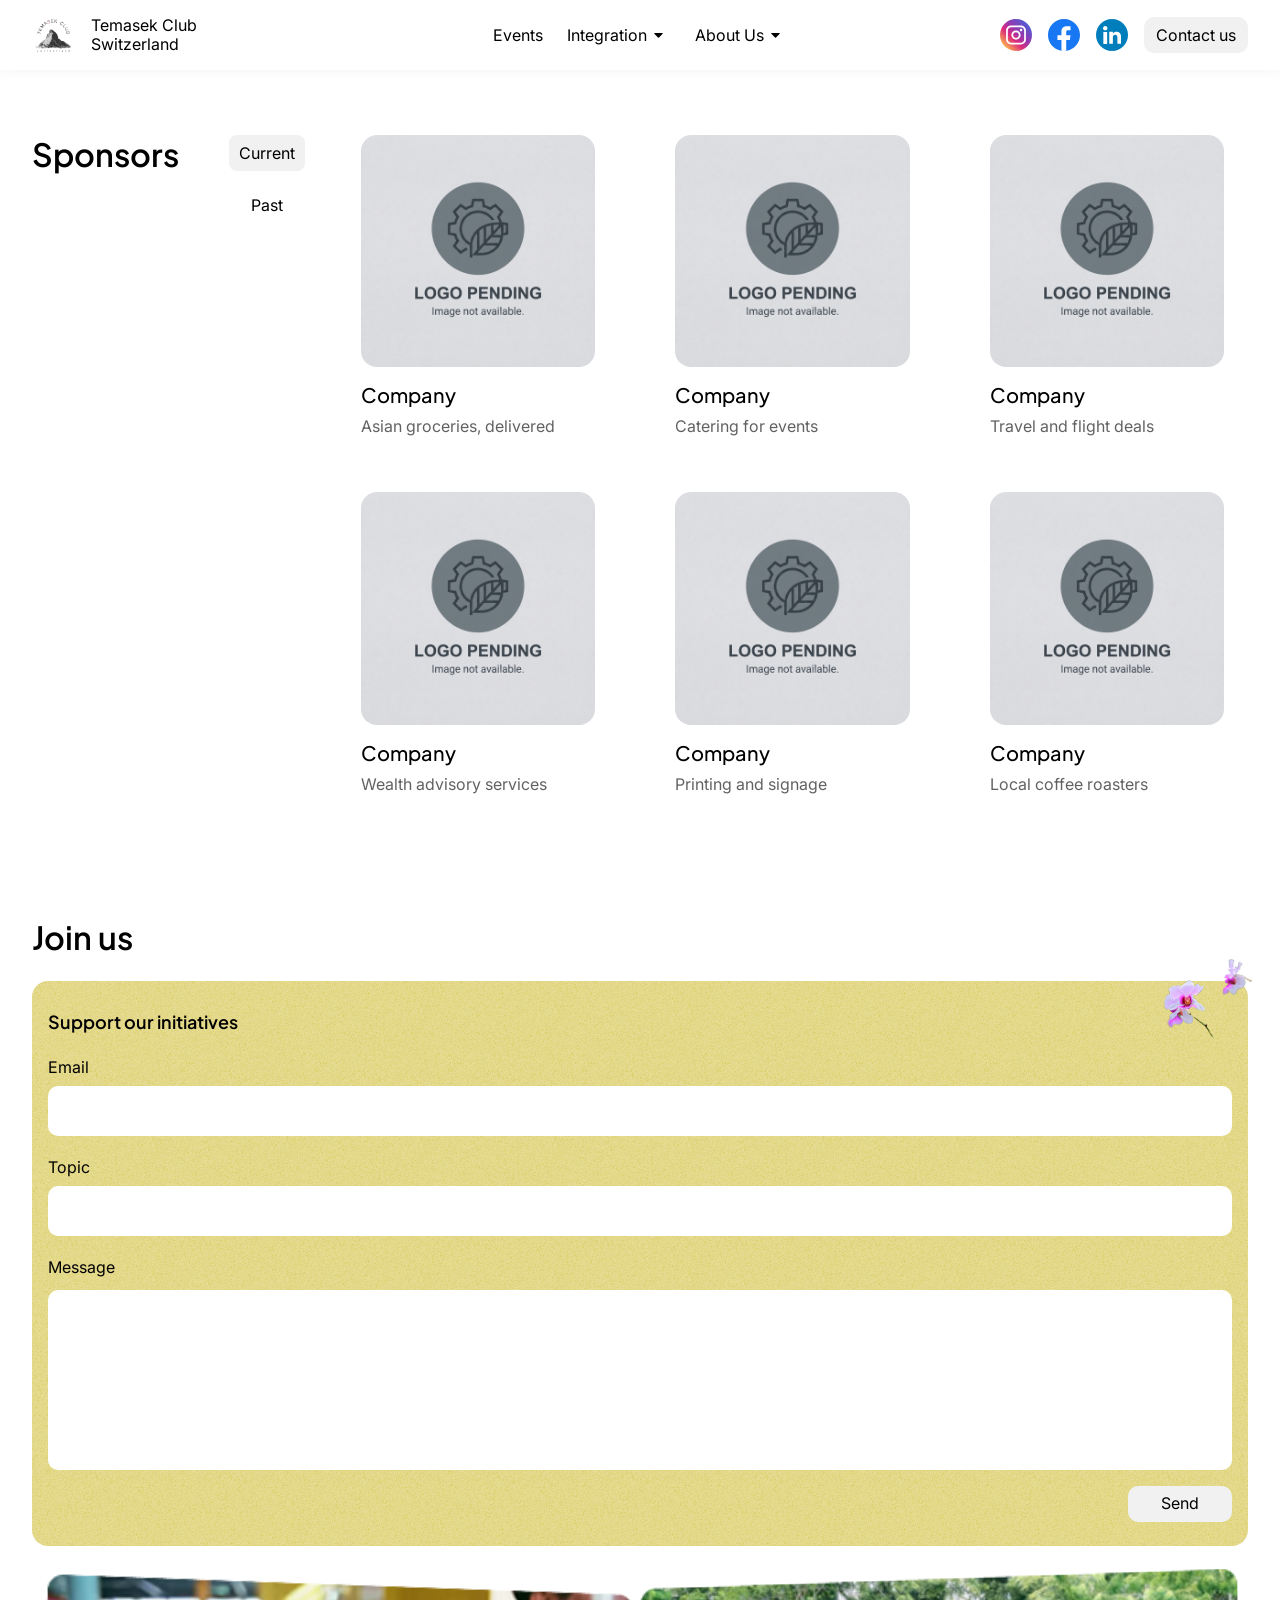
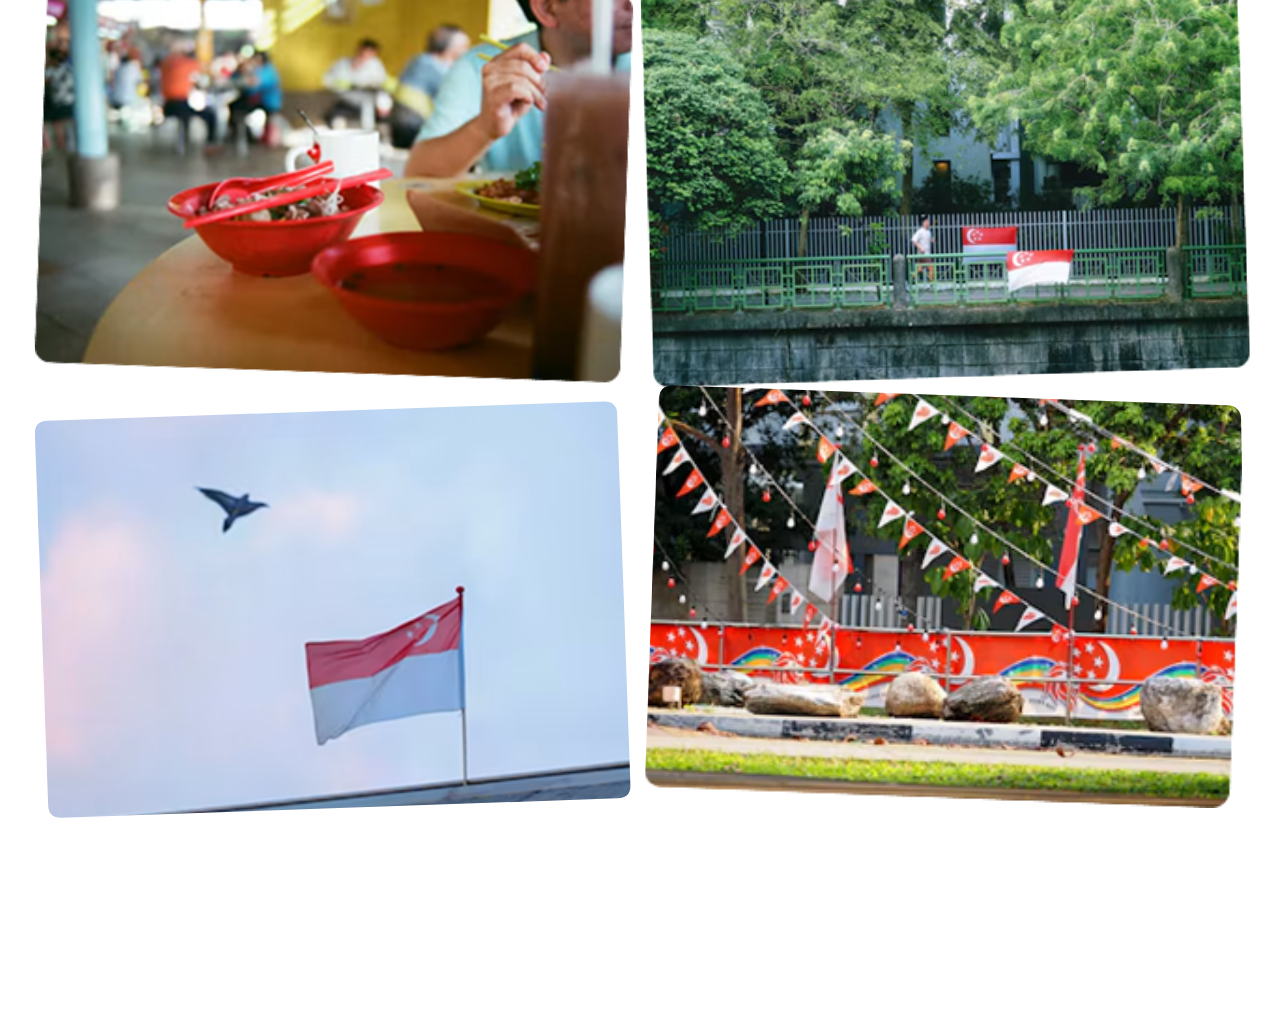
<file: sponsors.html>
<!doctype html>
<html lang="en">
<head>
  <meta charset="utf-8">
  <meta name="viewport" content="width=device-width, initial-scale=1">
  <title>Sponsors — Temasek Club Switzerland</title>
  <meta name="description" content="The sponsors and partners who support Temasek Club Switzerland.">
  <link rel="icon" href="assets/logo.webp" type="image/webp">
  <link rel="preconnect" href="https://fonts.googleapis.com">
  <link rel="preconnect" href="https://fonts.gstatic.com" crossorigin>
  <link href="https://fonts.googleapis.com/css2?family=Inter:wght@400;500;600&family=Plus+Jakarta+Sans:wght@400;500;600&display=swap" rel="stylesheet">
  <script src="config.js?v=20261199"></script>
  <script src="content-loader.js?v=20261199"></script>
  <link rel="stylesheet" href="styles.css?v=20261199">
</head>
<body data-page="sponsors">
  <div class="page">
  <svg width="0" height="0" style="position:absolute" aria-hidden="true" focusable="false">
    <defs>
      <clipPath id="clip-flag" clipPathUnits="objectBoundingBox"><path d="M0.0083,0.2591 Q0.0077,0.2428 0.0291,0.2424 L0.9508,0.2259 Q0.9722,0.2255 0.9727,0.2418 L0.9877,0.7090 Q0.9882,0.7253 0.9668,0.7256 L0.0452,0.7421 Q0.0238,0.7425 0.0233,0.7263 Z"/></clipPath>
      <clipPath id="clip-bunting-d" clipPathUnits="objectBoundingBox"><path d="M0.0286,0.0781 Q0.0295,0.0493 0.0542,0.0504 L0.9690,0.0886 Q0.9937,0.0896 0.9928,0.1184 L1,1 L0,1 Z"/></clipPath>
      <clipPath id="clip-bunting-m" clipPathUnits="objectBoundingBox"><path d="M0.0244,0.2139 Q0.0253,0.1852 0.0500,0.1862 L0.9647,0.2244 Q0.9895,0.2255 0.9886,0.2542 L1,1 L0,1 Z"/></clipPath>
    </defs>
  </svg>
    <!-- Header (node 0:7) -->
    <header class="header">
      <a class="brand" href="index.html">
        <img class="brand__logo" src="assets/logo.webp" alt="">
        <span class="brand__name">Temasek Club<br>Switzerland</span>
      </a>

      <div class="header__sheet" id="header-sheet">
      <nav class="nav" aria-label="Main">
        <a class="nav__link" href="events.html">Events</a>
        <button class="nav__link nav__trigger" type="button" data-menu="integration" aria-expanded="false" aria-controls="menu-integration">Integration <img src="assets/chevron.svg" alt=""></button>
        <a class="nav__link nav__trigger" href="about.html" data-menu="about" aria-expanded="false" aria-controls="menu-about">About Us <img src="assets/chevron.svg" alt=""></a>
      </nav>

      <!-- Expanding menu panels -->
      <div class="menu" id="menu-integration" data-menu="integration">
        <div class="menu__inner">
          <ul class="menu__options">
            <li><a href="life-in-switzerland.html">Life in Switzerland</a></li>
            <li><a href="local-businesses.html">Local Businesses</a></li>
          </ul>
        </div>
      </div>
      <div class="menu" id="menu-about" data-menu="about">
        <div class="menu__inner">
          <ul class="menu__options">
            <li><a href="team.html">Team</a></li>
            <li><a href="sponsors.html">Sponsors</a></li>
            <li><a href="agm.html">Annual General Meeting Docs</a></li>
          </ul>
        </div>
      </div>
      <div class="menu-overlay" aria-hidden="true"></div>
        <!-- mobile only: social links and the contact button live in the menu sheet -->
        <div class="sheet__socials">
          <a href="https://www.instagram.com/temasekclubswitzerland/" aria-label="Instagram" target="_blank" rel="noopener"><img src="assets/icon-instagram.svg" alt=""></a>
          <a href="https://www.facebook.com/groups/TemasekClubSwitzerland" aria-label="Facebook" target="_blank" rel="noopener"><img src="assets/icon-facebook.svg" alt=""></a>
          <a href="https://www.linkedin.com/company/temasek-club-switzerland/" aria-label="LinkedIn" target="_blank" rel="noopener"><img src="assets/icon-linkedin.svg" alt=""></a>
        </div>
        <a class="btn sheet__cta" href="#join">Contact us</a>
      </div>

      <div class="header__right">
        <div class="socials">
          <a href="https://www.instagram.com/temasekclubswitzerland/" aria-label="Instagram" target="_blank" rel="noopener" aria-describedby="tip-instagram"><img src="assets/icon-instagram.svg" alt=""><span class="tip" role="tooltip" id="tip-instagram">Event highlights, behind-the-scenes content, and stories</span></a>
          <a href="https://www.facebook.com/groups/TemasekClubSwitzerland" aria-label="Facebook" target="_blank" rel="noopener" aria-describedby="tip-facebook"><img src="assets/icon-facebook.svg" alt=""><span class="tip" role="tooltip" id="tip-facebook">Event updates, community news, and announcements</span></a>
          <a href="https://www.linkedin.com/company/temasek-club-switzerland/" aria-label="LinkedIn" target="_blank" rel="noopener" aria-describedby="tip-linkedin"><img src="assets/icon-linkedin.svg" alt=""><span class="tip" role="tooltip" id="tip-linkedin">Professional networking opportunities, career-related news, and initiative updates</span></a>
        </div>
        <a class="btn" href="#join">Contact us</a>
        <div class="hop" aria-hidden="true"><img class="hop__flag hop__sg" src="assets/flag-sg.svg" alt=""><img class="hop__flag hop__ch" src="assets/flag-ch.svg" alt=""></div>
        <button class="nav__toggle" type="button" aria-label="Menu" aria-expanded="false" aria-controls="header-sheet"><span></span><span></span></button>
      </div>
    </header>

    <main class="main">

      <section class="listing">
        <h1 class="section-title">Sponsors</h1>

        <div class="listing-tabs" role="tablist" aria-label="Sponsors">
          <button class="year" role="tab" type="button" data-tab="current" aria-selected="true">Current</button>
          <button class="year" role="tab" type="button" data-tab="past" aria-selected="false">Past</button>
        </div>

        <div class="listing__panels" data-tcs>
          <div class="listing__grid" data-tab="current" role="tabpanel">
          <article class="listing-card listing-card--flush-top">
            <img class="listing-card__img" src="assets/logo-pending.png" alt="">
            <h2 class="listing-card__name">Company</h2>
            <p>Asian groceries, delivered</p>
          </article>
          <article class="listing-card listing-card--flush-top">
            <img class="listing-card__img" src="assets/logo-pending.png" alt="">
            <h2 class="listing-card__name">Company</h2>
            <p>Catering for events</p>
          </article>
          <article class="listing-card listing-card--flush-top">
            <img class="listing-card__img" src="assets/logo-pending.png" alt="">
            <h2 class="listing-card__name">Company</h2>
            <p>Travel and flight deals</p>
          </article>
          <article class="listing-card listing-card--flush-top">
            <img class="listing-card__img" src="assets/logo-pending.png" alt="">
            <h2 class="listing-card__name">Company</h2>
            <p>Wealth advisory services</p>
          </article>
          <article class="listing-card listing-card--flush-top">
            <img class="listing-card__img" src="assets/logo-pending.png" alt="">
            <h2 class="listing-card__name">Company</h2>
            <p>Printing and signage</p>
          </article>
          <article class="listing-card listing-card--flush-top">
            <img class="listing-card__img" src="assets/logo-pending.png" alt="">
            <h2 class="listing-card__name">Company</h2>
            <p>Local coffee roasters</p>
          </article>
          </div>
          <div class="listing__grid" data-tab="past" role="tabpanel" hidden>
            <p class="listing__empty">No past sponsors listed yet.</p>
          </div>
        </div>
      </section>
    </main>

    <!-- Join us (node 0:106) -->
    <section class="join" id="join">
      <div class="join__inner">

        <!-- photo collage sits below the panel (first in layer order) -->
        <div class="collage" aria-hidden="true">
          <div class="collage__item collage__item--12"><img src="assets/collage-9.png" alt=""></div>
          <div class="collage__item collage__item--10"><img src="assets/collage-8.png" alt=""></div>
          <div class="collage__item collage__item--8"><img src="assets/collage-12.png" alt=""></div>
          <div class="collage__item collage__item--9"><img src="assets/collage-10.png" alt=""></div>
        </div>

        <h2 class="section-title join__title">Join us</h2>

        <form class="join__panel" action="#" method="post">
          <p class="join__ideas" data-tcs><strong>Support our initiatives</strong></p>

          <div class="join__fields">
            <label class="field">
              <span>Email</span>
              <input type="email" name="email" required>
            </label>
            <label class="field">
              <span>Topic</span>
              <input type="text" name="topic" maxlength="120" autocomplete="off" required>
            </label>
            <label class="field field--message">
              <span>Message</span>
              <textarea name="message" required></textarea>
            </label>
          </div>

          <button class="btn join__send" type="submit">Send</button>

          <div class="join__orchid"><img src="assets/orchid.png" alt=""></div>
        </form>
      </div>
    </section>

  </div>
  <script src="listing.js?v=20261199"></script>
  <script src="nav.js?v=20261199"></script>
  <script src="button-wave.js?v=20261199"></script>
  <script src="form.js?v=20261199"></script>
  <script src="content-render.js?v=20261199"></script>
</body>
</html>
</file>
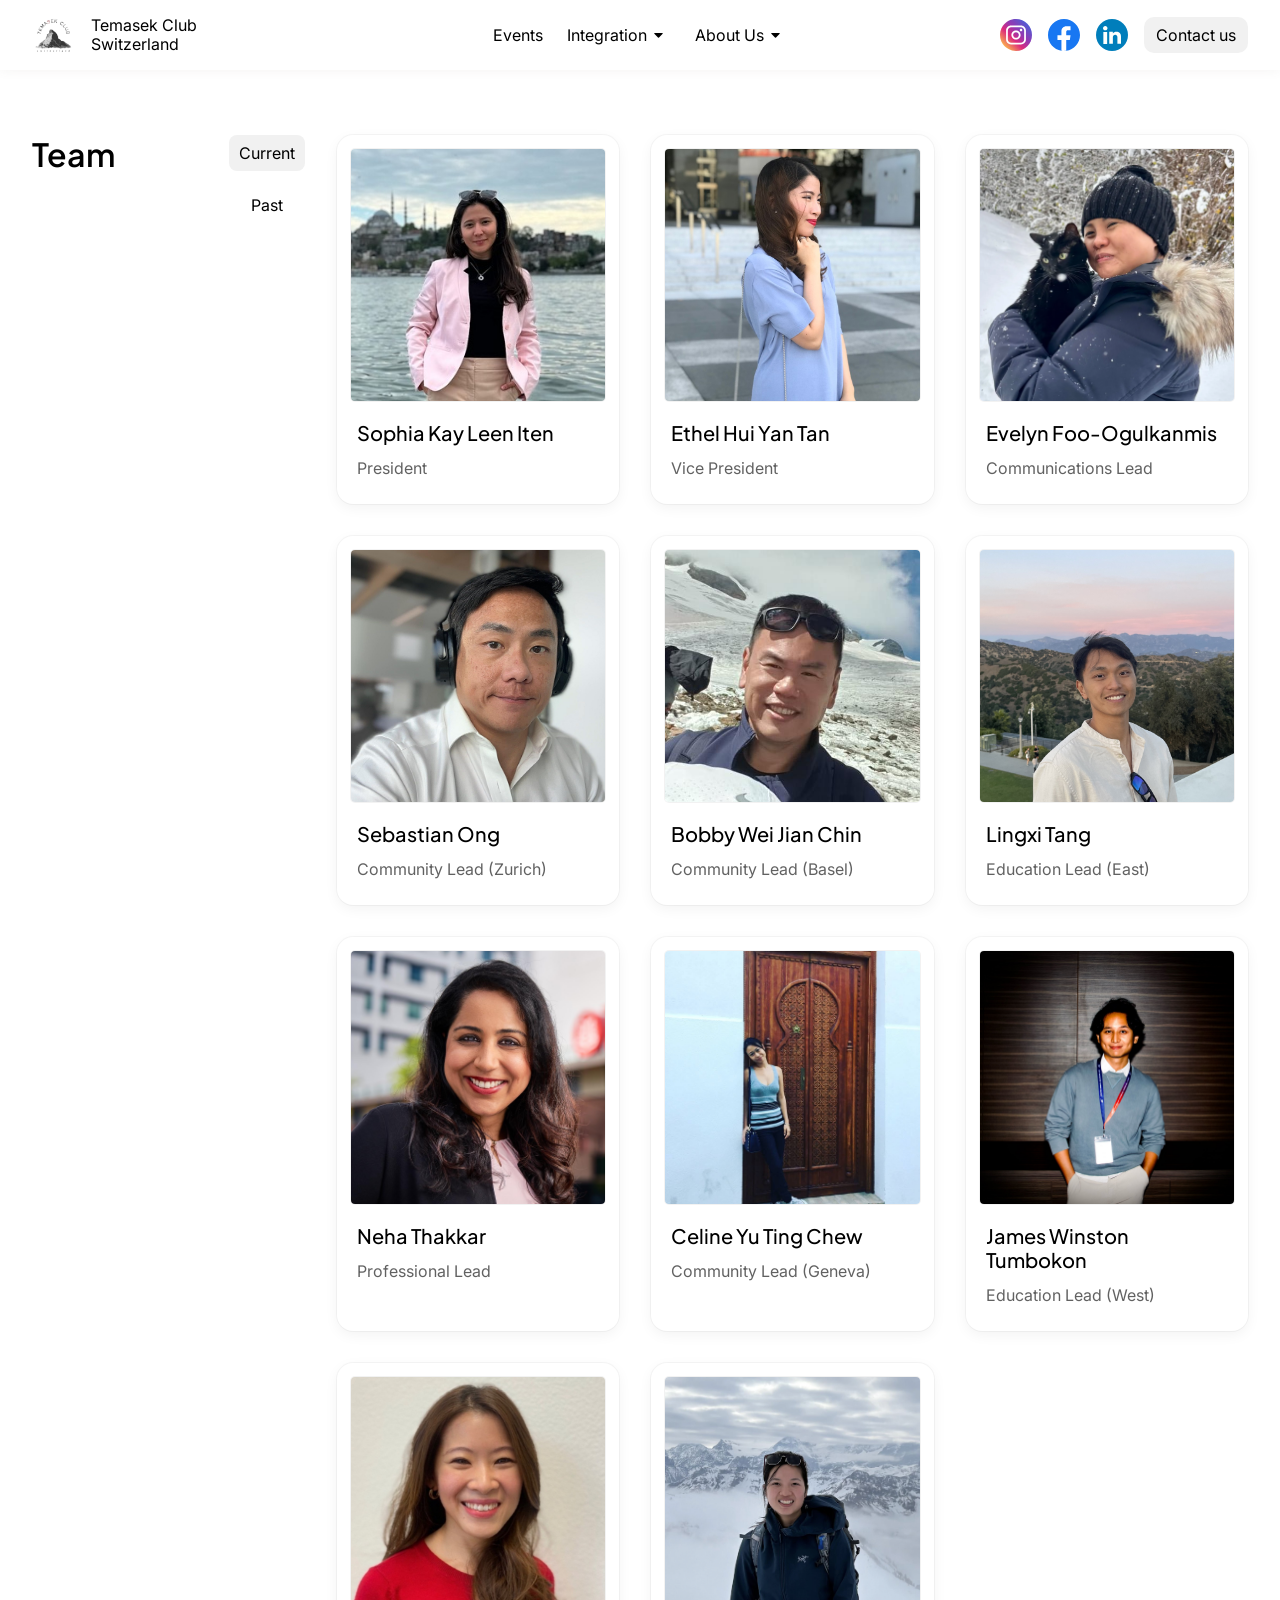
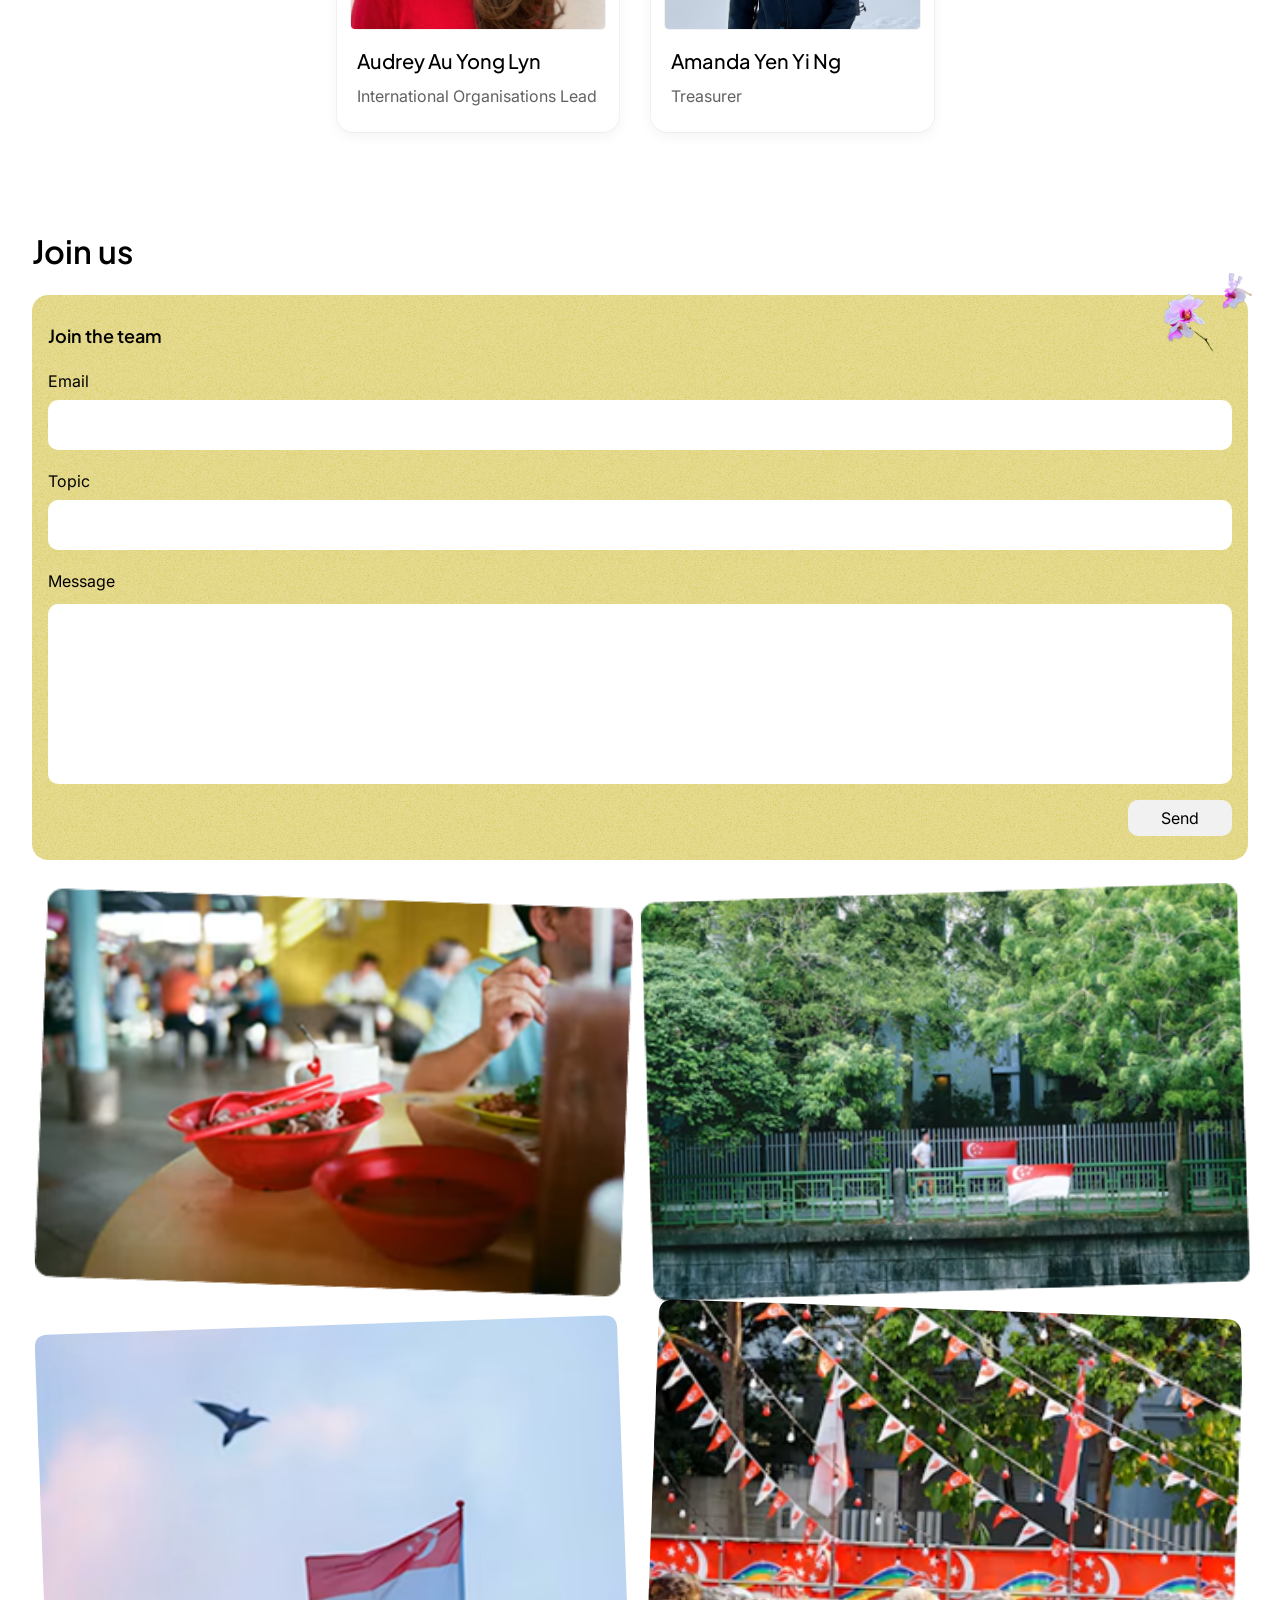
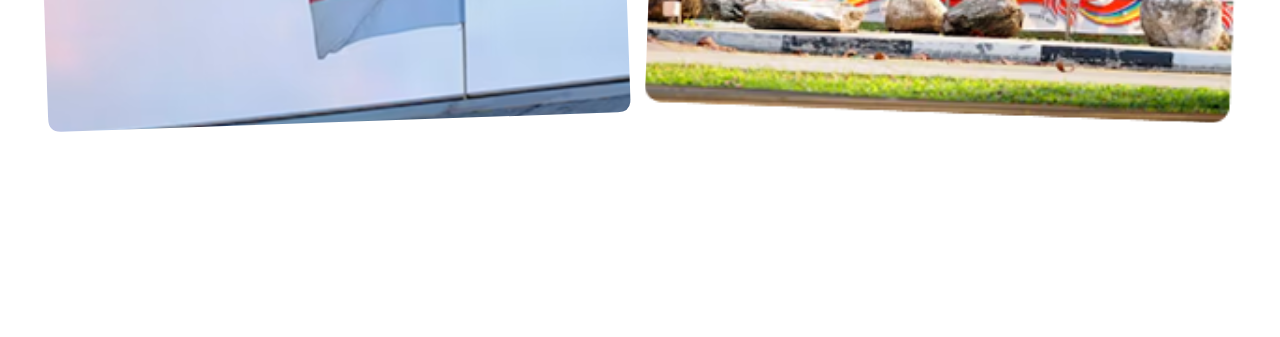
<file: team.html>
<!doctype html>
<html lang="en">
<head>
  <meta charset="utf-8">
  <meta name="viewport" content="width=device-width, initial-scale=1">
  <title>Team — Temasek Club Switzerland</title>
  <meta name="description" content="Meet the team behind Temasek Club Switzerland.">
  <link rel="icon" href="assets/logo.webp" type="image/webp">
  <link rel="preconnect" href="https://fonts.googleapis.com">
  <link rel="preconnect" href="https://fonts.gstatic.com" crossorigin>
  <link href="https://fonts.googleapis.com/css2?family=Inter:wght@400;500;600&family=Plus+Jakarta+Sans:wght@400;500;600&display=swap" rel="stylesheet">
  <script src="config.js?v=20261199"></script>
  <script src="content-loader.js?v=20261199"></script>
  <link rel="stylesheet" href="styles.css?v=20261199">
</head>
<body data-page="team">
  <div class="page">
  <svg width="0" height="0" style="position:absolute" aria-hidden="true" focusable="false">
    <defs>
      <clipPath id="clip-flag" clipPathUnits="objectBoundingBox"><path d="M0.0083,0.2591 Q0.0077,0.2428 0.0291,0.2424 L0.9508,0.2259 Q0.9722,0.2255 0.9727,0.2418 L0.9877,0.7090 Q0.9882,0.7253 0.9668,0.7256 L0.0452,0.7421 Q0.0238,0.7425 0.0233,0.7263 Z"/></clipPath>
      <clipPath id="clip-bunting-d" clipPathUnits="objectBoundingBox"><path d="M0.0286,0.0781 Q0.0295,0.0493 0.0542,0.0504 L0.9690,0.0886 Q0.9937,0.0896 0.9928,0.1184 L1,1 L0,1 Z"/></clipPath>
      <clipPath id="clip-bunting-m" clipPathUnits="objectBoundingBox"><path d="M0.0244,0.2139 Q0.0253,0.1852 0.0500,0.1862 L0.9647,0.2244 Q0.9895,0.2255 0.9886,0.2542 L1,1 L0,1 Z"/></clipPath>
    </defs>
  </svg>
    <!-- Header (node 0:7) -->
    <header class="header">
      <a class="brand" href="index.html">
        <img class="brand__logo" src="assets/logo.webp" alt="">
        <span class="brand__name">Temasek Club<br>Switzerland</span>
      </a>

      <div class="header__sheet" id="header-sheet">
      <nav class="nav" aria-label="Main">
        <a class="nav__link" href="events.html">Events</a>
        <button class="nav__link nav__trigger" type="button" data-menu="integration" aria-expanded="false" aria-controls="menu-integration">Integration <img src="assets/chevron.svg" alt=""></button>
        <a class="nav__link nav__trigger" href="about.html" data-menu="about" aria-expanded="false" aria-controls="menu-about">About Us <img src="assets/chevron.svg" alt=""></a>
      </nav>

      <!-- Expanding menu panels -->
      <div class="menu" id="menu-integration" data-menu="integration">
        <div class="menu__inner">
          <ul class="menu__options">
            <li><a href="life-in-switzerland.html">Life in Switzerland</a></li>
            <li><a href="local-businesses.html">Local Businesses</a></li>
          </ul>
        </div>
      </div>
      <div class="menu" id="menu-about" data-menu="about">
        <div class="menu__inner">
          <ul class="menu__options">
            <li><a href="team.html">Team</a></li>
            <li><a href="sponsors.html">Sponsors</a></li>
            <li><a href="agm.html">Annual General Meeting Docs</a></li>
          </ul>
        </div>
      </div>
      <div class="menu-overlay" aria-hidden="true"></div>
        <!-- mobile only: social links and the contact button live in the menu sheet -->
        <div class="sheet__socials">
          <a href="https://www.instagram.com/temasekclubswitzerland/" aria-label="Instagram" target="_blank" rel="noopener"><img src="assets/icon-instagram.svg" alt=""></a>
          <a href="https://www.facebook.com/groups/TemasekClubSwitzerland" aria-label="Facebook" target="_blank" rel="noopener"><img src="assets/icon-facebook.svg" alt=""></a>
          <a href="https://www.linkedin.com/company/temasek-club-switzerland/" aria-label="LinkedIn" target="_blank" rel="noopener"><img src="assets/icon-linkedin.svg" alt=""></a>
        </div>
        <a class="btn sheet__cta" href="#join">Contact us</a>
      </div>

      <div class="header__right">
        <div class="socials">
          <a href="https://www.instagram.com/temasekclubswitzerland/" aria-label="Instagram" target="_blank" rel="noopener" aria-describedby="tip-instagram"><img src="assets/icon-instagram.svg" alt=""><span class="tip" role="tooltip" id="tip-instagram">Event highlights, behind-the-scenes content, and stories</span></a>
          <a href="https://www.facebook.com/groups/TemasekClubSwitzerland" aria-label="Facebook" target="_blank" rel="noopener" aria-describedby="tip-facebook"><img src="assets/icon-facebook.svg" alt=""><span class="tip" role="tooltip" id="tip-facebook">Event updates, community news, and announcements</span></a>
          <a href="https://www.linkedin.com/company/temasek-club-switzerland/" aria-label="LinkedIn" target="_blank" rel="noopener" aria-describedby="tip-linkedin"><img src="assets/icon-linkedin.svg" alt=""><span class="tip" role="tooltip" id="tip-linkedin">Professional networking opportunities, career-related news, and initiative updates</span></a>
        </div>
        <a class="btn" href="#join">Contact us</a>
        <div class="hop" aria-hidden="true"><img class="hop__flag hop__sg" src="assets/flag-sg.svg" alt=""><img class="hop__flag hop__ch" src="assets/flag-ch.svg" alt=""></div>
        <button class="nav__toggle" type="button" aria-label="Menu" aria-expanded="false" aria-controls="header-sheet"><span></span><span></span></button>
      </div>
    </header>

    <main class="main">

      <section class="listing">
        <h1 class="section-title">Team</h1>

        <div class="listing-tabs" role="tablist" aria-label="Team">
          <button class="year" role="tab" type="button" data-tab="current" aria-selected="true">Current</button>
          <button class="year" role="tab" type="button" data-tab="past" aria-selected="false">Past</button>
        </div>

        <div class="listing__panels" data-tcs>
          <div class="listing__grid" data-tab="current" role="tabpanel">
            <article class="listing-card listing-card--polaroid">
              <img class="listing-card__img" src="assets/team/sophia-iten.png" alt="">
              <h2 class="listing-card__name">Sophia Kay Leen Iten</h2>
              <p>President</p>
            </article>
            <article class="listing-card listing-card--polaroid">
              <img class="listing-card__img" src="assets/team/ethel-tan.png" alt="">
              <h2 class="listing-card__name">Ethel Hui Yan Tan</h2>
              <p>Vice President</p>
            </article>
            <article class="listing-card listing-card--polaroid">
              <img class="listing-card__img" src="assets/team/evelyn-foo.png" alt="">
              <h2 class="listing-card__name">Evelyn Foo-Ogulkanmis</h2>
              <p>Communications Lead</p>
            </article>
            <article class="listing-card listing-card--polaroid">
              <img class="listing-card__img" src="assets/team/sebastian-ong.jpeg" alt="">
              <h2 class="listing-card__name">Sebastian Ong</h2>
              <p>Community Lead (Zurich)</p>
            </article>
            <article class="listing-card listing-card--polaroid">
              <img class="listing-card__img" src="assets/team/bobby-chin.jpeg" alt="">
              <h2 class="listing-card__name">Bobby Wei Jian Chin</h2>
              <p>Community Lead (Basel)</p>
            </article>
            <article class="listing-card listing-card--polaroid">
              <img class="listing-card__img" src="assets/team/lingxi-tang.jpeg" alt="">
              <h2 class="listing-card__name">Lingxi Tang</h2>
              <p>Education Lead (East)</p>
            </article>
            <article class="listing-card listing-card--polaroid">
              <img class="listing-card__img" src="assets/team/neha-thakkar.jpeg" alt="">
              <h2 class="listing-card__name">Neha Thakkar</h2>
              <p>Professional Lead</p>
            </article>
            <article class="listing-card listing-card--polaroid">
              <img class="listing-card__img" src="assets/team/celine-chew.jpg" alt="">
              <h2 class="listing-card__name">Celine Yu Ting Chew</h2>
              <p>Community Lead (Geneva)</p>
            </article>
            <article class="listing-card listing-card--polaroid">
              <img class="listing-card__img" src="assets/team/james-tumbokon.jpeg" alt="">
              <h2 class="listing-card__name">James Winston Tumbokon</h2>
              <p>Education Lead (West)</p>
            </article>
            <article class="listing-card listing-card--polaroid">
              <img class="listing-card__img" src="assets/team/audrey-lyn.jpeg" alt="">
              <h2 class="listing-card__name">Audrey Au Yong Lyn</h2>
              <p>International Organisations Lead</p>
            </article>
            <article class="listing-card listing-card--polaroid">
              <img class="listing-card__img" src="assets/team/amanda-ng.png" alt="">
              <h2 class="listing-card__name">Amanda Yen Yi Ng</h2>
              <p>Treasurer</p>
            </article>
          </div>
          <div class="listing__grid" data-tab="past" role="tabpanel" hidden>
            <article class="listing-card listing-card--polaroid">
              <img class="listing-card__img" src="assets/team/sumathi-selvaretnam.jpeg" alt="">
              <h2 class="listing-card__name">Sumathi V Selvaretnam</h2>
              <p>President (2018–2023)<br>Community Lead (2024)</p>
            </article>
            <article class="listing-card listing-card--polaroid">
              <img class="listing-card__img" src="assets/team/denise-lim.jpeg" alt="">
              <h2 class="listing-card__name">Denise Lim</h2>
              <p>Education Lead (2022–2023)<br>Vice President (2023–2024)</p>
            </article>
            <article class="listing-card listing-card--polaroid">
              <img class="listing-card__img" src="assets/team/shaun-mong.jpeg" alt="">
              <h2 class="listing-card__name">Mun How Mong (Shaun)</h2>
              <p>President (2023–2025)</p>
            </article>
            <article class="listing-card listing-card--polaroid">
              <img class="listing-card__img" src="assets/team/zixuan-ng.jpeg" alt="">
              <h2 class="listing-card__name">Zi Xuan Ng</h2>
              <p>Education Lead (2022–2023)<br>Vice President (2023–2025)</p>
            </article>
          </div>
        </div>
      </section>
    </main>

    <!-- Join us (node 0:106) -->
    <section class="join" id="join">
      <div class="join__inner">

        <!-- photo collage sits below the panel (first in layer order) -->
        <div class="collage" aria-hidden="true">
          <div class="collage__item collage__item--12"><img src="assets/collage-9.png" alt=""></div>
          <div class="collage__item collage__item--10"><img src="assets/collage-8.png" alt=""></div>
          <div class="collage__item collage__item--8"><img src="assets/collage-12.png" alt=""></div>
          <div class="collage__item collage__item--9"><img src="assets/collage-10.png" alt=""></div>
        </div>

        <h2 class="section-title join__title">Join us</h2>

        <form class="join__panel" action="#" method="post">
          <p class="join__ideas" data-tcs><strong>Join the team</strong></p>

          <div class="join__fields">
            <label class="field">
              <span>Email</span>
              <input type="email" name="email" required>
            </label>
            <label class="field">
              <span>Topic</span>
              <input type="text" name="topic" maxlength="120" autocomplete="off" required>
            </label>
            <label class="field field--message">
              <span>Message</span>
              <textarea name="message" required></textarea>
            </label>
          </div>

          <button class="btn join__send" type="submit">Send</button>

          <div class="join__orchid"><img src="assets/orchid.png" alt=""></div>
        </form>
      </div>
    </section>

  </div>
  <script src="listing.js?v=20261199"></script>
  <script src="nav.js?v=20261199"></script>
  <script src="button-wave.js?v=20261199"></script>
  <script src="form.js?v=20261199"></script>
  <script src="content-render.js?v=20261199"></script>
</body>
</html>
</file>
<file: styles.css>
/* Temasek Club Switzerland — Home
   Built from Figma frame "Home" (1440px wide). */

:root {
  --color-text: #000;
  /* secondary text: black at 62% so it stays readable on white, grey and yellow (about 5:1 or better) */
  --color-text-secondary: rgba(0, 0, 0, 0.62);
  --color-bg: #fff;
  --color-surface: #f1f1f1;
  --color-yellow: #e6dc94;
  --color-yellow-light: #f5edb2;

  --radius-sm: 10px;
  --lead-trim: 40px;   /* how much of the gap under the header is removed: 100px becomes 60px (32px of 64px on phones) */
  --radius-md: 16px; /* cards, panels and large photos */
  --radius-lg: 20px;

  --font: "Inter", system-ui, -apple-system, "Segoe UI", sans-serif;
  --font-title: "Plus Jakarta Sans", "Inter", system-ui, -apple-system, "Segoe UI", sans-serif;
  --noise-size: 134px;
}

*,
*::before,
*::after { box-sizing: border-box; }

html { -webkit-text-size-adjust: 100%; scroll-behavior: smooth; }
@media (prefers-reduced-motion: reduce) { html { scroll-behavior: auto; } }

body {
  margin: 0;
  background: var(--color-bg);
  color: var(--color-text);
  font-family: var(--font);
  font-size: 16px;
  font-weight: 400;
  /* Figma's "auto" line height for Inter rounds to 19px at 16px, 24px at 20px, 39px at 32px */
  line-height: 19px;
  overflow-x: hidden;
}

h1, h2, h3, h4, p, ul { margin: 0; padding: 0; }
h1, h2, h3, h4 { font-family: var(--font-title); }
ul { list-style: none; }
a { color: inherit; text-decoration: none; }
img { display: block; }
strong { font-weight: 600; }

/* ---------- Layout shell ---------- */

.page {
  max-width: 1440px;
  margin: 0 auto;
  padding: 0 32px 100px;
  display: flex;
  flex-direction: column;
  gap: 100px;
}

.main {
  width: 1248px;
  max-width: 100%;
  margin: calc(var(--lead-trim) * -1) auto 0;   /* pulls the page's first heading up closer to the header (the page gap is 100px) */
  display: flex;
  flex-direction: column;
  gap: 100px;
}

.section-title {
  font-size: 32px;
  font-weight: 600;
  line-height: 39px;
  white-space: nowrap;
}

/* ---------- Shared bits ---------- */

.btn {
  display: inline-flex;
  align-items: center;
  justify-content: center;
  height: 36px; /* one height for every button */
  padding: 0 12px;
  background: var(--color-surface);
  border: 0;
  border-radius: var(--radius-sm);
  color: inherit;
  font: inherit;
  white-space: nowrap;
  cursor: pointer;
}
.btn:hover { background: #e6e6e6; }

/* Yellow panel with the overlay-blended noise texture */
.noise-panel { position: relative; }
.noise-panel::before,
.noise-panel::after {
  content: "";
  position: absolute;
  inset: 0;
  border-radius: var(--radius-md);
  pointer-events: none;
}
.noise-panel::before { background: var(--color-yellow); }
.noise-panel::after {
  background: url("assets/noise.png") top left / var(--noise-size) var(--noise-size);
  mix-blend-mode: overlay;
  opacity: 0.5;
}
.noise-panel > * { position: relative; z-index: 1; }

/* ---------- Header ---------- */

/* Sticky top bar: white, full-bleed, with a soft shadow (same treatment as ivo.ai's navbar) */
.header {
  position: sticky;
  top: 0;
  z-index: 100;
  display: flex;
  align-items: center;
  justify-content: space-between;
  width: 100%;
  height: 70px;
  margin-bottom: 5px;
}
.header::before {
  content: "";
  position: absolute;
  z-index: -1;
  top: 0;
  bottom: 0;
  left: 50%;
  width: 100vw;
  transform: translateX(-50%);
  background: var(--color-bg);
  box-shadow: 0 0 11px rgba(111, 96, 85, 0.08);
}

.brand {
  display: flex;
  align-items: center;
  gap: 16px;
}
.brand__logo {
  width: 43px;
  height: 43px;
  object-fit: cover;
}
.brand__name { white-space: nowrap; }

.nav {
  position: absolute;
  left: 50%;
  top: 50%;
  transform: translate(-50%, -50%);
  display: flex;
  align-items: center;
  gap: 24px;
}
/* hover fills the item with a soft pill; negative margins keep the original spacing */
.nav__link {
  display: inline-flex;
  align-items: center;
  height: 36px; /* same height for Events, Integration, About Us and Contact us */
  margin: 0 -12px;
  padding: 0 12px;
  border: 0;
  border-radius: var(--radius-sm);
  background: transparent;
  color: inherit;
  font: inherit;
  white-space: nowrap;
  cursor: pointer;
  transition: background 0.2s;
}
.nav__link:hover,
.header[data-open="integration"] [data-menu="integration"].nav__trigger,
.header[data-open="about"] [data-menu="about"].nav__trigger { background: var(--color-surface); }
/* chevron half turn: 0.4s, ease-out opening and ease-in closing (the same easing as the contact tooltip letters) */
.nav__link img { width: 24px; height: 24px; transition: transform 0.4s ease-in; }
.nav__trigger:hover img,
.nav__trigger[aria-expanded="true"] img { transform: rotate(180deg); transition: transform 0.4s ease-out; }
.nav__link:focus-visible { outline: 2px solid #000; outline-offset: 2px; }

/* expanding panel: the header grows downward, the page behind is dimmed */
.menu {
  position: absolute;
  z-index: 1;
  top: 100%;
  left: 50%;
  width: 100vw;
  transform: translate(-50%, -8px);
  padding: 16px 0;
  background: var(--color-bg);
  box-shadow: 0 12px 24px rgba(111, 96, 85, 0.08);
  opacity: 0;
  visibility: hidden;
  transition: opacity 0.2s, transform 0.2s, visibility 0s 0.2s;
}
.header[data-open="integration"] #menu-integration,
.header[data-open="about"] #menu-about {
  opacity: 1;
  visibility: visible;
  transform: translate(-50%, 0);
  transition: opacity 0.2s, transform 0.2s;
}
.menu__inner {
  /* --menu-x is set by nav.js so the options line up under their parent item */
  padding-left: var(--menu-x, 0px);
  display: flex;
  flex-direction: column;
  align-items: flex-start;
}
.menu__options { display: flex; flex-direction: column; align-items: flex-start; gap: 4px; }
.menu__options a {
  display: flex;
  align-items: center;
  height: 36px;
  padding: 0 16px;
  border-radius: var(--radius-sm);
  transition: background 0.15s;
}
.menu__options a:hover,
.menu__options a:focus-visible { background: var(--color-surface); }

.menu-overlay {
  position: fixed;
  z-index: -2;
  inset: 0;
  background: rgba(0, 0, 0, 0.25);
  backdrop-filter: blur(3px);
  opacity: 0;
  visibility: hidden;
  pointer-events: none;
  transition: opacity 0.2s, visibility 0s 0.2s;
}
.header[data-open] .menu-overlay { opacity: 1; visibility: visible; transition: opacity 0.2s; }
.header__right {
  display: flex;
  align-items: center;
  gap: 16px;
}
.socials {
  display: flex;
  align-items: center;
  gap: 16px;
}
.socials a { position: relative; display: block; }
.header__right .btn { height: 36px; padding: 0 12px; }
.socials img { width: 32px; height: 32px; }

/* ---------- Hero ---------- */

.hero {
  display: flex;
  flex-direction: column;
  gap: 32px;
}
.hero__title {
  font-size: 32px;
  font-weight: 400;
  line-height: 42px;
  white-space: nowrap;
}

/* Photo carousel: centre photo with neighbours peeking in at the edges;
   windows are clipped with a polygon whose edges bow while dragging (see carousel.js) */
.carousel {
  position: relative;
  height: 690px;
  border-radius: var(--radius-md);
  overflow: hidden;
  isolation: isolate; /* keep the slides' z-index inside the carousel, below the header */
  background: var(--color-surface);
  cursor: grab;
  touch-action: pan-y;
  user-select: none;
  -webkit-user-select: none;
}
.carousel.is-dragging { cursor: grabbing; }
.carousel__stage { position: absolute; inset: 0; }
.carousel__slide {
  position: absolute;
  inset: 0;
  will-change: clip-path;
}
.carousel__slide img {
  position: absolute;
  top: 0;
  height: 100%;
  max-width: none;
  object-fit: cover;
  pointer-events: none;
  -webkit-user-drag: none;
}
.carousel__dots {
  position: absolute;
  right: 20px;
  top: 50%;
  transform: translateY(-50%);
  z-index: 2;
  display: flex;
  flex-direction: column;
  gap: 10px;
}
.carousel__dot {
  width: 6px;
  height: 6px;
  padding: 0;
  border: 0;
  border-radius: 50%;
  background: #fff;
  opacity: 0.5;
  cursor: pointer;
  transition: opacity 0.3s, transform 0.3s;
}
.carousel__dot[aria-selected="true"] { opacity: 1; transform: scale(1.4); }

.hero__caption {
  display: flex;
  align-items: flex-start;
  gap: 180px; /* narrower gap = a wider intro, so "exciting events," fits on one line */
}
.hero__lead {
  flex: 1 0 0;
  min-width: 0;
  font-size: 20px;
  line-height: 24px;
}
.hero__photo-caption {
  /* fixed width so the "Join us to stay connected…" text beside it keeps the same width
     whichever caption is showing (the longest caption is about 400px) */
  flex: 0 0 420px;
  text-align: right;
  padding-top: 4px;
  font-size: 20px;
  line-height: 24px;
}

/* ---------- Events ---------- */

.events {
  width: 1242px;
  max-width: 100%;
  display: flex;
  flex-direction: column;
  gap: 40px;
}

.events__panel {
  position: relative;
  display: flex;
  flex-direction: column;
  align-items: center;
  gap: 24px;
  padding: 42px 62px;
}
/* The yellow background is only 446px tall; the photos run past its bottom edge */
.events__panel::before,
.events__panel::after {
  content: "";
  position: absolute;
  top: 0;
  left: 0;
  right: 0;
  height: 446px;
  border-radius: var(--radius-md);
  pointer-events: none;
}
.events__panel::before { background: var(--color-yellow); }
.events__panel::after {
  background: url("assets/noise.png") top left / var(--noise-size) var(--noise-size);
  mix-blend-mode: overlay;
  opacity: 0.5;
}
.events__panel > * { position: relative; z-index: 1; }

.chips {
  display: flex;
  align-items: center;
  gap: 56px;
}
.chip {
  height: 38px; /* fixed: the emoji fallback font would otherwise inflate the line box */
  padding: 6px 12px;
  border: 1px solid var(--color-yellow-light);
  border-radius: var(--radius-sm);
  font-size: 20px;
  line-height: 24px;
  white-space: pre;
}
.chip--active {
  background: var(--color-yellow-light);
  border-color: transparent;
  /* active chip has no border in the design, so it is 2px shorter */
  height: 36px;
  padding: 5px 12px;
  margin: 1px 0;
}
.chips__more { font-size: 20px; line-height: 24px; white-space: nowrap; }

/* photo strip: scrolls sideways by itself as the page scrolls (events-scroll.js), and can also be swiped */
.events__images {
  display: flex;
  align-items: center;
  gap: 1px;                       /* hairline gaps, like the hero carousel */
  position: relative;
  width: var(--window-width, 100vw); /* edge to edge of the browser window; the panel centres it, so it overflows evenly both ways */
  max-width: none;
  flex: none;
  overflow-x: auto;
  scrollbar-width: none;
  border-radius: 0;               /* square corners: the photos run straight off both edges of the window */
}
.events__images::-webkit-scrollbar { display: none; }
.events__images img {
  flex: none;
  height: 454px;
  object-fit: cover;
  border-radius: 0;
}
.events__img-portrait { width: 340px; }
.events__img-wide { width: 658px; }

/* ---------- Partners ---------- */

.partners {
  display: flex;
  align-items: flex-start;
  gap: 147px /* 134px title + 147px = 281px, the same left edge as the Join us panel */;
}
.partners .section-title { flex: none; width: 134px; }

.partners__card {
  flex: 0 0 967px;
  width: 967px;
  display: flex;
  flex-direction: column;
  gap: 48px;
  padding: 32px;
  background: var(--color-surface);
  border-radius: var(--radius-md);
}

.partners__quote {
  display: flex;
  align-items: flex-start;
  gap: 32px;
}
.partners__avatar {
  flex: none;
  width: 120px;
  height: 120px;
  box-sizing: border-box;
  padding-top: 8px;             /* white space above his head (the photo's own background is white) */
  background: #fff;
  object-fit: cover;           /* fills the full width, so the suit runs to both edges; the extra top space costs a little of the bottom */
  object-position: 50% 0;
  border-radius: var(--radius-md);
}
.partners__text {
  width: 721px;
  display: flex;
  flex-direction: column;
  justify-content: center;
  gap: 24px;
}
.partners__body {
  display: flex;
  flex-direction: column;
  gap: 8px;
  line-height: 1.5;
}
.partners__author {
  display: flex;
  flex-direction: column;
  gap: 4px;
}
.partners__name { font-weight: 500; line-height: 1.5; }
.partners__role { font-size: 12px; line-height: 1.5; }

.partners__links {
  display: flex;
  flex-direction: column;
  align-items: flex-end;
  gap: 24px;
}
.partners__links li {
  display: flex;
  align-items: center;
  gap: 6px;
}
/* soft underline that slowly fades out on hover (same as the SOCIOTYPE link on sociodesign.co.uk) */
.partners__links a {
  white-space: nowrap;
  border-bottom: 1px solid rgba(153, 153, 153, 0.38);
  transition: color 1s, border-color 1s;
}
.partners__links a:hover { border-color: transparent; }
.partners__links a:hover,
.partners__links a:focus-visible { border-color: transparent; }
/* the arrow is hidden until hover and fades in at the same speed as the hero caption letters (0.55s, ease-out) */
.partners__links .arrow {
  opacity: 0;
  transform: translateX(-4px);
  transition: opacity 0.55s ease-out, transform 0.55s ease-out;
}
.partners__links li:has(a:hover) .arrow,
.partners__links li:has(a:focus-visible) .arrow {
  opacity: 1;
  transform: none;
}
.arrow {
  display: flex;
  align-items: center;
  justify-content: center;
  width: 16px;
  height: 19px; /* same as the link text's line height, so it centres on the text */
  font-size: 19px;
  line-height: 1;
}

/* ---------- Join us ---------- */

/* "Contact us" scrolls here: leave room for the sticky 70px header so "Join us" stays visible */
.join { padding: 0 64px; scroll-margin-top: 118px; }

.join__inner {
  position: relative;
  width: 1248px;
  max-width: 100%;
  height: 856.22px;
}

.join__title {
  position: absolute;
  left: 0;
  top: 0;
}

/* collage: positions are the Figma offsets inside the group (which starts 364px down) */
.collage {
  position: absolute;
  left: 0;
  top: 364px;
  width: 0;
  height: 0;
}
.collage__item {
  position: absolute;
  display: flex;
  align-items: center;
  justify-content: center;
}
/* the collage PNGs are exported from Figma already rotated, with transparent corners,
   so each one simply fills its bounding box */
.collage__item > img { width: 100%; height: 100%; }
.collage__item--12 { left: 951.34px; top: 181.6px;  width: 381.95px; height: 264.01px; }
.collage__item--10 { left: 629px;    top: 182px;    width: 404.44px; height: 273.7px; }
.collage__item--8  { left: 0;        top: 0;        width: 374.44px; height: 492.22px; }
.collage__item--9  { left: 358.4px;  top: 192.27px; width: 323.41px; height: 278.67px; }

.join__panel {
  position: absolute;
  left: 281px;
  top: 0;
  width: 967px;
  height: 580px;
}
.join__panel::before,
.join__panel::after {
  content: "";
  position: absolute;
  inset: 0;
  border-radius: var(--radius-md);
  pointer-events: none;
}
.join__panel::before { background: var(--color-yellow); }
.join__panel::after {
  background: url("assets/noise.png") top left / var(--noise-size) var(--noise-size);
  mix-blend-mode: overlay;
  opacity: 0.5;
}
.join__panel > * { position: absolute; z-index: 1; }

.join__ideas {
  font-family: var(--font-title); /* same typeface as the "Join us" title */
  left: 56px;
  top: 39px;
  font-size: 20px;
  line-height: 24px;
  white-space: nowrap;
}

.join__fields {
  left: 56px;
  top: 104px;   /* more space under the card's first line (was 86px) */
  width: 634px;
  display: flex;
  flex-direction: column;
  gap: 22px;
}
.field {
  display: flex;
  flex-direction: column;
  gap: 9px;
}
.field--message { gap: 13px; }
.field input,
.field textarea {
  width: 100%;
  border: 0;
  border-radius: var(--radius-sm);
  background: #fff;
  color: inherit;
  font: inherit;
  padding: 12px 16px;
}
.field input { height: 50px; }
.field textarea { height: 159px; resize: none; }   /* 259px before the Topic field was added: the card keeps its size */
/* focused field: the border sits right on the field's edge, in the same light yellow as the inactive event chips */
.field input:focus,
.field textarea:focus,
.field input:focus-visible,
.field textarea:focus-visible { outline: 2px solid var(--color-yellow-light); outline-offset: 0; }
/* a soft gold glow around the focused field makes it easier to spot than the pale border alone */
.field input,
.field textarea { transition: box-shadow 0.25s ease; }
.field input:focus,
.field textarea:focus {
  box-shadow:
    0 0 0 3px rgba(196, 178, 79, 0.16),
    0 0 12px 2px rgba(196, 178, 79, 0.28);
}

.join__send {
  right: 277px;   /* 967px card - (56px margin + 634px field) = the right edge of the input fields */
  top: 509px;
  height: 36px; /* same as the header buttons */
  min-width: 104px; /* a roomier target: well over the 24px minimum and close to the 44px recommended size */
  padding: 0 24px;
}

/* orchid.png is exported from Figma already cropped to this 283x251 box */
.join__orchid {
  left: 709px;
  top: 106px;
  width: 283px;
  height: 251px;
  pointer-events: none;
}
.join__orchid img { width: 100%; height: 100%; }
/* hovering "Send" makes the orchid sway: it tilts about the base of its stem */
.join__orchid {
  transform-origin: 62% 85%;
  transition: transform 0.4s ease-in;
}
.join__send:hover ~ .join__orchid,
.join__send:focus-visible ~ .join__orchid {
  transform: rotate(6deg);
  transition: transform 0.4s ease-out;
}
@media (prefers-reduced-motion: reduce) {
  .join__orchid { transition: none; }
}

/* ---------- Events page ---------- */

/* shared: noise overlay used on events cards and the grey panel */
.event-card,
.past__panel { position: relative; }
.event-card::after,
.past__panel::after {
  content: "";
  position: absolute;
  inset: 0;
  border-radius: var(--radius-md);
  background: url("assets/noise.png") top left / var(--noise-size) var(--noise-size);
  mix-blend-mode: overlay;
  opacity: 0.5;
  pointer-events: none;
}
.event-card > *, .past__panel > * { position: relative; z-index: 1; }

.upcoming {
  display: flex;
  align-items: flex-start;
  gap: 27px;
}
.upcoming .section-title { flex: none; }
.upcoming__list {
  flex: 1 0 0;
  min-width: 0;
  display: flex;
  flex-direction: column;
  align-items: flex-end;
  gap: 32px;
  padding-right: 40px;
}

.event-card {
  display: flex;
  align-items: flex-start;
  gap: 18px;
  width: 800px;
  max-width: 100%;
  padding: 24px 40px;
  background: #e4d989;
  border-radius: var(--radius-md);
}
.event-card__main {
  flex: 1 0 0;
  min-width: 0;
  display: flex;
  gap: 16px;
}
.event-card__pin { font-size: 20px; font-weight: 500; line-height: 24px; }
.event-card__row { display: flex; gap: 24px; }
.event-card__date { width: 91px; padding-top: 3px; }
.event-card__text { display: flex; flex-direction: column; gap: 10px; }
.event-card__title { margin: 0; font-size: 20px; font-weight: 500; line-height: 24px; }
.event-card__meta {
  display: flex;
  flex-direction: column;
  justify-content: center;
  gap: 10px;
}
.event-card__meta li { display: flex; align-items: center; gap: 10px; white-space: nowrap; }
.event-card__meta img { width: 24px; height: 24px; flex: none; filter: brightness(0); opacity: 0.62; }   /* black at 62%: the same shade as the "Community" text (--color-text-secondary) */
.event-card__meta span { line-height: 24px; }

/* same 32px as the gap between the upcoming cards (.main normally spaces sections 100px) */
.main--events { gap: 32px; }
.past { display: flex; justify-content: flex-end; width: 1242px; max-width: 100%; }
.past__panel {
  display: flex;
  gap: 24px;
  width: 1114px;
  max-width: 100%;
  padding: 42px 40px;
  background: var(--color-surface);
  border-radius: var(--radius-md);
}
.past__title { flex: 1 0 0; margin: 0; font-size: 20px; font-weight: 400; line-height: 24px; }
.past__body { display: flex; gap: 24px; align-items: flex-start; }

.years { display: flex; flex-direction: column; gap: 24px; }
.year {
  display: inline-flex;
  align-items: center;
  justify-content: center;
  height: 36px;
  padding: 0 9px;
  border: 0;
  border-radius: 8px;
  background: var(--color-surface);
  color: inherit;
  font: inherit;
  cursor: pointer;
}
.year[aria-selected="true"] { background: #fff; }
.year:not([aria-selected="true"]):hover { background: #e6e6e6; }

.past__lists { width: 800px; max-width: 100%; }
.past__list { display: flex; flex-direction: column; gap: 24px; }
.past__list[hidden] { display: none; }
.past-row {
  display: flex;
  align-items: flex-start;
  gap: 24px;
  min-height: 113px;
  padding: 30px 40px;
  background: #fff;
  border-radius: var(--radius-md);
}
.past-row__date { width: 91px; flex: none; padding-top: 3px; white-space: nowrap; }
.past-row__text { flex: 1 0 0; min-width: 0; display: flex; flex-direction: column; gap: 10px; }
.past-row .btn { align-self: center; }
.past-row__title { margin: 0; font-size: 20px; font-weight: 500; line-height: 24px; }
.past-row--empty { min-height: 0; padding: 24px 40px; }

/* ---------- About page ---------- */

.page--about { position: relative; gap: 95px; padding-bottom: 0; overflow: clip; min-height: calc(1603px - var(--lead-trim)); /* Figma frame height: the train photo ends flush with the bottom */ }
.main--about { position: relative; z-index: 1; gap: 48px; }

/* decorative photos sit behind the content, positioned against the 1440px frame */
.about__deco { position: absolute; z-index: 0; pointer-events: none; max-width: none; }
.about__deco--train { left: -270px; top: calc(648px - var(--lead-trim)); width: 764px; height: 955px; object-fit: cover; }
.about__deco--greenhouse { left: 1162px; top: calc(664px - var(--lead-trim)); width: 400px; height: 267px; object-fit: cover; }

.about-intro { display: flex; align-items: flex-start; gap: 24px; }
.about-intro .section-title { flex: 1 0 0; }
.about-intro__text {
  flex: none;
  width: 782px;
  max-width: 100%;
  font-size: 20px;
  line-height: 1.5;
}
.about-intro__text p + p { margin-top: 1.5em; }

.about-panel {
  position: relative;
  align-self: flex-end;
  display: grid;
  grid-template-columns: 1fr 1fr;
  gap: 24px;
  width: 1114px;
  max-width: 100%;
  padding: 42px 40px;
  background: var(--color-surface);
  border-radius: var(--radius-md);
}
.about-panel::after {
  content: "";
  position: absolute;
  inset: 0;
  border-radius: var(--radius-md);
  background: url("assets/noise.png") top left / var(--noise-size) var(--noise-size);
  mix-blend-mode: overlay;
  opacity: 0.5;
  pointer-events: none;
}
.about-panel > * { position: relative; z-index: 1; }

.about-card {
  padding: 24px 40px;
  background: #fff;
  border-radius: var(--radius-md);
  line-height: 1.5;
}
.about-card h2,
.strategy__item h4 { margin: 0; font-weight: 500; }
.about-card h2 { margin-bottom: 10px; font-size: 20px; line-height: 24px; }
.about-card[data-about="vision"],
.about-card[data-about="mission"],
.about-card--strategy { grid-column: 1 / -1; }   /* each card on its own row */
.about-card--strategy > h2 { margin-bottom: 8px; }

.strategy__item { padding: 24px 0; }
.strategy__item:last-child { padding-bottom: 12px; }
.strategy__item h4 { margin-bottom: 10px; font-size: 16px; line-height: 19px; }

/* ---------- Sponsors page ---------- */

.listing { display: flex; align-items: flex-start; gap: 27px; }
.listing .section-title { flex: none; width: 170px; }

/* 27px flex gap + 5px = the 32px gap between the cards; the title keeps its original 27px */
.listing-tabs { flex: none; display: flex; flex-direction: column; gap: 16px; margin-right: 5px; }
.listing-tabs .year { min-width: 76px; text-align: center; }
/* on the white page the selected tab is the filled one (Current by default) */
.listing-tabs .year { background: transparent; }
.listing-tabs .year[aria-selected="true"] { background: var(--color-surface); }
.listing-tabs .year:not([aria-selected="true"]):hover { background: var(--color-surface); }

.listing__panels { flex: 0 1 948px; min-width: 0; max-width: 100%; }
.listing__grid {
  display: grid;
  grid-template-columns: repeat(3, 281px);
  gap: 32px;
}
.listing__grid[hidden] { display: none; }
.listing__empty { grid-column: 1 / -1; padding: 24px 0; }

.listing-card { padding: 24px; display: flex; flex-direction: column; gap: 10px; }
.listing-card__img { width: 240px; height: 238px; margin-bottom: 6px; border-radius: var(--radius-md); object-fit: cover; }
.listing-card__name { margin: 0; font-size: 20px; font-weight: 500; line-height: 24px; }

/* ---------- AGM docs page ---------- */

.about__deco--agm { top: calc(616px - var(--lead-trim)); }

.agm-intro { display: flex; align-items: flex-start; gap: 72px; }
.agm-intro .section-title { flex: none; width: 466px; white-space: normal; }
.agm-intro p { flex: 1 0 0; min-width: 0; font-size: 20px; line-height: 1.5; }

.doc-list {
  position: relative;
  width: 1034px;
  max-width: 100%;
  padding-top: 24px;
  display: flex;
  flex-direction: column;
  align-items: flex-end;
  gap: 24px;
}
/* grey backdrop sits behind the right part of the cards */
.doc-list::before,
.doc-list::after {
  content: "";
  position: absolute;
  top: 0;
  left: 510px;
  width: 734px;
  height: 950px;
  border-radius: var(--radius-md);
  pointer-events: none;
}
.doc-list::before { background: var(--color-surface); }
.doc-list::after {
  background: url("assets/noise.png") top left / var(--noise-size) var(--noise-size);
  mix-blend-mode: overlay;
  opacity: 0.5;
}
.doc-card {
  position: relative;
  z-index: 1;
  width: 689px;
  max-width: 100%;
  padding: 24px 40px;
  background: #fff;
  border: 1px solid rgba(0, 0, 0, 0.1);
  border-radius: var(--radius-md);
}
.doc-card h2 { margin: 0 0 8px; font-size: 20px; font-weight: 500; line-height: 24px; }
.doc-card__row {
  display: flex;
  align-items: center;
  justify-content: space-between;
  gap: 24px;
  padding-top: 16px;
  font-weight: 500;
}
.doc-card__row img { width: 24px; height: 24px; }
.doc-card__row:hover img { opacity: 0.6; }

/* ---------- Life in Switzerland page ---------- */

.life-intro { display: flex; flex-direction: column; gap: 27px; }
.life-intro__text { margin-top: 5px; font-size: 20px; line-height: 1.5; }
.life-photos {
  display: flex;
  gap: 12px;
  height: 581px;
  overflow: hidden;
  border-radius: var(--radius-md);
}
.life-photos__a {
  flex: none;
  width: 842px;
  height: 581px;
  object-fit: cover;
  border-radius: var(--radius-md);
}
/* second photo is shown from its middle, as framed in Figma */
.life-photos__b {
  position: relative;
  flex: none;
  width: 929px;
  height: 581px;
  overflow: hidden;
  border-radius: var(--radius-md);
}
.life-photos__b img { position: absolute; top: 0.15%; left: -49.99%; width: 100%; height: 100%; max-width: none; }

.info { display: flex; flex-direction: column; gap: 40px; }
.info__panel {
  position: relative;
  display: flex;
  flex-direction: column;
  align-items: center;
  gap: 24px;
  width: 1242px;
  max-width: 100%;
  padding: 42px 62px;
  background: var(--color-yellow);
  border-radius: var(--radius-md);
}
.info__panel::after {
  content: "";
  position: absolute;
  inset: 0;
  border-radius: var(--radius-md);
  background: url("assets/noise.png") top left / var(--noise-size) var(--noise-size);
  mix-blend-mode: overlay;
  opacity: 0.5;
  pointer-events: none;
}
.info__panel > * { position: relative; z-index: 1; }
button.chip { background: transparent; color: inherit; font: inherit; font-size: 20px; line-height: 24px; cursor: pointer; }
button.chip.chip--active { background: var(--color-yellow-light); }
.info__list { width: 100%; padding-left: 36px; font-size: 20px; line-height: 1.5; list-style: disc; } /* same size as the intro text above */
.info__list li { margin-bottom: 24px; }
.info__list li:last-child { margin-bottom: 0; }
.info__list li strong { font-weight: 600; }
.info__list[hidden] { display: none; }
.info__list--empty { padding-left: 0; list-style: none; }

/* ---------- Local businesses page ---------- */

.listing--plain .section-title { flex: 1 0 0; width: auto; }
.socials--grey { gap: 16px; }
.socials--grey img { width: 24px; height: 24px; }

/* ---------- Contact icon tooltips ---------- */

.sr-only {
  position: absolute;
  width: 1px;
  height: 1px;
  overflow: hidden;
  clip: rect(0 0 0 0);
  white-space: nowrap;
}
.tip {
  position: absolute;
  z-index: 5;
  top: calc(100% + 14px);
  left: 50%;
  width: max-content;
  max-width: 240px;
  padding: 12px 16px;
  background: var(--color-bg);
  border-radius: var(--radius-sm);
  box-shadow: 0 8px 24px rgba(111, 96, 85, 0.14);
  color: var(--color-text);
  font-size: 14px;
  font-weight: 500;
  line-height: 20px;
  text-align: left;
  opacity: 0;
  visibility: hidden;
  pointer-events: none;
  transform: translate(-50%, -4px);
  transition: opacity 0.2s 0.1s, transform 0.2s, visibility 0s 0.6s;
}
.socials a:hover .tip,
.socials a:focus-visible .tip {
  opacity: 1;
  visibility: visible;
  transform: translate(-50%, 0);
  transition: opacity 0.15s, transform 0.2s;
}
.tip__word { display: inline-block; white-space: nowrap; }
/* letters start slightly tucked in and transparent, then fade in left to right (reverse on leave) */
.tip__char {
  margin-left: -0.035em;
  opacity: 0;
  transition: margin-left 0.3s ease-in, opacity 0.3s ease-in;
  transition-delay: calc((var(--n) - var(--i)) * 6ms);
}
.socials a:hover .tip__char,
.socials a:focus-visible .tip__char {
  margin-left: 0;
  opacity: 1;
  transition: margin-left 0.3s ease-out, opacity 0.3s ease-out;
  transition-delay: calc(var(--i) * 6ms);
}
@media (prefers-reduced-motion: reduce) {
  .tip__char { transition: none !important; margin-left: 0; opacity: 1; }
}

/* ---------- Polaroid cards (Team) ----------
   An instant-photo print kept deliberately understated: a flat warm-white card (no paper grain),
   even margins round the photo with a deeper band at the bottom for the name, a barely-visible
   edge and a very soft lift. Nothing is laid over the photos. */

.listing-card--polaroid {
  position: relative;
  gap: 14px;
  padding: 14px 14px 26px;
  background: #fff;
  border-radius: var(--radius-md);
  box-shadow:
    0 0 0 1px rgba(0, 0, 0, 0.035),
    0 4px 14px rgba(0, 0, 0, 0.05);
}
.listing-card--polaroid > * { position: relative; z-index: 1; }
/* the photo is outlined by a barely-there hairline */
.listing-card--polaroid .listing-card__img {
  width: 100%;
  height: auto;
  aspect-ratio: 240 / 238;
  margin-bottom: 0;
  border-radius: 4px;
  box-shadow: 0 0 0 1px rgba(0, 0, 0, 0.05);
}
.listing-card--polaroid .listing-card__name,
.listing-card--polaroid p { padding: 0 6px; }
.listing-card--polaroid .listing-card__name { margin-top: 6px; }

/* ---------- Custom cursor: ang ku kueh on a leaf (switched off for now) ----------
   To turn it back on, uncomment the two rules below. The artwork is assets/cursor-ang-ku-kueh.svg.

:root { --cursor: url("assets/cursor-ang-ku-kueh.svg") 20 10, auto; }
html, body, a, button, summary, .btn, .year, .chip, .nav__link { cursor: var(--cursor); }
*/

/* Sponsors: the logos start level with the top of the Current / Past buttons */
.listing-card--flush-top { padding-top: 0; }

/* sponsor descriptions stay on one line */
.listing-card--flush-top p { overflow: hidden; white-space: nowrap; text-overflow: ellipsis; }

/* =====================================================================
   Responsive
   - up to 1300px: small fixes so nothing overflows on laptops
   - up to 960px: tablet and mobile layout (menu becomes a burger sheet, rows stack)
   - up to 600px: phone typography and spacing
   ===================================================================== */

/* the sheet only exists as a box on small screens; on desktop its children behave as before */
.header__sheet { display: contents; }
.nav__toggle,
.sheet__socials,
.sheet__cta { display: none; }

@media (max-width: 1300px) {
  .partners__card { flex: 0 1 967px; min-width: 0; }
  .partners__text { width: auto; flex: 1; min-width: 0; }
  /* the Join us panel goes full width here, so the partners card does too and both keep one left edge */
  .partners { flex-direction: column; gap: 24px; }
  .partners .section-title { width: auto; }
  .partners__card { flex: none; width: 100%; }

  /* the Join us photo collage and form are drawn at a fixed 1248px, so stack them below this width */
  /* ----- Join us (every page): the form first, the photo collage under it ----- */
  .join { padding: 0; }
  .join__inner { display: flex; flex-direction: column; gap: 24px; width: 100%; height: auto; }
  .join__title { position: static; order: 1; }
  .join__panel {
    position: relative;
    order: 2;
    left: auto;
    top: auto;
    width: 100%;
    height: auto;
    display: flex;
    flex-direction: column;
    gap: 16px;
    padding: 28px 16px 24px;
  }
  .join__panel > * { position: relative; left: auto; right: auto; top: auto; }
  .join__ideas { white-space: normal; font-size: 18px; line-height: 1.4; padding-right: 72px; margin-bottom: 8px; }
  .join__fields { width: 100%; }
  .field textarea { height: 180px; }
  .join__send { align-self: flex-end; }
  .join__panel > .join__orchid { position: absolute; top: -28px; right: -4px; left: auto; width: 110px; height: 98px; }
  .collage {
    position: relative;
    order: 3;
    left: auto;
    top: auto;
    width: auto;
    height: auto;
    display: grid;
    grid-template-columns: 1fr 1fr;
    gap: 8px;
    align-items: center;
  }
  .collage__item { position: relative; left: auto !important; top: auto !important; width: auto !important; height: auto !important; }
  .collage__item > img { width: 100%; height: auto; }
  /* the four photos were exported with different tilts (-1.3, +2.1, -1.0, +3.0 degrees), so each gets a small extra turn
     to settle on alternating -2 / +2 degrees; the flag and bunting photos are also cropped (slanted windows in index.html) */
  .collage__item--8 > img { clip-path: url(#clip-flag); transform: rotate(-.65deg); }
  .collage__item--10 > img { transform: rotate(-1deg); }
  .collage__item--12 > img { transform: rotate(-1deg); }
  .collage__item--9 > img { clip-path: url(#clip-bunting-m); }
  /* the clipped-away top of the bunting photo would leave a gap, so pull it up and bottom-align the pair */
  .collage__item--8, .collage__item--9 { align-self: end; }
  .collage__item--9 { margin-top: -17.6%; }
  .collage__item--8 > img { width: 100%; }
  .collage__item--8 { margin: -30.8% 0 -35%; }


  /* grids and panels that were fixed-width flex with the space instead */
  .listing__grid { grid-template-columns: repeat(auto-fill, minmax(240px, 1fr)); }
  .listing-card__img { width: 100%; height: auto; aspect-ratio: 240 / 238; }
  .past__title { flex: none; width: 160px; }   /* a fixed title column, so the list gets the rest of the card */
  .past__body { flex: 1; min-width: 0; }
  .past__lists { width: auto; flex: 1; min-width: 0; }
}

@media (max-width: 960px) {
  :root { --lead-trim: 32px; }
  .page { padding: 0 20px 64px; gap: 64px; }
  .page--about { gap: 64px; min-height: 0; overflow: visible; padding-bottom: 64px; }
  .main { gap: 64px; }
  .main--events { gap: 24px; }
  .section-title { white-space: normal; font-size: 26px; line-height: 1.3; }

  /* ----- header: logo, burger, and a full-screen sheet ----- */
  .header { gap: 12px; }
  .header__right { gap: 8px; }
  .header__right .socials,
  .header__right .btn { display: none; }
  .nav__toggle {
    position: relative;
    display: inline-flex;
    width: 44px;
    height: 36px;
    padding: 0;
    border: 0;
    border-radius: var(--radius-sm);
    background: var(--color-surface);
    cursor: pointer;
  }
  .nav__toggle span {
    position: absolute;
    left: 13px;
    right: 13px;
    height: 2px;
    border-radius: 1px;
    background: #000;
    transition: transform 0.3s ease, top 0.3s ease;
  }
  .nav__toggle span:nth-child(1) { top: 14px; }
  .nav__toggle span:nth-child(2) { top: 20px; }
  .header[data-mobile="open"] .nav__toggle span:nth-child(1) { top: 17px; transform: rotate(45deg); }
  .header[data-mobile="open"] .nav__toggle span:nth-child(2) { top: 17px; transform: rotate(-45deg); }

  .header__sheet {
    position: fixed;
    top: 70px;
    left: 0;
    right: 0;
    bottom: 0;
    z-index: 5;
    display: none;
    flex-direction: column;
    align-items: stretch;
    padding: 8px 20px 40px;
    overflow-y: auto;
    overscroll-behavior: contain;
    background: var(--color-bg);
  }
  .header[data-mobile="open"] .header__sheet { display: flex; }

  /* the three menu items and their options stack in one list; every option is always visible */
  .nav { display: contents; }
  .nav .nav__link {
    order: 1;
    width: 100%;
    height: 56px;
    margin: 0;
    padding: 0 12px;
    justify-content: space-between;
    font-size: 20px;
  }
  .nav .nav__link:nth-child(2) { order: 2; }
  #menu-integration { order: 3; }
  .nav .nav__link:nth-child(3) { order: 4; }
  #menu-about { order: 5; }
  .nav__trigger img { display: none; }
  /* About Us is a link, so its chevron stays and points right (the Integration heading is not a link: no chevron) */
  .nav a.nav__trigger img,
  .nav a.nav__trigger:hover img { display: block; transform: translateY(2px) rotate(-90deg); transition: none; }   /* 2px lower: level with the middle of the letters */
  .nav a.nav__trigger { justify-content: flex-start; gap: 4px; }   /* the chevron sits right after the words, not at the row's far edge */
  .nav__trigger { font-weight: 600; font-family: var(--font-title); }
  button.nav__trigger { pointer-events: none; }
  .menu {
    position: static !important;
    width: auto;
    padding: 0 0 12px 12px;
    background: none;
    box-shadow: none;
    opacity: 1 !important;
    visibility: visible !important;
    transform: none !important;
    transition: none !important;
  }
  .menu__inner { padding-left: 0 !important; max-width: none; width: auto; }
  .menu__options { width: 100%; }
  .menu__options a { height: 48px; font-size: 18px; width: 100%; }
  .menu-overlay { display: none; }
  .sheet__socials { order: 6; display: flex; gap: 16px; margin: 16px 12px 0; padding: 24px 0 8px; border-top: 1px solid rgba(0, 0, 0, 0.08); }   /* a subtle divider between the page links and the social icons */
  .sheet__socials img { width: 32px; height: 32px; }
  .sheet__cta { order: 7; display: inline-flex; align-self: flex-start; margin: 16px 12px 0; }
  .tip { display: none; }

  /* ----- home ----- */
  .hero__title { white-space: normal; font-size: 26px; line-height: 1.3; }
  .carousel { height: 420px; }
  .hero__caption { flex-direction: column; gap: 16px; }
  .hero__lead { font-size: 20px; line-height: 24px; }
  .hero__break { display: none; } /* on small screens the text just wraps naturally */
  .hero__photo-caption { order: -1; flex: none; width: auto; padding-top: 0; white-space: normal; text-align: left; } /* caption sits above the intro text */

  .events { width: 100%; gap: 24px; }
  .events__panel { padding: 28px 16px; gap: 20px; }
  .events__panel::before,
  .events__panel::after { height: calc(100% - 70px); }
  .chips { flex-wrap: wrap; justify-content: center; gap: 12px; }
  .events__images img { height: 300px; }
  .events__img-portrait { width: 220px; }
  .events__img-wide { width: 400px; }

  .partners { flex-direction: column; gap: 24px; }
  .partners .section-title { width: auto; }
  .partners__card { flex: none; width: 100%; padding: 20px; gap: 32px; }
  .partners__quote { flex-direction: column; gap: 20px; }
  .partners__text { width: 100%; }
  .partners__links { align-items: flex-start; }
  .partners__links a { white-space: normal; padding-bottom: 6px; }   /* more room between the text and its grey underline */

  /* ----- events page ----- */
  .upcoming { flex-direction: column; gap: 20px; }
  .upcoming__list { width: 100%; padding-right: 0; align-items: stretch; gap: 16px; }
  .event-card { width: 100%; flex-direction: column; gap: 12px; padding: 20px; }
  /* first line: the pin and the date; next line: the title with its subtitle; then the location and info, full width */
  .event-card__main { flex-wrap: wrap; align-items: baseline; gap: 8px 12px; }
  .event-card__row { display: contents; }
  .event-card__date { width: auto; min-width: 0; padding-top: 0; }
  .event-card__text { flex: 0 0 100%; }
  .event-card__meta li { white-space: normal; }
  .past { width: 100%; }
  .past__panel { flex-direction: column; gap: 16px; padding: 24px 16px; }
  .past__body { flex-direction: column; gap: 16px; width: 100%; }
  .years { flex-direction: row; gap: 8px; }
  .past__lists { width: 100%; }
  .past-row { flex-direction: column; align-items: flex-start; gap: 8px; min-height: 0; padding: 20px; }
  .past-row__date { width: auto; }
  .past-row .btn { align-self: flex-start; margin-top: 8px; }

  /* ----- About ----- */
  .about__deco { display: none; }
  .about-intro { flex-direction: column; gap: 20px; }
  .about-intro__text { width: 100%; font-size: 18px; }
  .about-panel { grid-template-columns: 1fr; width: 100%; padding: 20px 16px; }
  .about-card--strategy { grid-column: auto; }
  .about-card { padding: 20px; }

  /* ----- AGM docs ----- */
  .agm-intro { flex-direction: column; gap: 20px; }
  .agm-intro .section-title { width: auto; }
  .agm-intro p { font-size: 18px; }
  .doc-list { width: 100%; padding-top: 0; }
  .doc-list::before,
  .doc-list::after { display: none; }
  .doc-card { width: 100%; padding: 20px; }

  /* ----- Team, Sponsors, Local businesses ----- */
  .listing { flex-direction: column; gap: 20px; }
  .listing .section-title { width: auto; }
  .listing-tabs { flex-direction: row; margin-right: 0; }
  .listing__panels { flex: none; width: 100%; }
  .listing__grid { grid-template-columns: repeat(auto-fill, minmax(240px, 1fr)); gap: 16px; }
  .listing-card__img { width: 100%; height: auto; aspect-ratio: 240 / 238; }

  /* ----- Life in Switzerland ----- */
  .life-photos { flex-direction: column; height: auto; }
  .life-photos__a { width: 100%; height: 240px; }
  .life-photos__b { width: 100%; height: 160px; }
  .life-photos__b img { top: 0; left: 0; object-fit: cover; }
  .life-intro__text { font-size: 18px; }
  .info__panel { width: 100%; padding: 24px 16px; }
  .info__list { font-size: 18px; padding-left: 22px; }
}

@media (max-width: 600px) {
  .page { padding: 0 16px 56px; }
  .section-title { font-size: 22px; }
  .hero__title { font-size: 22px; }
  .carousel { height: 340px; }
  .brand__name { font-size: 14px; }
  .brand { gap: 10px; }
  .events__images img { height: 240px; }
  .events__img-portrait { width: 170px; }
  .events__img-wide { width: 320px; }
  .chip, button.chip, .chips__more, .hero__lead, .hero__photo-caption { font-size: 16px; line-height: 20px; }
  .listing__grid { grid-template-columns: 1fr; }
}

/* ---------- Text button wave ---------- */
.wave__char { display: inline-block; }
.btn:hover .wave__char,
.btn:focus-visible .wave__char,
.year:hover .wave__char {
  animation: letter-wave 0.45s ease-in-out both;
  animation-delay: var(--d, 0ms);
}
@keyframes letter-wave {
  0%, 100% { transform: translateY(0); }
  40% { transform: translateY(calc(var(--lift, 3px) * -1)); }
}

/* ---------- Text hierarchy: secondary text is a lighter shade ---------- */
.listing-card p,
.event-card__date,
.event-card__text p,
.past-row__date,
.past-row__text p,
.partners__role,
.hero__photo-caption { color: var(--color-text-secondary); }
.hero__photo-caption strong { color: var(--color-text); }

/* event chips are real buttons: soft fill on hover, filled when selected */
.chips button.chip { cursor: pointer; transition: background 0.2s; }
.chips button.chip:not(.chip--active):hover { background: rgba(245, 237, 178, 0.55); }
.chips button.chip:focus-visible { outline: 2px solid #000; outline-offset: 2px; }

/* ---------- Hero caption letters (the tooltip fade, slowed down) ---------- */
.cap__word { display: inline-block; white-space: nowrap; }
.cap__char {
  margin-left: 0;
  opacity: 1;
  /* slower than the tooltips so a whole caption settles in about a second: 0.55s fade, 18ms between letters */
  transition: margin-left 0.55s ease-out, opacity 0.55s ease-out;
  transition-delay: calc(var(--i) * 18ms);
}
/* hidden state used just before a new caption fades in: it is applied instantly, not animated */
.hero__photo-caption.is-out .cap__char {
  margin-left: -0.035em;
  opacity: 0;
  transition: none;
}
.hero__photo-caption strong .cap__char { font-weight: inherit; }
@media (prefers-reduced-motion: reduce) {
  .cap__char, .hero__photo-caption.is-out .cap__char { transition: none; }
}

/* ---------- Social icons: on hover the icon swaps to a northeast arrow ---------- */
.header__right .socials a img { transition: opacity 0.3s ease; }
.header__right .socials a::after {
  content: "↗";
  position: absolute;
  inset: 0;
  display: flex;
  align-items: center;
  justify-content: center;
  border-radius: 50%;
  background: var(--color-surface);
  color: var(--color-text);
  font-size: 18px;
  line-height: 1;
  opacity: 0;
  transition: opacity 0.3s ease;
  pointer-events: none;
}
.header__right .socials a:hover img,
.header__right .socials a:focus-visible img { opacity: 0; }
.header__right .socials a:hover::after,
.header__right .socials a:focus-visible::after { opacity: 1; }

/* note shown when the (not yet connected) Join us form is submitted */
.join__note { left: 56px; top: 518px; font-size: 14px; line-height: 1.4; color: var(--color-text-secondary); }

/* ---------- Content from the Google Sheet ---------- */

/* while the sheet's content is awaited the areas that it fills stay hidden, so built-in content never flashes */
.tcs-wait [data-tcs] { visibility: hidden; }

.upcoming__empty,
.past__empty,
.doc-list__empty { color: var(--color-text-secondary); }
.upcoming__empty { padding: 24px 0; }
.past__empty { padding: 24px 0; }
.doc-list__empty { position: relative; z-index: 1; width: 689px; max-width: 100%; padding: 24px 40px; background: #fff; border: 1px solid rgba(0, 0, 0, 0.2); border-radius: var(--radius-md); }

/* the hidden field that catches spam robots */
.join__trap { position: absolute !important; left: -9999px !important; top: auto !important; width: 1px !important; height: 1px !important; opacity: 0; pointer-events: none; }
/* an error in the contact form is bolder, so it is not missed */
.join__note--error { color: var(--color-text); font-weight: 600; }


/* ----- flags hopping towards each other as the page is scrolled (phones only; nav.js sets --hop-x / --hop-y) ----- */
.hop { display: none; }
@media (max-width: 960px) {
  .hop { display: block; position: relative; width: 84px; height: 28px; flex: none; margin-right: 12px; pointer-events: none; }   /* 8px header gap + 12px = 20px to the burger */
  .hop__flag {
    position: absolute;
    bottom: 6px;
    height: 16px;
    border-radius: 2px;
    /* a faint, soft shadow (no outline), so the white of the Singapore flag lifts off the white header like a real flag */
    box-shadow: 0 1px 4px rgba(0, 0, 0, 0.09);
    transform: translate3d(var(--hop-x, 0px), var(--hop-y, 0px), 0);
    will-change: transform;
  }
  .hop { transition: transform 0.6s cubic-bezier(0.45, 0, 0.2, 1); }
  .hop.is-met { transform: translateX(var(--hop-slide, 0px)); }
  @media (prefers-reduced-motion: reduce) { .hop { transition: none; } }
  .hop__sg { left: 0; width: 24px; }   /* sizes are fixed (3:2 and 1:1), so the flags' travel can be worked out before the images have loaded */
  .hop__ch { width: 16px; }
  .hop__ch { right: 0; transform: translate3d(calc(var(--hop-x, 0px) * -1), var(--hop-y, 0px), 0); }
}


/* ----- previous / next buttons: just the chevrons, lying over the bottom centre of the hero photo and of the events photos ----- */
.ctrl {
  display: inline-flex; align-items: center; justify-content: center;
  width: 44px; height: 36px; padding: 0;   /* the box is invisible but keeps a comfortable tap target */
  border: 0; border-radius: var(--radius-sm);
  background: transparent; color: rgba(0, 0, 0, 0.5);
  cursor: pointer;
  transition: color 0.25s ease, transform 0.25s ease;
}
.ctrl:hover { color: #000; }
/* the site's own caret (assets/chevron.svg, the one beside "Integration" and "About Us"), turned to point left or right */
.ctrl .caret {
  width: 24px; height: 24px;
  background: currentColor;
  -webkit-mask: url("assets/chevron.svg") center / contain no-repeat;
  mask: url("assets/chevron.svg") center / contain no-repeat;
  transition: transform 0.25s ease;
}
.ctrl[data-dir="-1"] .caret { transform: rotate(90deg); }
.ctrl[data-dir="1"] .caret { transform: rotate(-90deg); }
.ctrl[data-dir="-1"]:hover .caret { transform: translateX(-2px) rotate(90deg); }
.ctrl[data-dir="1"]:hover .caret { transform: translateX(2px) rotate(-90deg); }
.ctrl:focus-visible { outline: 2px solid #000; outline-offset: 0; }
/* on the photo: white chevrons with a soft shadow so they read on bright and dark photos alike */
.carousel__controls {
  position: absolute; left: 50%; bottom: 16px; transform: translateX(-50%);
  z-index: 20; display: flex; gap: 4px;   /* above the slides (their z-index goes up to 10) */
}
.carousel__controls .ctrl,
.strip-controls .ctrl { color: rgba(255, 255, 255, 0.85); }
.carousel__controls .ctrl .caret,
.strip-controls .ctrl .caret { filter: drop-shadow(0 1px 3px rgba(0, 0, 0, 0.45)); }
.carousel__controls .ctrl:hover,
.strip-controls .ctrl:hover { color: #fff; }
.carousel__controls .ctrl:focus-visible,
.strip-controls .ctrl:focus-visible { outline-color: #fff; }
/* the events photo strip: the same chevrons, lying over the bottom centre of the photos (pulled up by their own height, the 16px inset and the panel's 24px gap) */
.strip-controls { display: flex; gap: 4px; justify-content: center; margin-top: calc(-36px - 16px - 24px); position: relative; z-index: 3; }

@media (max-width: 960px) {
  .strip-controls { margin-top: calc(-36px - 16px - 20px); }   /* the panel's gap is 20px on small screens */
}

/* the Vision / Mission words (scroll-reveal.js sets their colour from light grey to black as you scroll) */
.reveal-word { color: #000; }

/* the four pillars under Strategy: separate soft pale-yellow pills (like the event chips) with gaps between them;
   hovering one shows its definition above */
.pillars { display: flex; flex-wrap: wrap; gap: 8px; }
.pillar {
  position: relative;
  display: inline-block;
  cursor: auto;
  padding: 5px 14px;
  background: var(--color-yellow-light);
  border-radius: var(--radius-sm);
  transition: background 0.25s ease;
}
.pillar:hover, .pillar:focus-visible { outline: 0; }   /* the colour stays the same as the active event tab; the tooltip is the hover cue */
.pillar:focus-visible { box-shadow: 0 0 0 2px #000; }
.pillar__tip {
  position: absolute;
  z-index: 6;
  bottom: calc(100% + 10px);
  left: 50%;
  width: max-content;
  max-width: min(280px, 70vw);
  padding: 12px 16px;
  background: var(--color-bg);
  border-radius: var(--radius-sm);
  box-shadow: 0 0 0 1px rgba(0, 0, 0, 0.06), 0 8px 24px rgba(111, 96, 85, 0.18);
  color: var(--color-text);
  font-size: 14px;
  font-weight: 500;
  line-height: 20px;
  text-align: left;
  white-space: normal;
  opacity: 0;
  visibility: hidden;
  pointer-events: none;
  transform: translate(-50%, 4px);
  transition: opacity 0.25s ease-out, transform 0.25s ease-out, visibility 0s 0.25s;
}
.pillar:hover .pillar__tip,
.pillar:focus .pillar__tip,
.pillar:focus-within .pillar__tip {
  opacity: 1;
  visibility: visible;
  transform: translate(-50%, 0);
  transition-delay: 0s;
}
@media (max-width: 960px) {
  .pillar__tip { left: 0; transform: translate(0, 4px); }
  .pillar:hover .pillar__tip, .pillar:focus .pillar__tip, .pillar:focus-within .pillar__tip { transform: translate(0, 0); }
}

/* ----- loading state between pages (phones only; nav.js adds .is-on a moment after a page link is tapped) ----- */
.page-loader { display: none; }
@media (max-width: 960px) {
  .page-loader {
    display: grid; place-items: center;
    position: fixed; inset: 0; z-index: 300;
    background: rgba(255, 255, 255, 0.72);
    -webkit-backdrop-filter: blur(6px); backdrop-filter: blur(6px);
    opacity: 0; visibility: hidden;
    transition: opacity 0.25s ease, visibility 0s 0.25s;
  }
  .page-loader.is-on { opacity: 1; visibility: visible; transition-delay: 0s; }
  .page-loader__ring {
    width: 40px; height: 40px;
    border-radius: 50%;
    border: 3px solid rgba(0, 0, 0, 0.08);
    border-top-color: #000;
    animation: page-spin 0.8s cubic-bezier(0.5, 0.15, 0.5, 0.85) infinite;
  }
  @media (prefers-reduced-motion: reduce) {
    .page-loader__ring { animation: page-pulse 1.4s ease-in-out infinite; border-color: #000; }
  }
}
@keyframes page-spin { to { transform: rotate(360deg); } }
@keyframes page-pulse { 0%, 100% { opacity: 0.25; } 50% { opacity: 1; } }

/* after a message is sent the button says "Sent!" for a few seconds, in the pale yellow of the site's chips */
.join__send--sent, .join__send--sent:disabled { background: var(--color-yellow-light); color: var(--color-text); opacity: 1; cursor: default; }
.join__send { white-space: nowrap; }

/* a hidden (screen-reader only) status line must not take part in the form's layout, or the card would grow when it is added */
.join__panel > .sr-only { position: absolute; left: 0; top: 0; }

/* "Sending…" / "Sent!" / "Send": the colour eases over, and the words appear letter by letter from left to right */
.join__send { transition: background-color 0.9s ease, color 0.9s ease; }
.join__send--sent { transition-duration: 0.5s; }                  /* turning yellow is a little quicker than easing back to grey */
.join__send-words { display: inline-flex; }
.join__send-char { display: inline-block; white-space: pre; animation: send-char-in 0.4s ease-out var(--d, 0ms) both; }
@keyframes send-char-in { from { opacity: 0; } to { opacity: 1; } }
@media (prefers-reduced-motion: reduce) { .join__send { transition: none; } .join__send-char { animation: none; } }
</file>
